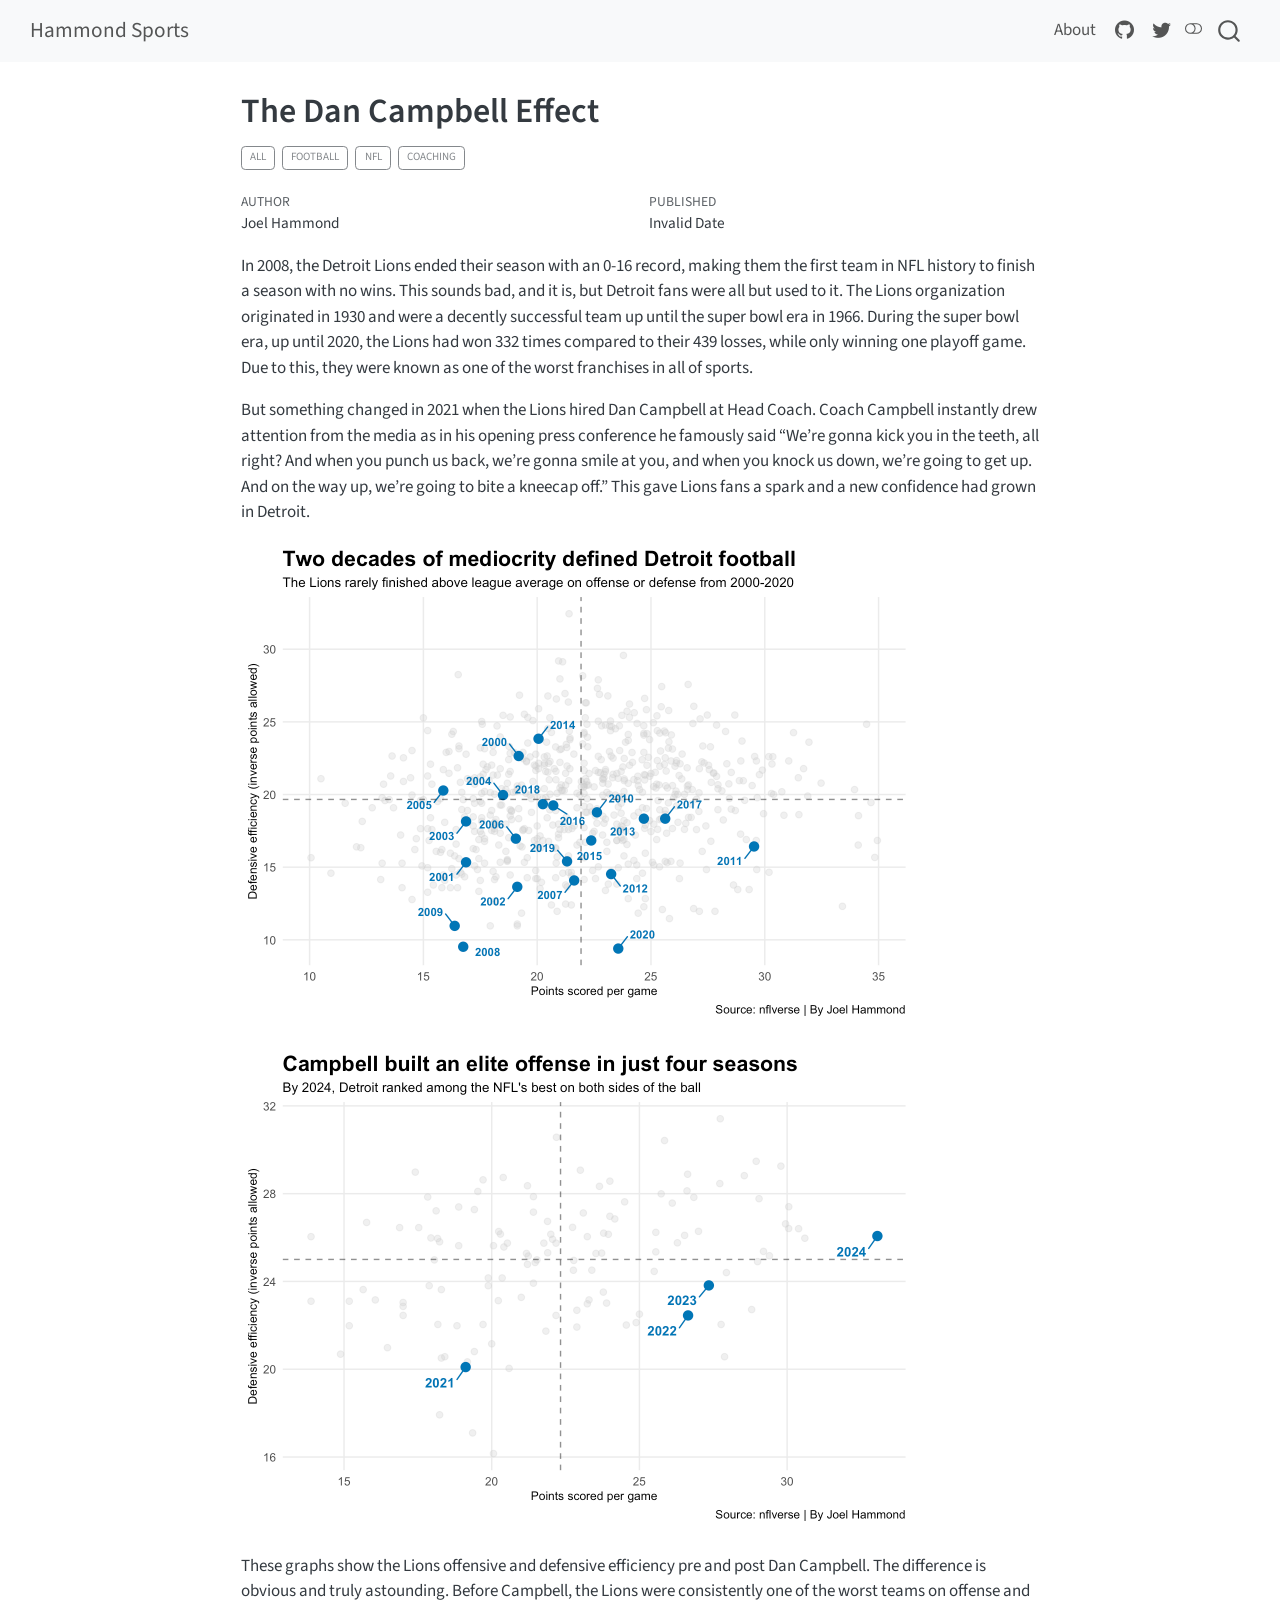
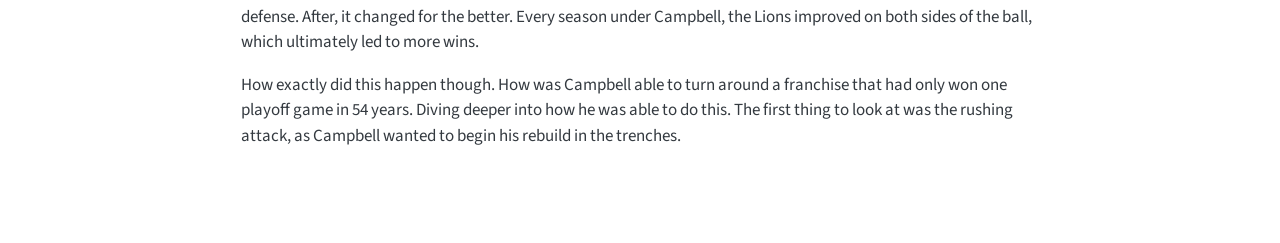
<file: posts/dan-campbell-effect/index.html>
<!DOCTYPE html>
<html xmlns="http://www.w3.org/1999/xhtml" lang="en" xml:lang="en"><head>

<meta charset="utf-8">
<meta name="generator" content="quarto-1.5.57">

<meta name="viewport" content="width=device-width, initial-scale=1.0, user-scalable=yes">

<meta name="author" content="Joel Hammond">

<title>The Dan Campbell Effect – Hammond Sports</title>
<style>
code{white-space: pre-wrap;}
span.smallcaps{font-variant: small-caps;}
div.columns{display: flex; gap: min(4vw, 1.5em);}
div.column{flex: auto; overflow-x: auto;}
div.hanging-indent{margin-left: 1.5em; text-indent: -1.5em;}
ul.task-list{list-style: none;}
ul.task-list li input[type="checkbox"] {
  width: 0.8em;
  margin: 0 0.8em 0.2em -1em; /* quarto-specific, see https://github.com/quarto-dev/quarto-cli/issues/4556 */ 
  vertical-align: middle;
}
</style>


<script src="../../site_libs/quarto-nav/quarto-nav.js"></script>
<script src="../../site_libs/quarto-nav/headroom.min.js"></script>
<script src="../../site_libs/clipboard/clipboard.min.js"></script>
<script src="../../site_libs/quarto-search/autocomplete.umd.js"></script>
<script src="../../site_libs/quarto-search/fuse.min.js"></script>
<script src="../../site_libs/quarto-search/quarto-search.js"></script>
<meta name="quarto:offset" content="../../">
<link href="../../logo.png" rel="icon" type="image/png">
<script src="../../site_libs/quarto-html/quarto.js"></script>
<script src="../../site_libs/quarto-html/popper.min.js"></script>
<script src="../../site_libs/quarto-html/tippy.umd.min.js"></script>
<script src="../../site_libs/quarto-html/anchor.min.js"></script>
<link href="../../site_libs/quarto-html/tippy.css" rel="stylesheet">
<link href="../../site_libs/quarto-html/quarto-syntax-highlighting.css" rel="stylesheet" class="quarto-color-scheme" id="quarto-text-highlighting-styles">
<link href="../../site_libs/quarto-html/quarto-syntax-highlighting-dark.css" rel="prefetch" class="quarto-color-scheme quarto-color-alternate" id="quarto-text-highlighting-styles">
<script src="../../site_libs/bootstrap/bootstrap.min.js"></script>
<link href="../../site_libs/bootstrap/bootstrap-icons.css" rel="stylesheet">
<link href="../../site_libs/bootstrap/bootstrap.min.css" rel="stylesheet" class="quarto-color-scheme" id="quarto-bootstrap" data-mode="light">
<link href="../../site_libs/bootstrap/bootstrap-dark.min.css" rel="prefetch" class="quarto-color-scheme quarto-color-alternate" id="quarto-bootstrap" data-mode="light">
<script id="quarto-search-options" type="application/json">{
  "location": "navbar",
  "copy-button": false,
  "collapse-after": 3,
  "panel-placement": "end",
  "type": "overlay",
  "limit": 50,
  "keyboard-shortcut": [
    "f",
    "/",
    "s"
  ],
  "show-item-context": false,
  "language": {
    "search-no-results-text": "No results",
    "search-matching-documents-text": "matching documents",
    "search-copy-link-title": "Copy link to search",
    "search-hide-matches-text": "Hide additional matches",
    "search-more-match-text": "more match in this document",
    "search-more-matches-text": "more matches in this document",
    "search-clear-button-title": "Clear",
    "search-text-placeholder": "",
    "search-detached-cancel-button-title": "Cancel",
    "search-submit-button-title": "Submit",
    "search-label": "Search"
  }
}</script>


<link rel="stylesheet" href="../../styles.css">
</head>

<body class="nav-fixed fullcontent">

<div id="quarto-search-results"></div>
  <header id="quarto-header" class="headroom fixed-top">
    <nav class="navbar navbar-expand-lg " data-bs-theme="dark">
      <div class="navbar-container container-fluid">
      <div class="navbar-brand-container mx-auto">
    <a class="navbar-brand" href="../../index.html">
    <span class="navbar-title">Hammond Sports</span>
    </a>
  </div>
            <div id="quarto-search" class="" title="Search"></div>
          <button class="navbar-toggler" type="button" data-bs-toggle="collapse" data-bs-target="#navbarCollapse" aria-controls="navbarCollapse" role="menu" aria-expanded="false" aria-label="Toggle navigation" onclick="if (window.quartoToggleHeadroom) { window.quartoToggleHeadroom(); }">
  <span class="navbar-toggler-icon"></span>
</button>
          <div class="collapse navbar-collapse" id="navbarCollapse">
            <ul class="navbar-nav navbar-nav-scroll ms-auto">
  <li class="nav-item">
    <a class="nav-link" href="../../about.html"> 
<span class="menu-text">About</span></a>
  </li>  
  <li class="nav-item compact">
    <a class="nav-link" href="https://github.com/JoelHammond1"> <i class="bi bi-github" role="img">
</i> 
<span class="menu-text"></span></a>
  </li>  
  <li class="nav-item compact">
    <a class="nav-link" href="https://x.com/GBR_GoBigRed"> <i class="bi bi-twitter" role="img">
</i> 
<span class="menu-text"></span></a>
  </li>  
</ul>
          </div> <!-- /navcollapse -->
            <div class="quarto-navbar-tools">
  <a href="" class="quarto-color-scheme-toggle quarto-navigation-tool  px-1" onclick="window.quartoToggleColorScheme(); return false;" title="Toggle dark mode"><i class="bi"></i></a>
</div>
      </div> <!-- /container-fluid -->
    </nav>
</header>
<!-- content -->
<div id="quarto-content" class="quarto-container page-columns page-rows-contents page-layout-article page-navbar">
<!-- sidebar -->
<!-- margin-sidebar -->
    
<!-- main -->
<main class="content" id="quarto-document-content">

<header id="title-block-header" class="quarto-title-block default">
<div class="quarto-title">
<h1 class="title">The Dan Campbell Effect</h1>
  <div class="quarto-categories">
    <div class="quarto-category">All</div>
    <div class="quarto-category">Football</div>
    <div class="quarto-category">NFL</div>
    <div class="quarto-category">Coaching</div>
  </div>
  </div>



<div class="quarto-title-meta">

    <div>
    <div class="quarto-title-meta-heading">Author</div>
    <div class="quarto-title-meta-contents">
             <p>Joel Hammond </p>
          </div>
  </div>
    
    <div>
    <div class="quarto-title-meta-heading">Published</div>
    <div class="quarto-title-meta-contents">
      <p class="date">Invalid Date</p>
    </div>
  </div>
  
    
  </div>
  


</header>


<p>In 2008, the Detroit Lions ended their season with an 0-16 record, making them the first team in NFL history to finish a season with no wins. This sounds bad, and it is, but Detroit fans were all but used to it. The Lions organization originated in 1930 and were a decently successful team up until the super bowl era in 1966. During the super bowl era, up until 2020, the Lions had won 332 times compared to their 439 losses, while only winning one playoff game. Due to this, they were known as one of the worst franchises in all of sports.</p>
<p>But something changed in 2021 when the Lions hired Dan Campbell at Head Coach. Coach Campbell instantly drew attention from the media as in his opening press conference he famously said “We’re gonna kick you in the teeth, all right? And when you punch us back, we’re gonna smile at you, and when you knock us down, we’re going to get up. And on the way up, we’re going to bite a kneecap off.” This gave Lions fans a spark and a new confidence had grown in Detroit.</p>
<div class="cell">
<div class="cell-output-display">
<div>
<figure class="figure">
<p><img src="index_files/figure-html/unnamed-chunk-1-1.png" class="img-fluid figure-img" width="672"></p>
</figure>
</div>
</div>
<div class="cell-output-display">
<div>
<figure class="figure">
<p><img src="index_files/figure-html/unnamed-chunk-1-2.png" class="img-fluid figure-img" width="672"></p>
</figure>
</div>
</div>
</div>
<p>These graphs show the Lions offensive and defensive efficiency pre and post Dan Campbell. The difference is obvious and truly astounding. Before Campbell, the Lions were consistently one of the worst teams on offense and defense. After, it changed for the better. Every season under Campbell, the Lions improved on both sides of the ball, which ultimately led to more wins.</p>
<p>How exactly did this happen though. How was Campbell able to turn around a franchise that had only won one playoff game in 54 years. Diving deeper into how he was able to do this. The first thing to look at was the rushing attack, as Campbell wanted to begin his rebuild in the trenches.</p>



</main> <!-- /main -->
<script id="quarto-html-after-body" type="application/javascript">
window.document.addEventListener("DOMContentLoaded", function (event) {
  const toggleBodyColorMode = (bsSheetEl) => {
    const mode = bsSheetEl.getAttribute("data-mode");
    const bodyEl = window.document.querySelector("body");
    if (mode === "dark") {
      bodyEl.classList.add("quarto-dark");
      bodyEl.classList.remove("quarto-light");
    } else {
      bodyEl.classList.add("quarto-light");
      bodyEl.classList.remove("quarto-dark");
    }
  }
  const toggleBodyColorPrimary = () => {
    const bsSheetEl = window.document.querySelector("link#quarto-bootstrap");
    if (bsSheetEl) {
      toggleBodyColorMode(bsSheetEl);
    }
  }
  toggleBodyColorPrimary();  
  const disableStylesheet = (stylesheets) => {
    for (let i=0; i < stylesheets.length; i++) {
      const stylesheet = stylesheets[i];
      stylesheet.rel = 'prefetch';
    }
  }
  const enableStylesheet = (stylesheets) => {
    for (let i=0; i < stylesheets.length; i++) {
      const stylesheet = stylesheets[i];
      stylesheet.rel = 'stylesheet';
    }
  }
  const manageTransitions = (selector, allowTransitions) => {
    const els = window.document.querySelectorAll(selector);
    for (let i=0; i < els.length; i++) {
      const el = els[i];
      if (allowTransitions) {
        el.classList.remove('notransition');
      } else {
        el.classList.add('notransition');
      }
    }
  }
  const toggleGiscusIfUsed = (isAlternate, darkModeDefault) => {
    const baseTheme = document.querySelector('#giscus-base-theme')?.value ?? 'light';
    const alternateTheme = document.querySelector('#giscus-alt-theme')?.value ?? 'dark';
    let newTheme = '';
    if(darkModeDefault) {
      newTheme = isAlternate ? baseTheme : alternateTheme;
    } else {
      newTheme = isAlternate ? alternateTheme : baseTheme;
    }
    const changeGiscusTheme = () => {
      // From: https://github.com/giscus/giscus/issues/336
      const sendMessage = (message) => {
        const iframe = document.querySelector('iframe.giscus-frame');
        if (!iframe) return;
        iframe.contentWindow.postMessage({ giscus: message }, 'https://giscus.app');
      }
      sendMessage({
        setConfig: {
          theme: newTheme
        }
      });
    }
    const isGiscussLoaded = window.document.querySelector('iframe.giscus-frame') !== null;
    if (isGiscussLoaded) {
      changeGiscusTheme();
    }
  }
  const toggleColorMode = (alternate) => {
    // Switch the stylesheets
    const alternateStylesheets = window.document.querySelectorAll('link.quarto-color-scheme.quarto-color-alternate');
    manageTransitions('#quarto-margin-sidebar .nav-link', false);
    if (alternate) {
      enableStylesheet(alternateStylesheets);
      for (const sheetNode of alternateStylesheets) {
        if (sheetNode.id === "quarto-bootstrap") {
          toggleBodyColorMode(sheetNode);
        }
      }
    } else {
      disableStylesheet(alternateStylesheets);
      toggleBodyColorPrimary();
    }
    manageTransitions('#quarto-margin-sidebar .nav-link', true);
    // Switch the toggles
    const toggles = window.document.querySelectorAll('.quarto-color-scheme-toggle');
    for (let i=0; i < toggles.length; i++) {
      const toggle = toggles[i];
      if (toggle) {
        if (alternate) {
          toggle.classList.add("alternate");     
        } else {
          toggle.classList.remove("alternate");
        }
      }
    }
    // Hack to workaround the fact that safari doesn't
    // properly recolor the scrollbar when toggling (#1455)
    if (navigator.userAgent.indexOf('Safari') > 0 && navigator.userAgent.indexOf('Chrome') == -1) {
      manageTransitions("body", false);
      window.scrollTo(0, 1);
      setTimeout(() => {
        window.scrollTo(0, 0);
        manageTransitions("body", true);
      }, 40);  
    }
  }
  const isFileUrl = () => { 
    return window.location.protocol === 'file:';
  }
  const hasAlternateSentinel = () => {  
    let styleSentinel = getColorSchemeSentinel();
    if (styleSentinel !== null) {
      return styleSentinel === "alternate";
    } else {
      return false;
    }
  }
  const setStyleSentinel = (alternate) => {
    const value = alternate ? "alternate" : "default";
    if (!isFileUrl()) {
      window.localStorage.setItem("quarto-color-scheme", value);
    } else {
      localAlternateSentinel = value;
    }
  }
  const getColorSchemeSentinel = () => {
    if (!isFileUrl()) {
      const storageValue = window.localStorage.getItem("quarto-color-scheme");
      return storageValue != null ? storageValue : localAlternateSentinel;
    } else {
      return localAlternateSentinel;
    }
  }
  const darkModeDefault = false;
  let localAlternateSentinel = darkModeDefault ? 'alternate' : 'default';
  // Dark / light mode switch
  window.quartoToggleColorScheme = () => {
    // Read the current dark / light value 
    let toAlternate = !hasAlternateSentinel();
    toggleColorMode(toAlternate);
    setStyleSentinel(toAlternate);
    toggleGiscusIfUsed(toAlternate, darkModeDefault);
  };
  // Ensure there is a toggle, if there isn't float one in the top right
  if (window.document.querySelector('.quarto-color-scheme-toggle') === null) {
    const a = window.document.createElement('a');
    a.classList.add('top-right');
    a.classList.add('quarto-color-scheme-toggle');
    a.href = "";
    a.onclick = function() { try { window.quartoToggleColorScheme(); } catch {} return false; };
    const i = window.document.createElement("i");
    i.classList.add('bi');
    a.appendChild(i);
    window.document.body.appendChild(a);
  }
  // Switch to dark mode if need be
  if (hasAlternateSentinel()) {
    toggleColorMode(true);
  } else {
    toggleColorMode(false);
  }
  const icon = "";
  const anchorJS = new window.AnchorJS();
  anchorJS.options = {
    placement: 'right',
    icon: icon
  };
  anchorJS.add('.anchored');
  const isCodeAnnotation = (el) => {
    for (const clz of el.classList) {
      if (clz.startsWith('code-annotation-')) {                     
        return true;
      }
    }
    return false;
  }
  const onCopySuccess = function(e) {
    // button target
    const button = e.trigger;
    // don't keep focus
    button.blur();
    // flash "checked"
    button.classList.add('code-copy-button-checked');
    var currentTitle = button.getAttribute("title");
    button.setAttribute("title", "Copied!");
    let tooltip;
    if (window.bootstrap) {
      button.setAttribute("data-bs-toggle", "tooltip");
      button.setAttribute("data-bs-placement", "left");
      button.setAttribute("data-bs-title", "Copied!");
      tooltip = new bootstrap.Tooltip(button, 
        { trigger: "manual", 
          customClass: "code-copy-button-tooltip",
          offset: [0, -8]});
      tooltip.show();    
    }
    setTimeout(function() {
      if (tooltip) {
        tooltip.hide();
        button.removeAttribute("data-bs-title");
        button.removeAttribute("data-bs-toggle");
        button.removeAttribute("data-bs-placement");
      }
      button.setAttribute("title", currentTitle);
      button.classList.remove('code-copy-button-checked');
    }, 1000);
    // clear code selection
    e.clearSelection();
  }
  const getTextToCopy = function(trigger) {
      const codeEl = trigger.previousElementSibling.cloneNode(true);
      for (const childEl of codeEl.children) {
        if (isCodeAnnotation(childEl)) {
          childEl.remove();
        }
      }
      return codeEl.innerText;
  }
  const clipboard = new window.ClipboardJS('.code-copy-button:not([data-in-quarto-modal])', {
    text: getTextToCopy
  });
  clipboard.on('success', onCopySuccess);
  if (window.document.getElementById('quarto-embedded-source-code-modal')) {
    // For code content inside modals, clipBoardJS needs to be initialized with a container option
    // TODO: Check when it could be a function (https://github.com/zenorocha/clipboard.js/issues/860)
    const clipboardModal = new window.ClipboardJS('.code-copy-button[data-in-quarto-modal]', {
      text: getTextToCopy,
      container: window.document.getElementById('quarto-embedded-source-code-modal')
    });
    clipboardModal.on('success', onCopySuccess);
  }
    var localhostRegex = new RegExp(/^(?:http|https):\/\/localhost\:?[0-9]*\//);
    var mailtoRegex = new RegExp(/^mailto:/);
      var filterRegex = new RegExp('/' + window.location.host + '/');
    var isInternal = (href) => {
        return filterRegex.test(href) || localhostRegex.test(href) || mailtoRegex.test(href);
    }
    // Inspect non-navigation links and adorn them if external
 	var links = window.document.querySelectorAll('a[href]:not(.nav-link):not(.navbar-brand):not(.toc-action):not(.sidebar-link):not(.sidebar-item-toggle):not(.pagination-link):not(.no-external):not([aria-hidden]):not(.dropdown-item):not(.quarto-navigation-tool):not(.about-link)');
    for (var i=0; i<links.length; i++) {
      const link = links[i];
      if (!isInternal(link.href)) {
        // undo the damage that might have been done by quarto-nav.js in the case of
        // links that we want to consider external
        if (link.dataset.originalHref !== undefined) {
          link.href = link.dataset.originalHref;
        }
      }
    }
  function tippyHover(el, contentFn, onTriggerFn, onUntriggerFn) {
    const config = {
      allowHTML: true,
      maxWidth: 500,
      delay: 100,
      arrow: false,
      appendTo: function(el) {
          return el.parentElement;
      },
      interactive: true,
      interactiveBorder: 10,
      theme: 'quarto',
      placement: 'bottom-start',
    };
    if (contentFn) {
      config.content = contentFn;
    }
    if (onTriggerFn) {
      config.onTrigger = onTriggerFn;
    }
    if (onUntriggerFn) {
      config.onUntrigger = onUntriggerFn;
    }
    window.tippy(el, config); 
  }
  const noterefs = window.document.querySelectorAll('a[role="doc-noteref"]');
  for (var i=0; i<noterefs.length; i++) {
    const ref = noterefs[i];
    tippyHover(ref, function() {
      // use id or data attribute instead here
      let href = ref.getAttribute('data-footnote-href') || ref.getAttribute('href');
      try { href = new URL(href).hash; } catch {}
      const id = href.replace(/^#\/?/, "");
      const note = window.document.getElementById(id);
      if (note) {
        return note.innerHTML;
      } else {
        return "";
      }
    });
  }
  const xrefs = window.document.querySelectorAll('a.quarto-xref');
  const processXRef = (id, note) => {
    // Strip column container classes
    const stripColumnClz = (el) => {
      el.classList.remove("page-full", "page-columns");
      if (el.children) {
        for (const child of el.children) {
          stripColumnClz(child);
        }
      }
    }
    stripColumnClz(note)
    if (id === null || id.startsWith('sec-')) {
      // Special case sections, only their first couple elements
      const container = document.createElement("div");
      if (note.children && note.children.length > 2) {
        container.appendChild(note.children[0].cloneNode(true));
        for (let i = 1; i < note.children.length; i++) {
          const child = note.children[i];
          if (child.tagName === "P" && child.innerText === "") {
            continue;
          } else {
            container.appendChild(child.cloneNode(true));
            break;
          }
        }
        if (window.Quarto?.typesetMath) {
          window.Quarto.typesetMath(container);
        }
        return container.innerHTML
      } else {
        if (window.Quarto?.typesetMath) {
          window.Quarto.typesetMath(note);
        }
        return note.innerHTML;
      }
    } else {
      // Remove any anchor links if they are present
      const anchorLink = note.querySelector('a.anchorjs-link');
      if (anchorLink) {
        anchorLink.remove();
      }
      if (window.Quarto?.typesetMath) {
        window.Quarto.typesetMath(note);
      }
      // TODO in 1.5, we should make sure this works without a callout special case
      if (note.classList.contains("callout")) {
        return note.outerHTML;
      } else {
        return note.innerHTML;
      }
    }
  }
  for (var i=0; i<xrefs.length; i++) {
    const xref = xrefs[i];
    tippyHover(xref, undefined, function(instance) {
      instance.disable();
      let url = xref.getAttribute('href');
      let hash = undefined; 
      if (url.startsWith('#')) {
        hash = url;
      } else {
        try { hash = new URL(url).hash; } catch {}
      }
      if (hash) {
        const id = hash.replace(/^#\/?/, "");
        const note = window.document.getElementById(id);
        if (note !== null) {
          try {
            const html = processXRef(id, note.cloneNode(true));
            instance.setContent(html);
          } finally {
            instance.enable();
            instance.show();
          }
        } else {
          // See if we can fetch this
          fetch(url.split('#')[0])
          .then(res => res.text())
          .then(html => {
            const parser = new DOMParser();
            const htmlDoc = parser.parseFromString(html, "text/html");
            const note = htmlDoc.getElementById(id);
            if (note !== null) {
              const html = processXRef(id, note);
              instance.setContent(html);
            } 
          }).finally(() => {
            instance.enable();
            instance.show();
          });
        }
      } else {
        // See if we can fetch a full url (with no hash to target)
        // This is a special case and we should probably do some content thinning / targeting
        fetch(url)
        .then(res => res.text())
        .then(html => {
          const parser = new DOMParser();
          const htmlDoc = parser.parseFromString(html, "text/html");
          const note = htmlDoc.querySelector('main.content');
          if (note !== null) {
            // This should only happen for chapter cross references
            // (since there is no id in the URL)
            // remove the first header
            if (note.children.length > 0 && note.children[0].tagName === "HEADER") {
              note.children[0].remove();
            }
            const html = processXRef(null, note);
            instance.setContent(html);
          } 
        }).finally(() => {
          instance.enable();
          instance.show();
        });
      }
    }, function(instance) {
    });
  }
      let selectedAnnoteEl;
      const selectorForAnnotation = ( cell, annotation) => {
        let cellAttr = 'data-code-cell="' + cell + '"';
        let lineAttr = 'data-code-annotation="' +  annotation + '"';
        const selector = 'span[' + cellAttr + '][' + lineAttr + ']';
        return selector;
      }
      const selectCodeLines = (annoteEl) => {
        const doc = window.document;
        const targetCell = annoteEl.getAttribute("data-target-cell");
        const targetAnnotation = annoteEl.getAttribute("data-target-annotation");
        const annoteSpan = window.document.querySelector(selectorForAnnotation(targetCell, targetAnnotation));
        const lines = annoteSpan.getAttribute("data-code-lines").split(",");
        const lineIds = lines.map((line) => {
          return targetCell + "-" + line;
        })
        let top = null;
        let height = null;
        let parent = null;
        if (lineIds.length > 0) {
            //compute the position of the single el (top and bottom and make a div)
            const el = window.document.getElementById(lineIds[0]);
            top = el.offsetTop;
            height = el.offsetHeight;
            parent = el.parentElement.parentElement;
          if (lineIds.length > 1) {
            const lastEl = window.document.getElementById(lineIds[lineIds.length - 1]);
            const bottom = lastEl.offsetTop + lastEl.offsetHeight;
            height = bottom - top;
          }
          if (top !== null && height !== null && parent !== null) {
            // cook up a div (if necessary) and position it 
            let div = window.document.getElementById("code-annotation-line-highlight");
            if (div === null) {
              div = window.document.createElement("div");
              div.setAttribute("id", "code-annotation-line-highlight");
              div.style.position = 'absolute';
              parent.appendChild(div);
            }
            div.style.top = top - 2 + "px";
            div.style.height = height + 4 + "px";
            div.style.left = 0;
            let gutterDiv = window.document.getElementById("code-annotation-line-highlight-gutter");
            if (gutterDiv === null) {
              gutterDiv = window.document.createElement("div");
              gutterDiv.setAttribute("id", "code-annotation-line-highlight-gutter");
              gutterDiv.style.position = 'absolute';
              const codeCell = window.document.getElementById(targetCell);
              const gutter = codeCell.querySelector('.code-annotation-gutter');
              gutter.appendChild(gutterDiv);
            }
            gutterDiv.style.top = top - 2 + "px";
            gutterDiv.style.height = height + 4 + "px";
          }
          selectedAnnoteEl = annoteEl;
        }
      };
      const unselectCodeLines = () => {
        const elementsIds = ["code-annotation-line-highlight", "code-annotation-line-highlight-gutter"];
        elementsIds.forEach((elId) => {
          const div = window.document.getElementById(elId);
          if (div) {
            div.remove();
          }
        });
        selectedAnnoteEl = undefined;
      };
        // Handle positioning of the toggle
    window.addEventListener(
      "resize",
      throttle(() => {
        elRect = undefined;
        if (selectedAnnoteEl) {
          selectCodeLines(selectedAnnoteEl);
        }
      }, 10)
    );
    function throttle(fn, ms) {
    let throttle = false;
    let timer;
      return (...args) => {
        if(!throttle) { // first call gets through
            fn.apply(this, args);
            throttle = true;
        } else { // all the others get throttled
            if(timer) clearTimeout(timer); // cancel #2
            timer = setTimeout(() => {
              fn.apply(this, args);
              timer = throttle = false;
            }, ms);
        }
      };
    }
      // Attach click handler to the DT
      const annoteDls = window.document.querySelectorAll('dt[data-target-cell]');
      for (const annoteDlNode of annoteDls) {
        annoteDlNode.addEventListener('click', (event) => {
          const clickedEl = event.target;
          if (clickedEl !== selectedAnnoteEl) {
            unselectCodeLines();
            const activeEl = window.document.querySelector('dt[data-target-cell].code-annotation-active');
            if (activeEl) {
              activeEl.classList.remove('code-annotation-active');
            }
            selectCodeLines(clickedEl);
            clickedEl.classList.add('code-annotation-active');
          } else {
            // Unselect the line
            unselectCodeLines();
            clickedEl.classList.remove('code-annotation-active');
          }
        });
      }
  const findCites = (el) => {
    const parentEl = el.parentElement;
    if (parentEl) {
      const cites = parentEl.dataset.cites;
      if (cites) {
        return {
          el,
          cites: cites.split(' ')
        };
      } else {
        return findCites(el.parentElement)
      }
    } else {
      return undefined;
    }
  };
  var bibliorefs = window.document.querySelectorAll('a[role="doc-biblioref"]');
  for (var i=0; i<bibliorefs.length; i++) {
    const ref = bibliorefs[i];
    const citeInfo = findCites(ref);
    if (citeInfo) {
      tippyHover(citeInfo.el, function() {
        var popup = window.document.createElement('div');
        citeInfo.cites.forEach(function(cite) {
          var citeDiv = window.document.createElement('div');
          citeDiv.classList.add('hanging-indent');
          citeDiv.classList.add('csl-entry');
          var biblioDiv = window.document.getElementById('ref-' + cite);
          if (biblioDiv) {
            citeDiv.innerHTML = biblioDiv.innerHTML;
          }
          popup.appendChild(citeDiv);
        });
        return popup.innerHTML;
      });
    }
  }
});
</script>
</div> <!-- /content -->




</body></html>
</file>
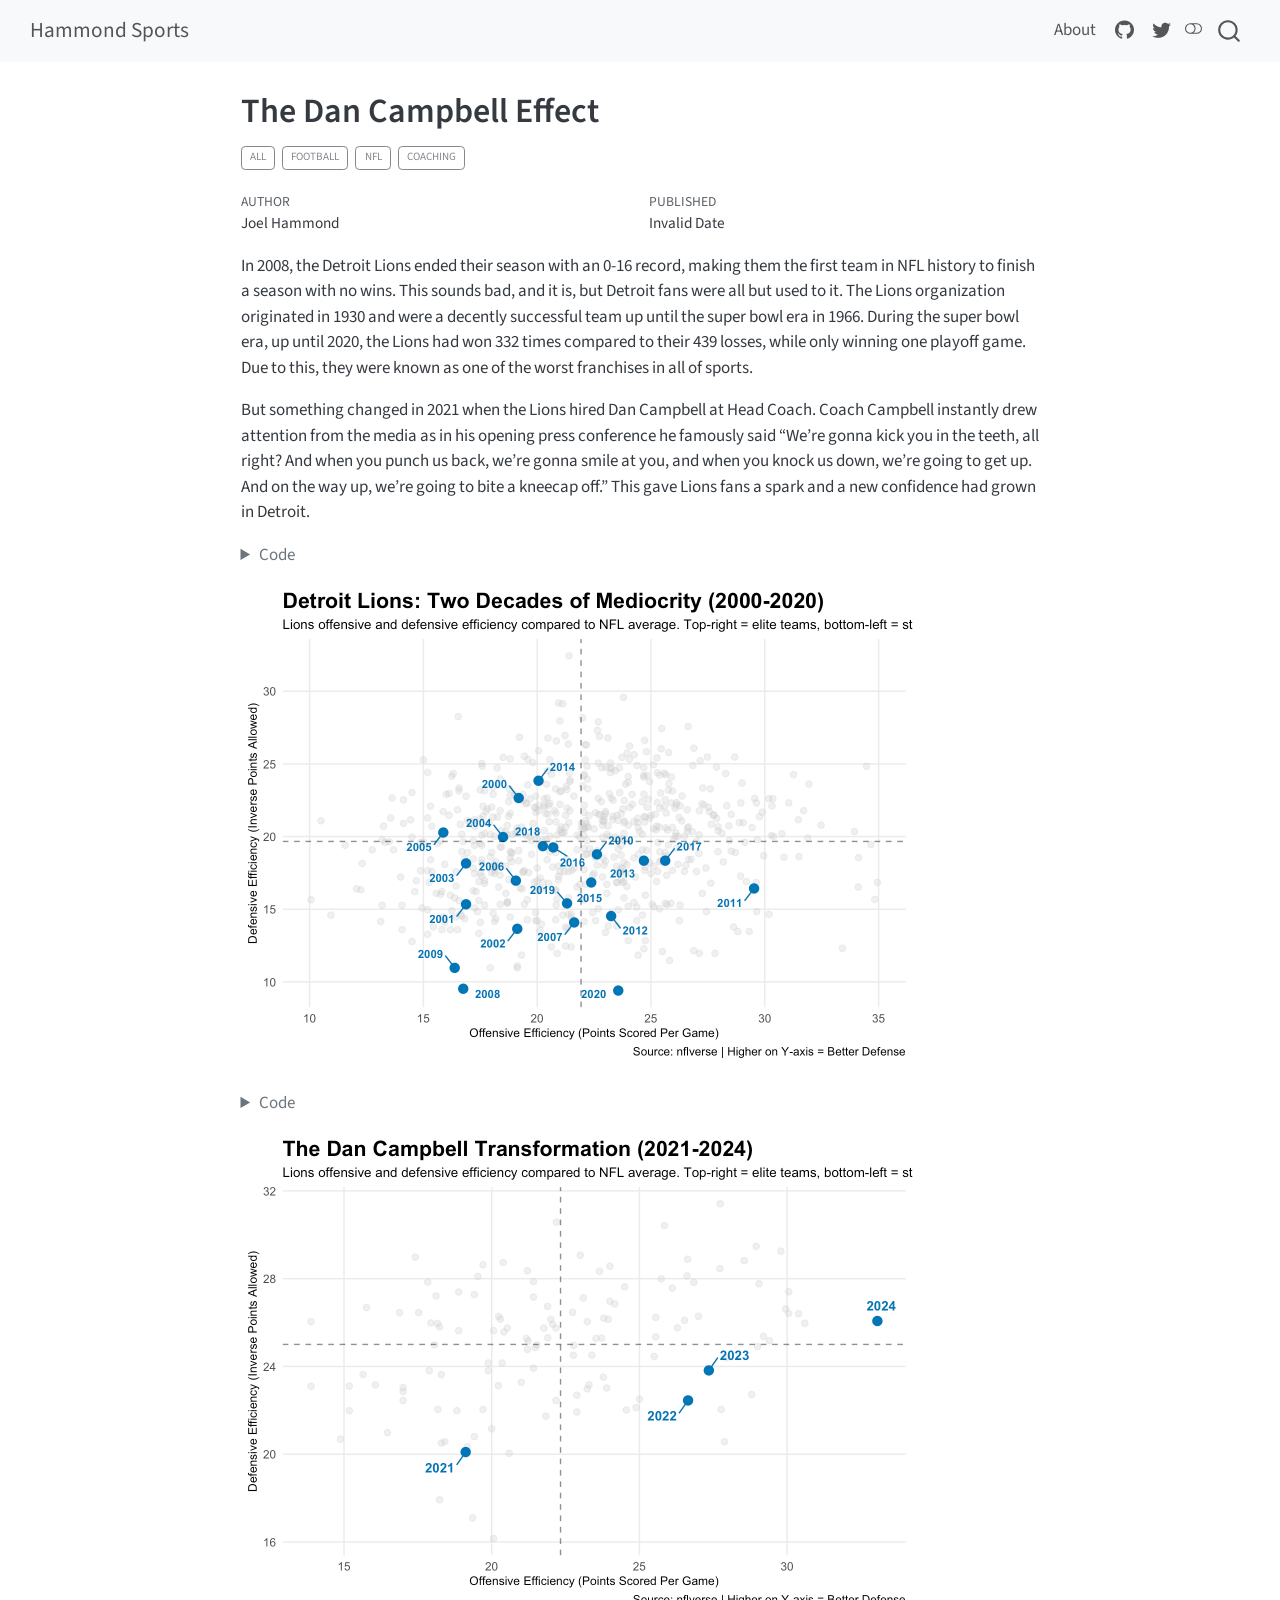
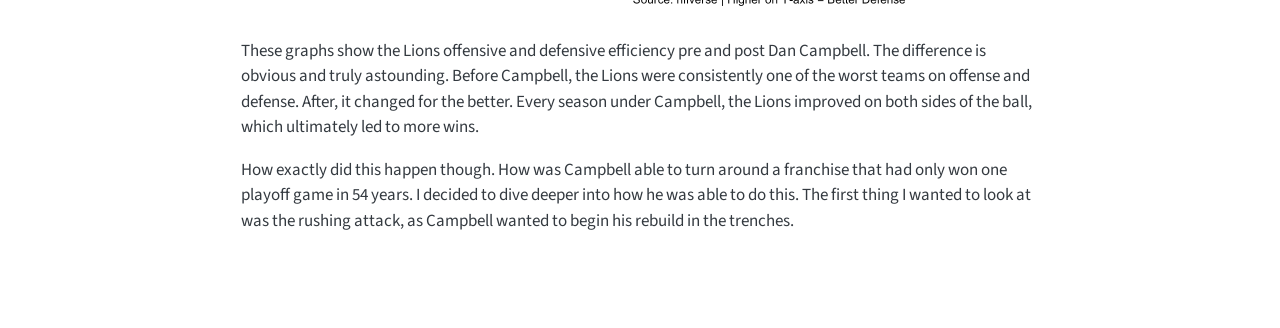
<file: posts/DetroitLions/index.html>
<!DOCTYPE html>
<html xmlns="http://www.w3.org/1999/xhtml" lang="en" xml:lang="en"><head>

<meta charset="utf-8">
<meta name="generator" content="quarto-1.5.57">

<meta name="viewport" content="width=device-width, initial-scale=1.0, user-scalable=yes">

<meta name="author" content="Joel Hammond">

<title>The Dan Campbell Effect – Hammond Sports</title>
<style>
code{white-space: pre-wrap;}
span.smallcaps{font-variant: small-caps;}
div.columns{display: flex; gap: min(4vw, 1.5em);}
div.column{flex: auto; overflow-x: auto;}
div.hanging-indent{margin-left: 1.5em; text-indent: -1.5em;}
ul.task-list{list-style: none;}
ul.task-list li input[type="checkbox"] {
  width: 0.8em;
  margin: 0 0.8em 0.2em -1em; /* quarto-specific, see https://github.com/quarto-dev/quarto-cli/issues/4556 */ 
  vertical-align: middle;
}
/* CSS for syntax highlighting */
pre > code.sourceCode { white-space: pre; position: relative; }
pre > code.sourceCode > span { line-height: 1.25; }
pre > code.sourceCode > span:empty { height: 1.2em; }
.sourceCode { overflow: visible; }
code.sourceCode > span { color: inherit; text-decoration: inherit; }
div.sourceCode { margin: 1em 0; }
pre.sourceCode { margin: 0; }
@media screen {
div.sourceCode { overflow: auto; }
}
@media print {
pre > code.sourceCode { white-space: pre-wrap; }
pre > code.sourceCode > span { display: inline-block; text-indent: -5em; padding-left: 5em; }
}
pre.numberSource code
  { counter-reset: source-line 0; }
pre.numberSource code > span
  { position: relative; left: -4em; counter-increment: source-line; }
pre.numberSource code > span > a:first-child::before
  { content: counter(source-line);
    position: relative; left: -1em; text-align: right; vertical-align: baseline;
    border: none; display: inline-block;
    -webkit-touch-callout: none; -webkit-user-select: none;
    -khtml-user-select: none; -moz-user-select: none;
    -ms-user-select: none; user-select: none;
    padding: 0 4px; width: 4em;
  }
pre.numberSource { margin-left: 3em;  padding-left: 4px; }
div.sourceCode
  {   }
@media screen {
pre > code.sourceCode > span > a:first-child::before { text-decoration: underline; }
}
</style>


<script src="../../site_libs/quarto-nav/quarto-nav.js"></script>
<script src="../../site_libs/quarto-nav/headroom.min.js"></script>
<script src="../../site_libs/clipboard/clipboard.min.js"></script>
<script src="../../site_libs/quarto-search/autocomplete.umd.js"></script>
<script src="../../site_libs/quarto-search/fuse.min.js"></script>
<script src="../../site_libs/quarto-search/quarto-search.js"></script>
<meta name="quarto:offset" content="../../">
<link href="../../logo.png" rel="icon" type="image/png">
<script src="../../site_libs/quarto-html/quarto.js"></script>
<script src="../../site_libs/quarto-html/popper.min.js"></script>
<script src="../../site_libs/quarto-html/tippy.umd.min.js"></script>
<script src="../../site_libs/quarto-html/anchor.min.js"></script>
<link href="../../site_libs/quarto-html/tippy.css" rel="stylesheet">
<link href="../../site_libs/quarto-html/quarto-syntax-highlighting.css" rel="stylesheet" class="quarto-color-scheme" id="quarto-text-highlighting-styles">
<link href="../../site_libs/quarto-html/quarto-syntax-highlighting-dark.css" rel="prefetch" class="quarto-color-scheme quarto-color-alternate" id="quarto-text-highlighting-styles">
<script src="../../site_libs/bootstrap/bootstrap.min.js"></script>
<link href="../../site_libs/bootstrap/bootstrap-icons.css" rel="stylesheet">
<link href="../../site_libs/bootstrap/bootstrap.min.css" rel="stylesheet" class="quarto-color-scheme" id="quarto-bootstrap" data-mode="light">
<link href="../../site_libs/bootstrap/bootstrap-dark.min.css" rel="prefetch" class="quarto-color-scheme quarto-color-alternate" id="quarto-bootstrap" data-mode="light">
<script id="quarto-search-options" type="application/json">{
  "location": "navbar",
  "copy-button": false,
  "collapse-after": 3,
  "panel-placement": "end",
  "type": "overlay",
  "limit": 50,
  "keyboard-shortcut": [
    "f",
    "/",
    "s"
  ],
  "show-item-context": false,
  "language": {
    "search-no-results-text": "No results",
    "search-matching-documents-text": "matching documents",
    "search-copy-link-title": "Copy link to search",
    "search-hide-matches-text": "Hide additional matches",
    "search-more-match-text": "more match in this document",
    "search-more-matches-text": "more matches in this document",
    "search-clear-button-title": "Clear",
    "search-text-placeholder": "",
    "search-detached-cancel-button-title": "Cancel",
    "search-submit-button-title": "Submit",
    "search-label": "Search"
  }
}</script>


<link rel="stylesheet" href="../../styles.css">
</head>

<body class="nav-fixed fullcontent">

<div id="quarto-search-results"></div>
  <header id="quarto-header" class="headroom fixed-top">
    <nav class="navbar navbar-expand-lg " data-bs-theme="dark">
      <div class="navbar-container container-fluid">
      <div class="navbar-brand-container mx-auto">
    <a class="navbar-brand" href="../../index.html">
    <span class="navbar-title">Hammond Sports</span>
    </a>
  </div>
            <div id="quarto-search" class="" title="Search"></div>
          <button class="navbar-toggler" type="button" data-bs-toggle="collapse" data-bs-target="#navbarCollapse" aria-controls="navbarCollapse" role="menu" aria-expanded="false" aria-label="Toggle navigation" onclick="if (window.quartoToggleHeadroom) { window.quartoToggleHeadroom(); }">
  <span class="navbar-toggler-icon"></span>
</button>
          <div class="collapse navbar-collapse" id="navbarCollapse">
            <ul class="navbar-nav navbar-nav-scroll ms-auto">
  <li class="nav-item">
    <a class="nav-link" href="../../about.html"> 
<span class="menu-text">About</span></a>
  </li>  
  <li class="nav-item compact">
    <a class="nav-link" href="https://github.com/JoelHammond1"> <i class="bi bi-github" role="img">
</i> 
<span class="menu-text"></span></a>
  </li>  
  <li class="nav-item compact">
    <a class="nav-link" href="https://x.com/GBR_GoBigRed"> <i class="bi bi-twitter" role="img">
</i> 
<span class="menu-text"></span></a>
  </li>  
</ul>
          </div> <!-- /navcollapse -->
            <div class="quarto-navbar-tools">
  <a href="" class="quarto-color-scheme-toggle quarto-navigation-tool  px-1" onclick="window.quartoToggleColorScheme(); return false;" title="Toggle dark mode"><i class="bi"></i></a>
</div>
      </div> <!-- /container-fluid -->
    </nav>
</header>
<!-- content -->
<div id="quarto-content" class="quarto-container page-columns page-rows-contents page-layout-article page-navbar">
<!-- sidebar -->
<!-- margin-sidebar -->
    
<!-- main -->
<main class="content" id="quarto-document-content">

<header id="title-block-header" class="quarto-title-block default">
<div class="quarto-title">
<h1 class="title">The Dan Campbell Effect</h1>
  <div class="quarto-categories">
    <div class="quarto-category">All</div>
    <div class="quarto-category">Football</div>
    <div class="quarto-category">NFL</div>
    <div class="quarto-category">Coaching</div>
  </div>
  </div>



<div class="quarto-title-meta">

    <div>
    <div class="quarto-title-meta-heading">Author</div>
    <div class="quarto-title-meta-contents">
             <p>Joel Hammond </p>
          </div>
  </div>
    
    <div>
    <div class="quarto-title-meta-heading">Published</div>
    <div class="quarto-title-meta-contents">
      <p class="date">Invalid Date</p>
    </div>
  </div>
  
    
  </div>
  


</header>


<p>In 2008, the Detroit Lions ended their season with an 0-16 record, making them the first team in NFL history to finish a season with no wins. This sounds bad, and it is, but Detroit fans were all but used to it. The Lions organization originated in 1930 and were a decently successful team up until the super bowl era in 1966. During the super bowl era, up until 2020, the Lions had won 332 times compared to their 439 losses, while only winning one playoff game. Due to this, they were known as one of the worst franchises in all of sports.</p>
<p>But something changed in 2021 when the Lions hired Dan Campbell at Head Coach. Coach Campbell instantly drew attention from the media as in his opening press conference he famously said “We’re gonna kick you in the teeth, all right? And when you punch us back, we’re gonna smile at you, and when you knock us down, we’re going to get up. And on the way up, we’re going to bite a kneecap off.” This gave Lions fans a spark and a new confidence had grown in Detroit.</p>
<div class="cell">
<details class="code-fold">
<summary>Code</summary>
<div class="sourceCode cell-code" id="cb1"><pre class="sourceCode r code-with-copy"><code class="sourceCode r"><span id="cb1-1"><a href="#cb1-1" aria-hidden="true" tabindex="-1"></a><span class="co"># Function to calculate offensive and defensive efficiency</span></span>
<span id="cb1-2"><a href="#cb1-2" aria-hidden="true" tabindex="-1"></a>calculate_efficiency <span class="ot">&lt;-</span> <span class="cf">function</span>(schedules_data) {</span>
<span id="cb1-3"><a href="#cb1-3" aria-hidden="true" tabindex="-1"></a>  <span class="co"># Home team stats</span></span>
<span id="cb1-4"><a href="#cb1-4" aria-hidden="true" tabindex="-1"></a>  home_stats <span class="ot">&lt;-</span> schedules_data <span class="sc">|&gt;</span></span>
<span id="cb1-5"><a href="#cb1-5" aria-hidden="true" tabindex="-1"></a>    <span class="fu">select</span>(season, <span class="at">team =</span> home_team, </span>
<span id="cb1-6"><a href="#cb1-6" aria-hidden="true" tabindex="-1"></a>           <span class="at">points_scored =</span> home_score, </span>
<span id="cb1-7"><a href="#cb1-7" aria-hidden="true" tabindex="-1"></a>           <span class="at">points_allowed =</span> away_score) <span class="sc">|&gt;</span></span>
<span id="cb1-8"><a href="#cb1-8" aria-hidden="true" tabindex="-1"></a>    <span class="fu">filter</span>(<span class="sc">!</span><span class="fu">is.na</span>(points_scored))</span>
<span id="cb1-9"><a href="#cb1-9" aria-hidden="true" tabindex="-1"></a>  </span>
<span id="cb1-10"><a href="#cb1-10" aria-hidden="true" tabindex="-1"></a>  <span class="co"># Away team stats</span></span>
<span id="cb1-11"><a href="#cb1-11" aria-hidden="true" tabindex="-1"></a>  away_stats <span class="ot">&lt;-</span> schedules_data <span class="sc">|&gt;</span></span>
<span id="cb1-12"><a href="#cb1-12" aria-hidden="true" tabindex="-1"></a>    <span class="fu">select</span>(season, <span class="at">team =</span> away_team, </span>
<span id="cb1-13"><a href="#cb1-13" aria-hidden="true" tabindex="-1"></a>           <span class="at">points_scored =</span> away_score, </span>
<span id="cb1-14"><a href="#cb1-14" aria-hidden="true" tabindex="-1"></a>           <span class="at">points_allowed =</span> home_score) <span class="sc">|&gt;</span></span>
<span id="cb1-15"><a href="#cb1-15" aria-hidden="true" tabindex="-1"></a>    <span class="fu">filter</span>(<span class="sc">!</span><span class="fu">is.na</span>(points_scored))</span>
<span id="cb1-16"><a href="#cb1-16" aria-hidden="true" tabindex="-1"></a>  </span>
<span id="cb1-17"><a href="#cb1-17" aria-hidden="true" tabindex="-1"></a>  <span class="co"># Combine and calculate season averages</span></span>
<span id="cb1-18"><a href="#cb1-18" aria-hidden="true" tabindex="-1"></a>  combined_stats <span class="ot">&lt;-</span> <span class="fu">bind_rows</span>(home_stats, away_stats) <span class="sc">|&gt;</span></span>
<span id="cb1-19"><a href="#cb1-19" aria-hidden="true" tabindex="-1"></a>    <span class="fu">group_by</span>(season, team) <span class="sc">|&gt;</span></span>
<span id="cb1-20"><a href="#cb1-20" aria-hidden="true" tabindex="-1"></a>    <span class="fu">summarise</span>(</span>
<span id="cb1-21"><a href="#cb1-21" aria-hidden="true" tabindex="-1"></a>      <span class="at">offensive_efficiency =</span> <span class="fu">mean</span>(points_scored, <span class="at">na.rm =</span> <span class="cn">TRUE</span>),</span>
<span id="cb1-22"><a href="#cb1-22" aria-hidden="true" tabindex="-1"></a>      <span class="at">points_allowed =</span> <span class="fu">mean</span>(points_allowed, <span class="at">na.rm =</span> <span class="cn">TRUE</span>),</span>
<span id="cb1-23"><a href="#cb1-23" aria-hidden="true" tabindex="-1"></a>      <span class="at">.groups =</span> <span class="st">"drop"</span></span>
<span id="cb1-24"><a href="#cb1-24" aria-hidden="true" tabindex="-1"></a>    ) <span class="sc">|&gt;</span></span>
<span id="cb1-25"><a href="#cb1-25" aria-hidden="true" tabindex="-1"></a>    <span class="fu">mutate</span>(</span>
<span id="cb1-26"><a href="#cb1-26" aria-hidden="true" tabindex="-1"></a>      <span class="co"># Flip defensive efficiency: higher = better (inverse of points allowed)</span></span>
<span id="cb1-27"><a href="#cb1-27" aria-hidden="true" tabindex="-1"></a>      <span class="at">defensive_efficiency =</span> <span class="fu">max</span>(points_allowed) <span class="sc">-</span> points_allowed <span class="sc">+</span> <span class="fu">min</span>(points_allowed)</span>
<span id="cb1-28"><a href="#cb1-28" aria-hidden="true" tabindex="-1"></a>    )</span>
<span id="cb1-29"><a href="#cb1-29" aria-hidden="true" tabindex="-1"></a>  </span>
<span id="cb1-30"><a href="#cb1-30" aria-hidden="true" tabindex="-1"></a>  <span class="fu">return</span>(combined_stats)</span>
<span id="cb1-31"><a href="#cb1-31" aria-hidden="true" tabindex="-1"></a>}</span>
<span id="cb1-32"><a href="#cb1-32" aria-hidden="true" tabindex="-1"></a></span>
<span id="cb1-33"><a href="#cb1-33" aria-hidden="true" tabindex="-1"></a><span class="co"># Calculate for both eras</span></span>
<span id="cb1-34"><a href="#cb1-34" aria-hidden="true" tabindex="-1"></a>pre_campbell_stats <span class="ot">&lt;-</span> <span class="fu">calculate_efficiency</span>(pre_campbell)</span>
<span id="cb1-35"><a href="#cb1-35" aria-hidden="true" tabindex="-1"></a>campbell_stats <span class="ot">&lt;-</span> <span class="fu">calculate_efficiency</span>(campbell_era)</span>
<span id="cb1-36"><a href="#cb1-36" aria-hidden="true" tabindex="-1"></a></span>
<span id="cb1-37"><a href="#cb1-37" aria-hidden="true" tabindex="-1"></a><span class="co"># Create highlight datasets for Lions</span></span>
<span id="cb1-38"><a href="#cb1-38" aria-hidden="true" tabindex="-1"></a>lions_pre <span class="ot">&lt;-</span> pre_campbell_stats <span class="sc">|&gt;</span> <span class="fu">filter</span>(team <span class="sc">==</span> <span class="st">"DET"</span>)</span>
<span id="cb1-39"><a href="#cb1-39" aria-hidden="true" tabindex="-1"></a>lions_campbell <span class="ot">&lt;-</span> campbell_stats <span class="sc">|&gt;</span> <span class="fu">filter</span>(team <span class="sc">==</span> <span class="st">"DET"</span>)</span>
<span id="cb1-40"><a href="#cb1-40" aria-hidden="true" tabindex="-1"></a></span>
<span id="cb1-41"><a href="#cb1-41" aria-hidden="true" tabindex="-1"></a><span class="co"># Graph 1: Pre-Campbell Era (2000-2020)</span></span>
<span id="cb1-42"><a href="#cb1-42" aria-hidden="true" tabindex="-1"></a><span class="fu">ggplot</span>() <span class="sc">+</span></span>
<span id="cb1-43"><a href="#cb1-43" aria-hidden="true" tabindex="-1"></a>  <span class="fu">geom_point</span>(</span>
<span id="cb1-44"><a href="#cb1-44" aria-hidden="true" tabindex="-1"></a>    <span class="at">data =</span> pre_campbell_stats,</span>
<span id="cb1-45"><a href="#cb1-45" aria-hidden="true" tabindex="-1"></a>    <span class="fu">aes</span>(<span class="at">x =</span> offensive_efficiency, <span class="at">y =</span> defensive_efficiency),</span>
<span id="cb1-46"><a href="#cb1-46" aria-hidden="true" tabindex="-1"></a>    <span class="at">color =</span> <span class="st">"grey80"</span>,</span>
<span id="cb1-47"><a href="#cb1-47" aria-hidden="true" tabindex="-1"></a>    <span class="at">alpha =</span> <span class="fl">0.3</span>,</span>
<span id="cb1-48"><a href="#cb1-48" aria-hidden="true" tabindex="-1"></a>    <span class="at">size =</span> <span class="dv">2</span></span>
<span id="cb1-49"><a href="#cb1-49" aria-hidden="true" tabindex="-1"></a>  ) <span class="sc">+</span></span>
<span id="cb1-50"><a href="#cb1-50" aria-hidden="true" tabindex="-1"></a>  <span class="fu">geom_point</span>(</span>
<span id="cb1-51"><a href="#cb1-51" aria-hidden="true" tabindex="-1"></a>    <span class="at">data =</span> lions_pre,</span>
<span id="cb1-52"><a href="#cb1-52" aria-hidden="true" tabindex="-1"></a>    <span class="fu">aes</span>(<span class="at">x =</span> offensive_efficiency, <span class="at">y =</span> defensive_efficiency),</span>
<span id="cb1-53"><a href="#cb1-53" aria-hidden="true" tabindex="-1"></a>    <span class="at">color =</span> <span class="st">"#0076B6"</span>,</span>
<span id="cb1-54"><a href="#cb1-54" aria-hidden="true" tabindex="-1"></a>    <span class="at">size =</span> <span class="dv">3</span></span>
<span id="cb1-55"><a href="#cb1-55" aria-hidden="true" tabindex="-1"></a>  ) <span class="sc">+</span></span>
<span id="cb1-56"><a href="#cb1-56" aria-hidden="true" tabindex="-1"></a>  <span class="fu">geom_text_repel</span>(</span>
<span id="cb1-57"><a href="#cb1-57" aria-hidden="true" tabindex="-1"></a>    <span class="at">data =</span> lions_pre,</span>
<span id="cb1-58"><a href="#cb1-58" aria-hidden="true" tabindex="-1"></a>    <span class="fu">aes</span>(<span class="at">x =</span> offensive_efficiency, <span class="at">y =</span> defensive_efficiency, <span class="at">label =</span> season),</span>
<span id="cb1-59"><a href="#cb1-59" aria-hidden="true" tabindex="-1"></a>    <span class="at">color =</span> <span class="st">"#0076B6"</span>,</span>
<span id="cb1-60"><a href="#cb1-60" aria-hidden="true" tabindex="-1"></a>    <span class="at">size =</span> <span class="dv">3</span>,</span>
<span id="cb1-61"><a href="#cb1-61" aria-hidden="true" tabindex="-1"></a>    <span class="at">fontface =</span> <span class="st">"bold"</span>,</span>
<span id="cb1-62"><a href="#cb1-62" aria-hidden="true" tabindex="-1"></a>    <span class="at">box.padding =</span> <span class="fl">0.5</span>,</span>
<span id="cb1-63"><a href="#cb1-63" aria-hidden="true" tabindex="-1"></a>    <span class="at">point.padding =</span> <span class="fl">0.3</span></span>
<span id="cb1-64"><a href="#cb1-64" aria-hidden="true" tabindex="-1"></a>  ) <span class="sc">+</span></span>
<span id="cb1-65"><a href="#cb1-65" aria-hidden="true" tabindex="-1"></a>  <span class="fu">geom_hline</span>(<span class="at">yintercept =</span> <span class="fu">mean</span>(pre_campbell_stats<span class="sc">$</span>defensive_efficiency), </span>
<span id="cb1-66"><a href="#cb1-66" aria-hidden="true" tabindex="-1"></a>             <span class="at">linetype =</span> <span class="st">"dashed"</span>, <span class="at">color =</span> <span class="st">"black"</span>, <span class="at">alpha =</span> <span class="fl">0.5</span>) <span class="sc">+</span></span>
<span id="cb1-67"><a href="#cb1-67" aria-hidden="true" tabindex="-1"></a>  <span class="fu">geom_vline</span>(<span class="at">xintercept =</span> <span class="fu">mean</span>(pre_campbell_stats<span class="sc">$</span>offensive_efficiency), </span>
<span id="cb1-68"><a href="#cb1-68" aria-hidden="true" tabindex="-1"></a>             <span class="at">linetype =</span> <span class="st">"dashed"</span>, <span class="at">color =</span> <span class="st">"black"</span>, <span class="at">alpha =</span> <span class="fl">0.5</span>) <span class="sc">+</span></span>
<span id="cb1-69"><a href="#cb1-69" aria-hidden="true" tabindex="-1"></a>  <span class="fu">labs</span>(</span>
<span id="cb1-70"><a href="#cb1-70" aria-hidden="true" tabindex="-1"></a>    <span class="at">title =</span> <span class="st">"Detroit Lions: Two Decades of Mediocrity (2000-2020)"</span>,</span>
<span id="cb1-71"><a href="#cb1-71" aria-hidden="true" tabindex="-1"></a>    <span class="at">subtitle =</span> <span class="st">"Lions offensive and defensive efficiency compared to NFL average. Top-right = elite teams, bottom-left = struggling teams."</span>,</span>
<span id="cb1-72"><a href="#cb1-72" aria-hidden="true" tabindex="-1"></a>    <span class="at">x =</span> <span class="st">"Offensive Efficiency (Points Scored Per Game)"</span>,</span>
<span id="cb1-73"><a href="#cb1-73" aria-hidden="true" tabindex="-1"></a>    <span class="at">y =</span> <span class="st">"Defensive Efficiency (Inverse Points Allowed)"</span>,</span>
<span id="cb1-74"><a href="#cb1-74" aria-hidden="true" tabindex="-1"></a>    <span class="at">caption =</span> <span class="st">"Source: nflverse | Higher on Y-axis = Better Defense"</span></span>
<span id="cb1-75"><a href="#cb1-75" aria-hidden="true" tabindex="-1"></a>  ) <span class="sc">+</span></span>
<span id="cb1-76"><a href="#cb1-76" aria-hidden="true" tabindex="-1"></a>  <span class="fu">theme_minimal</span>() <span class="sc">+</span></span>
<span id="cb1-77"><a href="#cb1-77" aria-hidden="true" tabindex="-1"></a>  <span class="fu">theme</span>(</span>
<span id="cb1-78"><a href="#cb1-78" aria-hidden="true" tabindex="-1"></a>    <span class="at">plot.title =</span> <span class="fu">element_text</span>(<span class="at">size =</span> <span class="dv">16</span>, <span class="at">face =</span> <span class="st">"bold"</span>),</span>
<span id="cb1-79"><a href="#cb1-79" aria-hidden="true" tabindex="-1"></a>    <span class="at">plot.subtitle =</span> <span class="fu">element_text</span>(<span class="at">size =</span> <span class="dv">10</span>),</span>
<span id="cb1-80"><a href="#cb1-80" aria-hidden="true" tabindex="-1"></a>    <span class="at">axis.title =</span> <span class="fu">element_text</span>(<span class="at">size =</span> <span class="dv">9</span>),</span>
<span id="cb1-81"><a href="#cb1-81" aria-hidden="true" tabindex="-1"></a>    <span class="at">panel.grid.minor =</span> <span class="fu">element_blank</span>()</span>
<span id="cb1-82"><a href="#cb1-82" aria-hidden="true" tabindex="-1"></a>  )</span></code><button title="Copy to Clipboard" class="code-copy-button"><i class="bi"></i></button></pre></div>
</details>
<div class="cell-output-display">
<div>
<figure class="figure">
<p><img src="index_files/figure-html/unnamed-chunk-2-1.png" class="img-fluid figure-img" width="672"></p>
</figure>
</div>
</div>
<details class="code-fold">
<summary>Code</summary>
<div class="sourceCode cell-code" id="cb2"><pre class="sourceCode r code-with-copy"><code class="sourceCode r"><span id="cb2-1"><a href="#cb2-1" aria-hidden="true" tabindex="-1"></a><span class="co"># Graph 2: Campbell Era (2021-2024)</span></span>
<span id="cb2-2"><a href="#cb2-2" aria-hidden="true" tabindex="-1"></a><span class="fu">ggplot</span>() <span class="sc">+</span></span>
<span id="cb2-3"><a href="#cb2-3" aria-hidden="true" tabindex="-1"></a>  <span class="fu">geom_point</span>(</span>
<span id="cb2-4"><a href="#cb2-4" aria-hidden="true" tabindex="-1"></a>    <span class="at">data =</span> campbell_stats,</span>
<span id="cb2-5"><a href="#cb2-5" aria-hidden="true" tabindex="-1"></a>    <span class="fu">aes</span>(<span class="at">x =</span> offensive_efficiency, <span class="at">y =</span> defensive_efficiency),</span>
<span id="cb2-6"><a href="#cb2-6" aria-hidden="true" tabindex="-1"></a>    <span class="at">color =</span> <span class="st">"grey80"</span>,</span>
<span id="cb2-7"><a href="#cb2-7" aria-hidden="true" tabindex="-1"></a>    <span class="at">alpha =</span> <span class="fl">0.3</span>,</span>
<span id="cb2-8"><a href="#cb2-8" aria-hidden="true" tabindex="-1"></a>    <span class="at">size =</span> <span class="dv">2</span></span>
<span id="cb2-9"><a href="#cb2-9" aria-hidden="true" tabindex="-1"></a>  ) <span class="sc">+</span></span>
<span id="cb2-10"><a href="#cb2-10" aria-hidden="true" tabindex="-1"></a>  <span class="fu">geom_point</span>(</span>
<span id="cb2-11"><a href="#cb2-11" aria-hidden="true" tabindex="-1"></a>    <span class="at">data =</span> lions_campbell,</span>
<span id="cb2-12"><a href="#cb2-12" aria-hidden="true" tabindex="-1"></a>    <span class="fu">aes</span>(<span class="at">x =</span> offensive_efficiency, <span class="at">y =</span> defensive_efficiency),</span>
<span id="cb2-13"><a href="#cb2-13" aria-hidden="true" tabindex="-1"></a>    <span class="at">color =</span> <span class="st">"#0076B6"</span>,</span>
<span id="cb2-14"><a href="#cb2-14" aria-hidden="true" tabindex="-1"></a>    <span class="at">size =</span> <span class="dv">3</span></span>
<span id="cb2-15"><a href="#cb2-15" aria-hidden="true" tabindex="-1"></a>  ) <span class="sc">+</span></span>
<span id="cb2-16"><a href="#cb2-16" aria-hidden="true" tabindex="-1"></a>  <span class="fu">geom_text_repel</span>(</span>
<span id="cb2-17"><a href="#cb2-17" aria-hidden="true" tabindex="-1"></a>    <span class="at">data =</span> lions_campbell,</span>
<span id="cb2-18"><a href="#cb2-18" aria-hidden="true" tabindex="-1"></a>    <span class="fu">aes</span>(<span class="at">x =</span> offensive_efficiency, <span class="at">y =</span> defensive_efficiency, <span class="at">label =</span> season),</span>
<span id="cb2-19"><a href="#cb2-19" aria-hidden="true" tabindex="-1"></a>    <span class="at">color =</span> <span class="st">"#0076B6"</span>,</span>
<span id="cb2-20"><a href="#cb2-20" aria-hidden="true" tabindex="-1"></a>    <span class="at">size =</span> <span class="fl">3.5</span>,</span>
<span id="cb2-21"><a href="#cb2-21" aria-hidden="true" tabindex="-1"></a>    <span class="at">fontface =</span> <span class="st">"bold"</span>,</span>
<span id="cb2-22"><a href="#cb2-22" aria-hidden="true" tabindex="-1"></a>    <span class="at">box.padding =</span> <span class="fl">0.5</span>,</span>
<span id="cb2-23"><a href="#cb2-23" aria-hidden="true" tabindex="-1"></a>    <span class="at">point.padding =</span> <span class="fl">0.3</span></span>
<span id="cb2-24"><a href="#cb2-24" aria-hidden="true" tabindex="-1"></a>  ) <span class="sc">+</span></span>
<span id="cb2-25"><a href="#cb2-25" aria-hidden="true" tabindex="-1"></a>  <span class="fu">geom_hline</span>(<span class="at">yintercept =</span> <span class="fu">mean</span>(campbell_stats<span class="sc">$</span>defensive_efficiency), </span>
<span id="cb2-26"><a href="#cb2-26" aria-hidden="true" tabindex="-1"></a>             <span class="at">linetype =</span> <span class="st">"dashed"</span>, <span class="at">color =</span> <span class="st">"black"</span>, <span class="at">alpha =</span> <span class="fl">0.5</span>) <span class="sc">+</span></span>
<span id="cb2-27"><a href="#cb2-27" aria-hidden="true" tabindex="-1"></a>  <span class="fu">geom_vline</span>(<span class="at">xintercept =</span> <span class="fu">mean</span>(campbell_stats<span class="sc">$</span>offensive_efficiency), </span>
<span id="cb2-28"><a href="#cb2-28" aria-hidden="true" tabindex="-1"></a>             <span class="at">linetype =</span> <span class="st">"dashed"</span>, <span class="at">color =</span> <span class="st">"black"</span>, <span class="at">alpha =</span> <span class="fl">0.5</span>) <span class="sc">+</span></span>
<span id="cb2-29"><a href="#cb2-29" aria-hidden="true" tabindex="-1"></a>  <span class="fu">labs</span>(</span>
<span id="cb2-30"><a href="#cb2-30" aria-hidden="true" tabindex="-1"></a>    <span class="at">title =</span> <span class="st">"The Dan Campbell Transformation (2021-2024)"</span>,</span>
<span id="cb2-31"><a href="#cb2-31" aria-hidden="true" tabindex="-1"></a>    <span class="at">subtitle =</span> <span class="st">"Lions offensive and defensive efficiency compared to NFL average. Top-right = elite teams, bottom-left = struggling teams."</span>,</span>
<span id="cb2-32"><a href="#cb2-32" aria-hidden="true" tabindex="-1"></a>    <span class="at">x =</span> <span class="st">"Offensive Efficiency (Points Scored Per Game)"</span>,</span>
<span id="cb2-33"><a href="#cb2-33" aria-hidden="true" tabindex="-1"></a>    <span class="at">y =</span> <span class="st">"Defensive Efficiency (Inverse Points Allowed)"</span>,</span>
<span id="cb2-34"><a href="#cb2-34" aria-hidden="true" tabindex="-1"></a>    <span class="at">caption =</span> <span class="st">"Source: nflverse | Higher on Y-axis = Better Defense"</span></span>
<span id="cb2-35"><a href="#cb2-35" aria-hidden="true" tabindex="-1"></a>  ) <span class="sc">+</span></span>
<span id="cb2-36"><a href="#cb2-36" aria-hidden="true" tabindex="-1"></a>  <span class="fu">theme_minimal</span>() <span class="sc">+</span></span>
<span id="cb2-37"><a href="#cb2-37" aria-hidden="true" tabindex="-1"></a>  <span class="fu">theme</span>(</span>
<span id="cb2-38"><a href="#cb2-38" aria-hidden="true" tabindex="-1"></a>    <span class="at">plot.title =</span> <span class="fu">element_text</span>(<span class="at">size =</span> <span class="dv">16</span>, <span class="at">face =</span> <span class="st">"bold"</span>),</span>
<span id="cb2-39"><a href="#cb2-39" aria-hidden="true" tabindex="-1"></a>    <span class="at">plot.subtitle =</span> <span class="fu">element_text</span>(<span class="at">size =</span> <span class="dv">10</span>),</span>
<span id="cb2-40"><a href="#cb2-40" aria-hidden="true" tabindex="-1"></a>    <span class="at">axis.title =</span> <span class="fu">element_text</span>(<span class="at">size =</span> <span class="dv">9</span>),</span>
<span id="cb2-41"><a href="#cb2-41" aria-hidden="true" tabindex="-1"></a>    <span class="at">panel.grid.minor =</span> <span class="fu">element_blank</span>()</span>
<span id="cb2-42"><a href="#cb2-42" aria-hidden="true" tabindex="-1"></a>  )</span></code><button title="Copy to Clipboard" class="code-copy-button"><i class="bi"></i></button></pre></div>
</details>
<div class="cell-output-display">
<div>
<figure class="figure">
<p><img src="index_files/figure-html/unnamed-chunk-2-2.png" class="img-fluid figure-img" width="672"></p>
</figure>
</div>
</div>
</div>
<p>These graphs show the Lions offensive and defensive efficiency pre and post Dan Campbell. The difference is obvious and truly astounding. Before Campbell, the Lions were consistently one of the worst teams on offense and defense. After, it changed for the better. Every season under Campbell, the Lions improved on both sides of the ball, which ultimately led to more wins.</p>
<p>How exactly did this happen though. How was Campbell able to turn around a franchise that had only won one playoff game in 54 years. I decided to dive deeper into how he was able to do this. The first thing I wanted to look at was the rushing attack, as Campbell wanted to begin his rebuild in the trenches.</p>



</main> <!-- /main -->
<script id="quarto-html-after-body" type="application/javascript">
window.document.addEventListener("DOMContentLoaded", function (event) {
  const toggleBodyColorMode = (bsSheetEl) => {
    const mode = bsSheetEl.getAttribute("data-mode");
    const bodyEl = window.document.querySelector("body");
    if (mode === "dark") {
      bodyEl.classList.add("quarto-dark");
      bodyEl.classList.remove("quarto-light");
    } else {
      bodyEl.classList.add("quarto-light");
      bodyEl.classList.remove("quarto-dark");
    }
  }
  const toggleBodyColorPrimary = () => {
    const bsSheetEl = window.document.querySelector("link#quarto-bootstrap");
    if (bsSheetEl) {
      toggleBodyColorMode(bsSheetEl);
    }
  }
  toggleBodyColorPrimary();  
  const disableStylesheet = (stylesheets) => {
    for (let i=0; i < stylesheets.length; i++) {
      const stylesheet = stylesheets[i];
      stylesheet.rel = 'prefetch';
    }
  }
  const enableStylesheet = (stylesheets) => {
    for (let i=0; i < stylesheets.length; i++) {
      const stylesheet = stylesheets[i];
      stylesheet.rel = 'stylesheet';
    }
  }
  const manageTransitions = (selector, allowTransitions) => {
    const els = window.document.querySelectorAll(selector);
    for (let i=0; i < els.length; i++) {
      const el = els[i];
      if (allowTransitions) {
        el.classList.remove('notransition');
      } else {
        el.classList.add('notransition');
      }
    }
  }
  const toggleGiscusIfUsed = (isAlternate, darkModeDefault) => {
    const baseTheme = document.querySelector('#giscus-base-theme')?.value ?? 'light';
    const alternateTheme = document.querySelector('#giscus-alt-theme')?.value ?? 'dark';
    let newTheme = '';
    if(darkModeDefault) {
      newTheme = isAlternate ? baseTheme : alternateTheme;
    } else {
      newTheme = isAlternate ? alternateTheme : baseTheme;
    }
    const changeGiscusTheme = () => {
      // From: https://github.com/giscus/giscus/issues/336
      const sendMessage = (message) => {
        const iframe = document.querySelector('iframe.giscus-frame');
        if (!iframe) return;
        iframe.contentWindow.postMessage({ giscus: message }, 'https://giscus.app');
      }
      sendMessage({
        setConfig: {
          theme: newTheme
        }
      });
    }
    const isGiscussLoaded = window.document.querySelector('iframe.giscus-frame') !== null;
    if (isGiscussLoaded) {
      changeGiscusTheme();
    }
  }
  const toggleColorMode = (alternate) => {
    // Switch the stylesheets
    const alternateStylesheets = window.document.querySelectorAll('link.quarto-color-scheme.quarto-color-alternate');
    manageTransitions('#quarto-margin-sidebar .nav-link', false);
    if (alternate) {
      enableStylesheet(alternateStylesheets);
      for (const sheetNode of alternateStylesheets) {
        if (sheetNode.id === "quarto-bootstrap") {
          toggleBodyColorMode(sheetNode);
        }
      }
    } else {
      disableStylesheet(alternateStylesheets);
      toggleBodyColorPrimary();
    }
    manageTransitions('#quarto-margin-sidebar .nav-link', true);
    // Switch the toggles
    const toggles = window.document.querySelectorAll('.quarto-color-scheme-toggle');
    for (let i=0; i < toggles.length; i++) {
      const toggle = toggles[i];
      if (toggle) {
        if (alternate) {
          toggle.classList.add("alternate");     
        } else {
          toggle.classList.remove("alternate");
        }
      }
    }
    // Hack to workaround the fact that safari doesn't
    // properly recolor the scrollbar when toggling (#1455)
    if (navigator.userAgent.indexOf('Safari') > 0 && navigator.userAgent.indexOf('Chrome') == -1) {
      manageTransitions("body", false);
      window.scrollTo(0, 1);
      setTimeout(() => {
        window.scrollTo(0, 0);
        manageTransitions("body", true);
      }, 40);  
    }
  }
  const isFileUrl = () => { 
    return window.location.protocol === 'file:';
  }
  const hasAlternateSentinel = () => {  
    let styleSentinel = getColorSchemeSentinel();
    if (styleSentinel !== null) {
      return styleSentinel === "alternate";
    } else {
      return false;
    }
  }
  const setStyleSentinel = (alternate) => {
    const value = alternate ? "alternate" : "default";
    if (!isFileUrl()) {
      window.localStorage.setItem("quarto-color-scheme", value);
    } else {
      localAlternateSentinel = value;
    }
  }
  const getColorSchemeSentinel = () => {
    if (!isFileUrl()) {
      const storageValue = window.localStorage.getItem("quarto-color-scheme");
      return storageValue != null ? storageValue : localAlternateSentinel;
    } else {
      return localAlternateSentinel;
    }
  }
  const darkModeDefault = false;
  let localAlternateSentinel = darkModeDefault ? 'alternate' : 'default';
  // Dark / light mode switch
  window.quartoToggleColorScheme = () => {
    // Read the current dark / light value 
    let toAlternate = !hasAlternateSentinel();
    toggleColorMode(toAlternate);
    setStyleSentinel(toAlternate);
    toggleGiscusIfUsed(toAlternate, darkModeDefault);
  };
  // Ensure there is a toggle, if there isn't float one in the top right
  if (window.document.querySelector('.quarto-color-scheme-toggle') === null) {
    const a = window.document.createElement('a');
    a.classList.add('top-right');
    a.classList.add('quarto-color-scheme-toggle');
    a.href = "";
    a.onclick = function() { try { window.quartoToggleColorScheme(); } catch {} return false; };
    const i = window.document.createElement("i");
    i.classList.add('bi');
    a.appendChild(i);
    window.document.body.appendChild(a);
  }
  // Switch to dark mode if need be
  if (hasAlternateSentinel()) {
    toggleColorMode(true);
  } else {
    toggleColorMode(false);
  }
  const icon = "";
  const anchorJS = new window.AnchorJS();
  anchorJS.options = {
    placement: 'right',
    icon: icon
  };
  anchorJS.add('.anchored');
  const isCodeAnnotation = (el) => {
    for (const clz of el.classList) {
      if (clz.startsWith('code-annotation-')) {                     
        return true;
      }
    }
    return false;
  }
  const onCopySuccess = function(e) {
    // button target
    const button = e.trigger;
    // don't keep focus
    button.blur();
    // flash "checked"
    button.classList.add('code-copy-button-checked');
    var currentTitle = button.getAttribute("title");
    button.setAttribute("title", "Copied!");
    let tooltip;
    if (window.bootstrap) {
      button.setAttribute("data-bs-toggle", "tooltip");
      button.setAttribute("data-bs-placement", "left");
      button.setAttribute("data-bs-title", "Copied!");
      tooltip = new bootstrap.Tooltip(button, 
        { trigger: "manual", 
          customClass: "code-copy-button-tooltip",
          offset: [0, -8]});
      tooltip.show();    
    }
    setTimeout(function() {
      if (tooltip) {
        tooltip.hide();
        button.removeAttribute("data-bs-title");
        button.removeAttribute("data-bs-toggle");
        button.removeAttribute("data-bs-placement");
      }
      button.setAttribute("title", currentTitle);
      button.classList.remove('code-copy-button-checked');
    }, 1000);
    // clear code selection
    e.clearSelection();
  }
  const getTextToCopy = function(trigger) {
      const codeEl = trigger.previousElementSibling.cloneNode(true);
      for (const childEl of codeEl.children) {
        if (isCodeAnnotation(childEl)) {
          childEl.remove();
        }
      }
      return codeEl.innerText;
  }
  const clipboard = new window.ClipboardJS('.code-copy-button:not([data-in-quarto-modal])', {
    text: getTextToCopy
  });
  clipboard.on('success', onCopySuccess);
  if (window.document.getElementById('quarto-embedded-source-code-modal')) {
    // For code content inside modals, clipBoardJS needs to be initialized with a container option
    // TODO: Check when it could be a function (https://github.com/zenorocha/clipboard.js/issues/860)
    const clipboardModal = new window.ClipboardJS('.code-copy-button[data-in-quarto-modal]', {
      text: getTextToCopy,
      container: window.document.getElementById('quarto-embedded-source-code-modal')
    });
    clipboardModal.on('success', onCopySuccess);
  }
    var localhostRegex = new RegExp(/^(?:http|https):\/\/localhost\:?[0-9]*\//);
    var mailtoRegex = new RegExp(/^mailto:/);
      var filterRegex = new RegExp('/' + window.location.host + '/');
    var isInternal = (href) => {
        return filterRegex.test(href) || localhostRegex.test(href) || mailtoRegex.test(href);
    }
    // Inspect non-navigation links and adorn them if external
 	var links = window.document.querySelectorAll('a[href]:not(.nav-link):not(.navbar-brand):not(.toc-action):not(.sidebar-link):not(.sidebar-item-toggle):not(.pagination-link):not(.no-external):not([aria-hidden]):not(.dropdown-item):not(.quarto-navigation-tool):not(.about-link)');
    for (var i=0; i<links.length; i++) {
      const link = links[i];
      if (!isInternal(link.href)) {
        // undo the damage that might have been done by quarto-nav.js in the case of
        // links that we want to consider external
        if (link.dataset.originalHref !== undefined) {
          link.href = link.dataset.originalHref;
        }
      }
    }
  function tippyHover(el, contentFn, onTriggerFn, onUntriggerFn) {
    const config = {
      allowHTML: true,
      maxWidth: 500,
      delay: 100,
      arrow: false,
      appendTo: function(el) {
          return el.parentElement;
      },
      interactive: true,
      interactiveBorder: 10,
      theme: 'quarto',
      placement: 'bottom-start',
    };
    if (contentFn) {
      config.content = contentFn;
    }
    if (onTriggerFn) {
      config.onTrigger = onTriggerFn;
    }
    if (onUntriggerFn) {
      config.onUntrigger = onUntriggerFn;
    }
    window.tippy(el, config); 
  }
  const noterefs = window.document.querySelectorAll('a[role="doc-noteref"]');
  for (var i=0; i<noterefs.length; i++) {
    const ref = noterefs[i];
    tippyHover(ref, function() {
      // use id or data attribute instead here
      let href = ref.getAttribute('data-footnote-href') || ref.getAttribute('href');
      try { href = new URL(href).hash; } catch {}
      const id = href.replace(/^#\/?/, "");
      const note = window.document.getElementById(id);
      if (note) {
        return note.innerHTML;
      } else {
        return "";
      }
    });
  }
  const xrefs = window.document.querySelectorAll('a.quarto-xref');
  const processXRef = (id, note) => {
    // Strip column container classes
    const stripColumnClz = (el) => {
      el.classList.remove("page-full", "page-columns");
      if (el.children) {
        for (const child of el.children) {
          stripColumnClz(child);
        }
      }
    }
    stripColumnClz(note)
    if (id === null || id.startsWith('sec-')) {
      // Special case sections, only their first couple elements
      const container = document.createElement("div");
      if (note.children && note.children.length > 2) {
        container.appendChild(note.children[0].cloneNode(true));
        for (let i = 1; i < note.children.length; i++) {
          const child = note.children[i];
          if (child.tagName === "P" && child.innerText === "") {
            continue;
          } else {
            container.appendChild(child.cloneNode(true));
            break;
          }
        }
        if (window.Quarto?.typesetMath) {
          window.Quarto.typesetMath(container);
        }
        return container.innerHTML
      } else {
        if (window.Quarto?.typesetMath) {
          window.Quarto.typesetMath(note);
        }
        return note.innerHTML;
      }
    } else {
      // Remove any anchor links if they are present
      const anchorLink = note.querySelector('a.anchorjs-link');
      if (anchorLink) {
        anchorLink.remove();
      }
      if (window.Quarto?.typesetMath) {
        window.Quarto.typesetMath(note);
      }
      // TODO in 1.5, we should make sure this works without a callout special case
      if (note.classList.contains("callout")) {
        return note.outerHTML;
      } else {
        return note.innerHTML;
      }
    }
  }
  for (var i=0; i<xrefs.length; i++) {
    const xref = xrefs[i];
    tippyHover(xref, undefined, function(instance) {
      instance.disable();
      let url = xref.getAttribute('href');
      let hash = undefined; 
      if (url.startsWith('#')) {
        hash = url;
      } else {
        try { hash = new URL(url).hash; } catch {}
      }
      if (hash) {
        const id = hash.replace(/^#\/?/, "");
        const note = window.document.getElementById(id);
        if (note !== null) {
          try {
            const html = processXRef(id, note.cloneNode(true));
            instance.setContent(html);
          } finally {
            instance.enable();
            instance.show();
          }
        } else {
          // See if we can fetch this
          fetch(url.split('#')[0])
          .then(res => res.text())
          .then(html => {
            const parser = new DOMParser();
            const htmlDoc = parser.parseFromString(html, "text/html");
            const note = htmlDoc.getElementById(id);
            if (note !== null) {
              const html = processXRef(id, note);
              instance.setContent(html);
            } 
          }).finally(() => {
            instance.enable();
            instance.show();
          });
        }
      } else {
        // See if we can fetch a full url (with no hash to target)
        // This is a special case and we should probably do some content thinning / targeting
        fetch(url)
        .then(res => res.text())
        .then(html => {
          const parser = new DOMParser();
          const htmlDoc = parser.parseFromString(html, "text/html");
          const note = htmlDoc.querySelector('main.content');
          if (note !== null) {
            // This should only happen for chapter cross references
            // (since there is no id in the URL)
            // remove the first header
            if (note.children.length > 0 && note.children[0].tagName === "HEADER") {
              note.children[0].remove();
            }
            const html = processXRef(null, note);
            instance.setContent(html);
          } 
        }).finally(() => {
          instance.enable();
          instance.show();
        });
      }
    }, function(instance) {
    });
  }
      let selectedAnnoteEl;
      const selectorForAnnotation = ( cell, annotation) => {
        let cellAttr = 'data-code-cell="' + cell + '"';
        let lineAttr = 'data-code-annotation="' +  annotation + '"';
        const selector = 'span[' + cellAttr + '][' + lineAttr + ']';
        return selector;
      }
      const selectCodeLines = (annoteEl) => {
        const doc = window.document;
        const targetCell = annoteEl.getAttribute("data-target-cell");
        const targetAnnotation = annoteEl.getAttribute("data-target-annotation");
        const annoteSpan = window.document.querySelector(selectorForAnnotation(targetCell, targetAnnotation));
        const lines = annoteSpan.getAttribute("data-code-lines").split(",");
        const lineIds = lines.map((line) => {
          return targetCell + "-" + line;
        })
        let top = null;
        let height = null;
        let parent = null;
        if (lineIds.length > 0) {
            //compute the position of the single el (top and bottom and make a div)
            const el = window.document.getElementById(lineIds[0]);
            top = el.offsetTop;
            height = el.offsetHeight;
            parent = el.parentElement.parentElement;
          if (lineIds.length > 1) {
            const lastEl = window.document.getElementById(lineIds[lineIds.length - 1]);
            const bottom = lastEl.offsetTop + lastEl.offsetHeight;
            height = bottom - top;
          }
          if (top !== null && height !== null && parent !== null) {
            // cook up a div (if necessary) and position it 
            let div = window.document.getElementById("code-annotation-line-highlight");
            if (div === null) {
              div = window.document.createElement("div");
              div.setAttribute("id", "code-annotation-line-highlight");
              div.style.position = 'absolute';
              parent.appendChild(div);
            }
            div.style.top = top - 2 + "px";
            div.style.height = height + 4 + "px";
            div.style.left = 0;
            let gutterDiv = window.document.getElementById("code-annotation-line-highlight-gutter");
            if (gutterDiv === null) {
              gutterDiv = window.document.createElement("div");
              gutterDiv.setAttribute("id", "code-annotation-line-highlight-gutter");
              gutterDiv.style.position = 'absolute';
              const codeCell = window.document.getElementById(targetCell);
              const gutter = codeCell.querySelector('.code-annotation-gutter');
              gutter.appendChild(gutterDiv);
            }
            gutterDiv.style.top = top - 2 + "px";
            gutterDiv.style.height = height + 4 + "px";
          }
          selectedAnnoteEl = annoteEl;
        }
      };
      const unselectCodeLines = () => {
        const elementsIds = ["code-annotation-line-highlight", "code-annotation-line-highlight-gutter"];
        elementsIds.forEach((elId) => {
          const div = window.document.getElementById(elId);
          if (div) {
            div.remove();
          }
        });
        selectedAnnoteEl = undefined;
      };
        // Handle positioning of the toggle
    window.addEventListener(
      "resize",
      throttle(() => {
        elRect = undefined;
        if (selectedAnnoteEl) {
          selectCodeLines(selectedAnnoteEl);
        }
      }, 10)
    );
    function throttle(fn, ms) {
    let throttle = false;
    let timer;
      return (...args) => {
        if(!throttle) { // first call gets through
            fn.apply(this, args);
            throttle = true;
        } else { // all the others get throttled
            if(timer) clearTimeout(timer); // cancel #2
            timer = setTimeout(() => {
              fn.apply(this, args);
              timer = throttle = false;
            }, ms);
        }
      };
    }
      // Attach click handler to the DT
      const annoteDls = window.document.querySelectorAll('dt[data-target-cell]');
      for (const annoteDlNode of annoteDls) {
        annoteDlNode.addEventListener('click', (event) => {
          const clickedEl = event.target;
          if (clickedEl !== selectedAnnoteEl) {
            unselectCodeLines();
            const activeEl = window.document.querySelector('dt[data-target-cell].code-annotation-active');
            if (activeEl) {
              activeEl.classList.remove('code-annotation-active');
            }
            selectCodeLines(clickedEl);
            clickedEl.classList.add('code-annotation-active');
          } else {
            // Unselect the line
            unselectCodeLines();
            clickedEl.classList.remove('code-annotation-active');
          }
        });
      }
  const findCites = (el) => {
    const parentEl = el.parentElement;
    if (parentEl) {
      const cites = parentEl.dataset.cites;
      if (cites) {
        return {
          el,
          cites: cites.split(' ')
        };
      } else {
        return findCites(el.parentElement)
      }
    } else {
      return undefined;
    }
  };
  var bibliorefs = window.document.querySelectorAll('a[role="doc-biblioref"]');
  for (var i=0; i<bibliorefs.length; i++) {
    const ref = bibliorefs[i];
    const citeInfo = findCites(ref);
    if (citeInfo) {
      tippyHover(citeInfo.el, function() {
        var popup = window.document.createElement('div');
        citeInfo.cites.forEach(function(cite) {
          var citeDiv = window.document.createElement('div');
          citeDiv.classList.add('hanging-indent');
          citeDiv.classList.add('csl-entry');
          var biblioDiv = window.document.getElementById('ref-' + cite);
          if (biblioDiv) {
            citeDiv.innerHTML = biblioDiv.innerHTML;
          }
          popup.appendChild(citeDiv);
        });
        return popup.innerHTML;
      });
    }
  }
});
</script>
</div> <!-- /content -->




</body></html>
</file>
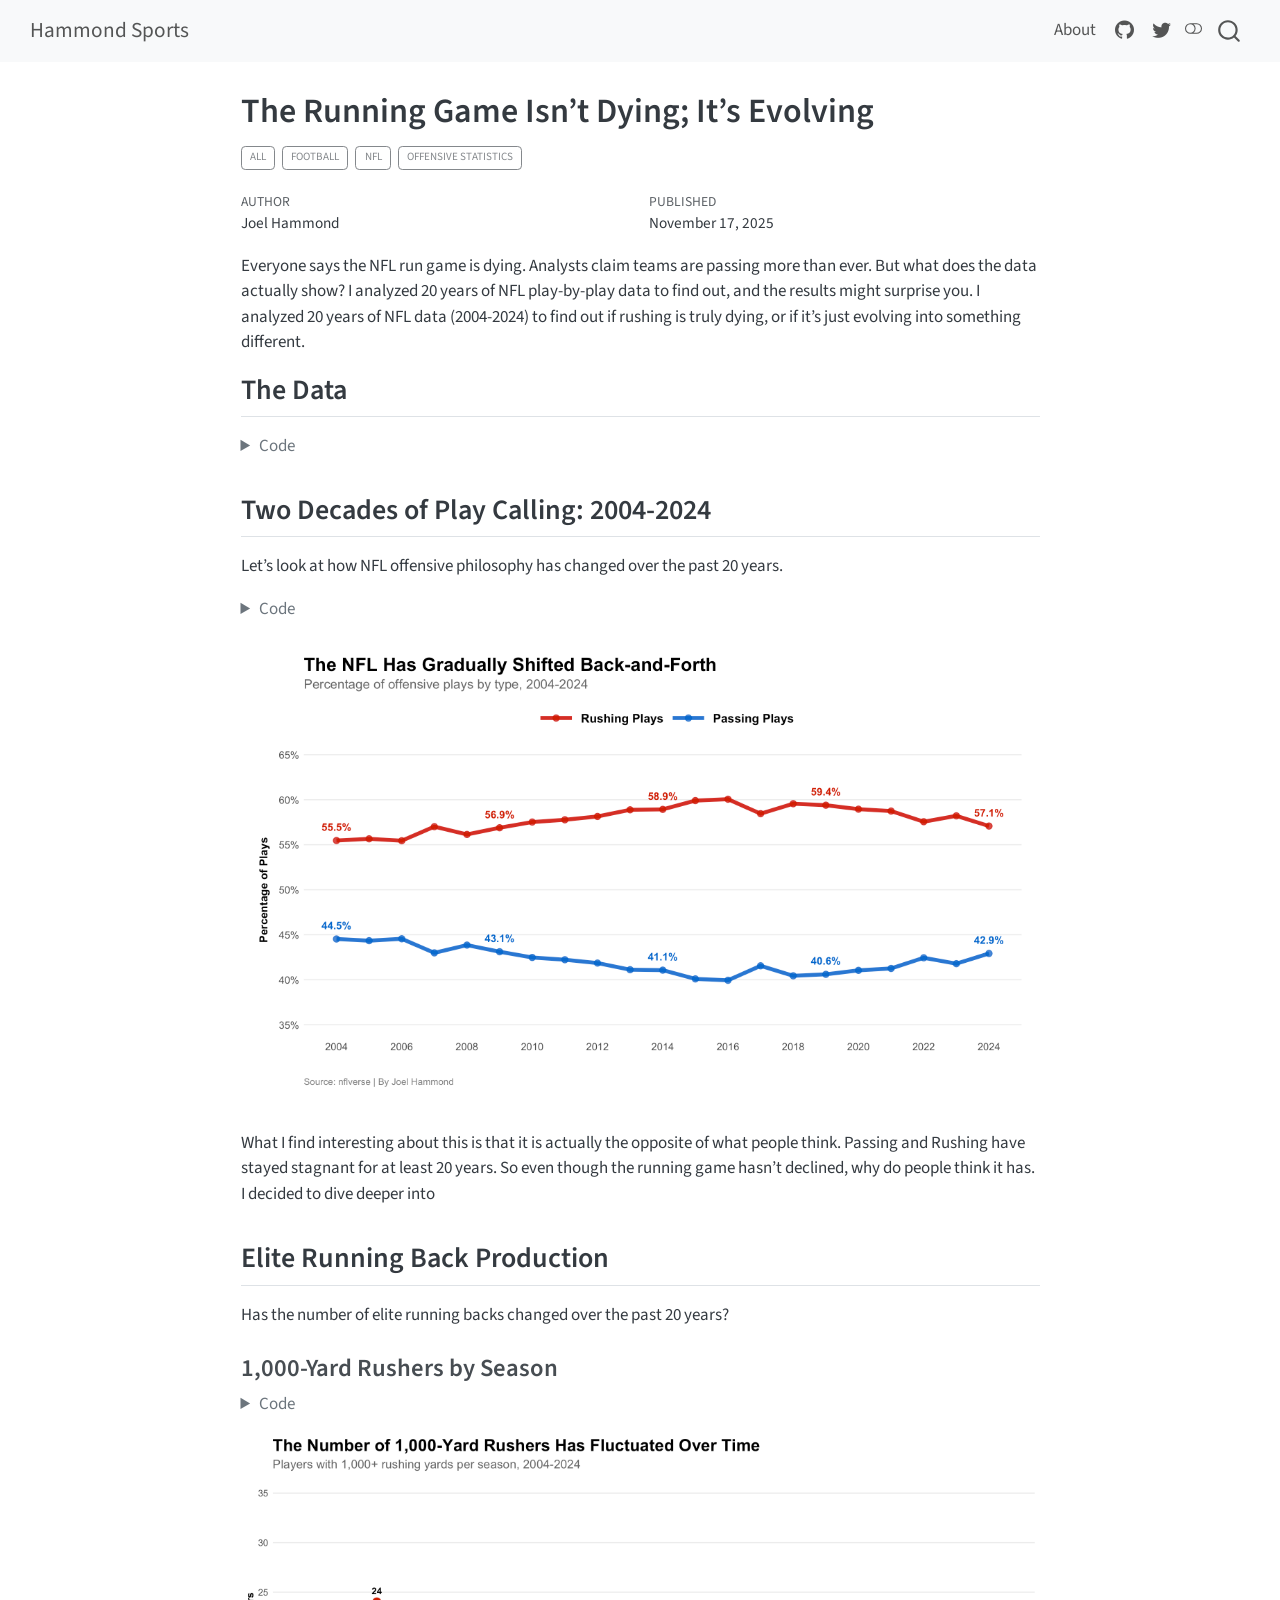
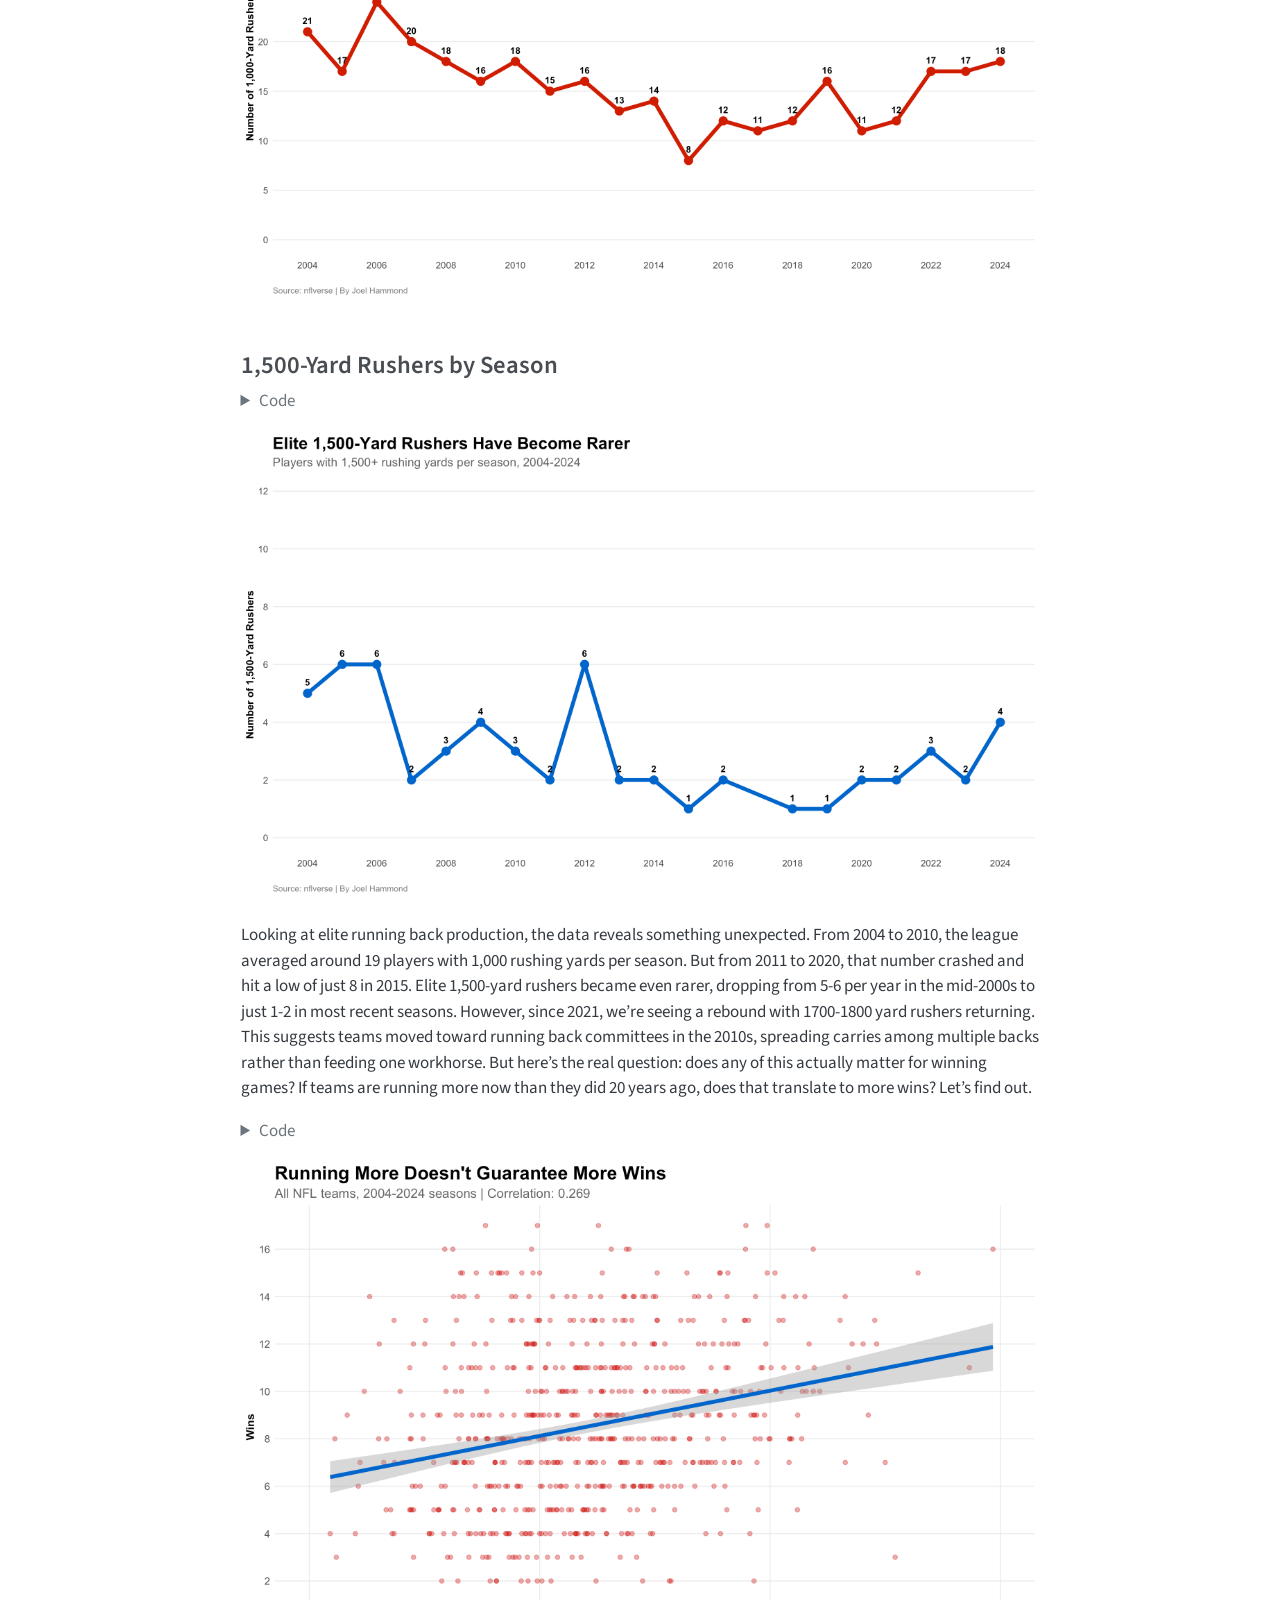
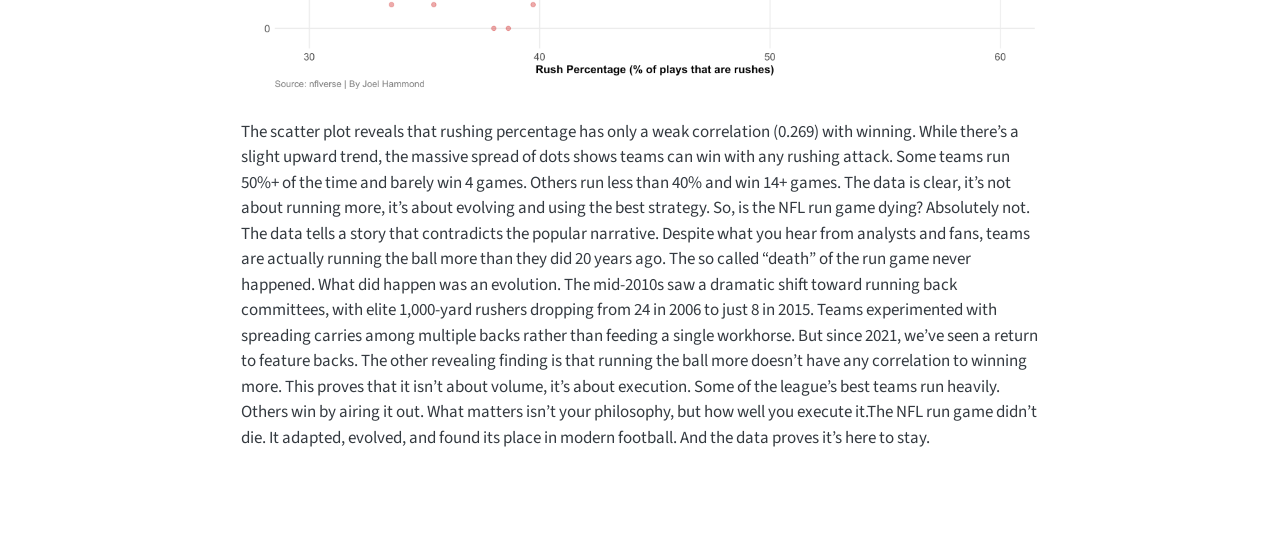
<file: posts/FootBallRushing/index.html>
<!DOCTYPE html>
<html xmlns="http://www.w3.org/1999/xhtml" lang="en" xml:lang="en"><head>

<meta charset="utf-8">
<meta name="generator" content="quarto-1.5.57">

<meta name="viewport" content="width=device-width, initial-scale=1.0, user-scalable=yes">

<meta name="author" content="Joel Hammond">
<meta name="dcterms.date" content="2025-11-17">

<title>The Running Game Isn’t Dying; It’s Evolving – Hammond Sports</title>
<style>
code{white-space: pre-wrap;}
span.smallcaps{font-variant: small-caps;}
div.columns{display: flex; gap: min(4vw, 1.5em);}
div.column{flex: auto; overflow-x: auto;}
div.hanging-indent{margin-left: 1.5em; text-indent: -1.5em;}
ul.task-list{list-style: none;}
ul.task-list li input[type="checkbox"] {
  width: 0.8em;
  margin: 0 0.8em 0.2em -1em; /* quarto-specific, see https://github.com/quarto-dev/quarto-cli/issues/4556 */ 
  vertical-align: middle;
}
/* CSS for syntax highlighting */
pre > code.sourceCode { white-space: pre; position: relative; }
pre > code.sourceCode > span { line-height: 1.25; }
pre > code.sourceCode > span:empty { height: 1.2em; }
.sourceCode { overflow: visible; }
code.sourceCode > span { color: inherit; text-decoration: inherit; }
div.sourceCode { margin: 1em 0; }
pre.sourceCode { margin: 0; }
@media screen {
div.sourceCode { overflow: auto; }
}
@media print {
pre > code.sourceCode { white-space: pre-wrap; }
pre > code.sourceCode > span { display: inline-block; text-indent: -5em; padding-left: 5em; }
}
pre.numberSource code
  { counter-reset: source-line 0; }
pre.numberSource code > span
  { position: relative; left: -4em; counter-increment: source-line; }
pre.numberSource code > span > a:first-child::before
  { content: counter(source-line);
    position: relative; left: -1em; text-align: right; vertical-align: baseline;
    border: none; display: inline-block;
    -webkit-touch-callout: none; -webkit-user-select: none;
    -khtml-user-select: none; -moz-user-select: none;
    -ms-user-select: none; user-select: none;
    padding: 0 4px; width: 4em;
  }
pre.numberSource { margin-left: 3em;  padding-left: 4px; }
div.sourceCode
  {   }
@media screen {
pre > code.sourceCode > span > a:first-child::before { text-decoration: underline; }
}
</style>


<script src="../../site_libs/quarto-nav/quarto-nav.js"></script>
<script src="../../site_libs/quarto-nav/headroom.min.js"></script>
<script src="../../site_libs/clipboard/clipboard.min.js"></script>
<script src="../../site_libs/quarto-search/autocomplete.umd.js"></script>
<script src="../../site_libs/quarto-search/fuse.min.js"></script>
<script src="../../site_libs/quarto-search/quarto-search.js"></script>
<meta name="quarto:offset" content="../../">
<link href="../../logo.png" rel="icon" type="image/png">
<script src="../../site_libs/quarto-html/quarto.js"></script>
<script src="../../site_libs/quarto-html/popper.min.js"></script>
<script src="../../site_libs/quarto-html/tippy.umd.min.js"></script>
<script src="../../site_libs/quarto-html/anchor.min.js"></script>
<link href="../../site_libs/quarto-html/tippy.css" rel="stylesheet">
<link href="../../site_libs/quarto-html/quarto-syntax-highlighting.css" rel="stylesheet" class="quarto-color-scheme" id="quarto-text-highlighting-styles">
<link href="../../site_libs/quarto-html/quarto-syntax-highlighting-dark.css" rel="prefetch" class="quarto-color-scheme quarto-color-alternate" id="quarto-text-highlighting-styles">
<script src="../../site_libs/bootstrap/bootstrap.min.js"></script>
<link href="../../site_libs/bootstrap/bootstrap-icons.css" rel="stylesheet">
<link href="../../site_libs/bootstrap/bootstrap.min.css" rel="stylesheet" class="quarto-color-scheme" id="quarto-bootstrap" data-mode="light">
<link href="../../site_libs/bootstrap/bootstrap-dark.min.css" rel="prefetch" class="quarto-color-scheme quarto-color-alternate" id="quarto-bootstrap" data-mode="light">
<script id="quarto-search-options" type="application/json">{
  "location": "navbar",
  "copy-button": false,
  "collapse-after": 3,
  "panel-placement": "end",
  "type": "overlay",
  "limit": 50,
  "keyboard-shortcut": [
    "f",
    "/",
    "s"
  ],
  "show-item-context": false,
  "language": {
    "search-no-results-text": "No results",
    "search-matching-documents-text": "matching documents",
    "search-copy-link-title": "Copy link to search",
    "search-hide-matches-text": "Hide additional matches",
    "search-more-match-text": "more match in this document",
    "search-more-matches-text": "more matches in this document",
    "search-clear-button-title": "Clear",
    "search-text-placeholder": "",
    "search-detached-cancel-button-title": "Cancel",
    "search-submit-button-title": "Submit",
    "search-label": "Search"
  }
}</script>


<link rel="stylesheet" href="../../styles.css">
</head>

<body class="nav-fixed fullcontent">

<div id="quarto-search-results"></div>
  <header id="quarto-header" class="headroom fixed-top">
    <nav class="navbar navbar-expand-lg " data-bs-theme="dark">
      <div class="navbar-container container-fluid">
      <div class="navbar-brand-container mx-auto">
    <a class="navbar-brand" href="../../index.html">
    <span class="navbar-title">Hammond Sports</span>
    </a>
  </div>
            <div id="quarto-search" class="" title="Search"></div>
          <button class="navbar-toggler" type="button" data-bs-toggle="collapse" data-bs-target="#navbarCollapse" aria-controls="navbarCollapse" role="menu" aria-expanded="false" aria-label="Toggle navigation" onclick="if (window.quartoToggleHeadroom) { window.quartoToggleHeadroom(); }">
  <span class="navbar-toggler-icon"></span>
</button>
          <div class="collapse navbar-collapse" id="navbarCollapse">
            <ul class="navbar-nav navbar-nav-scroll ms-auto">
  <li class="nav-item">
    <a class="nav-link" href="../../about.html"> 
<span class="menu-text">About</span></a>
  </li>  
  <li class="nav-item compact">
    <a class="nav-link" href="https://github.com/JoelHammond1"> <i class="bi bi-github" role="img">
</i> 
<span class="menu-text"></span></a>
  </li>  
  <li class="nav-item compact">
    <a class="nav-link" href="https://x.com/GBR_GoBigRed"> <i class="bi bi-twitter" role="img">
</i> 
<span class="menu-text"></span></a>
  </li>  
</ul>
          </div> <!-- /navcollapse -->
            <div class="quarto-navbar-tools">
  <a href="" class="quarto-color-scheme-toggle quarto-navigation-tool  px-1" onclick="window.quartoToggleColorScheme(); return false;" title="Toggle dark mode"><i class="bi"></i></a>
</div>
      </div> <!-- /container-fluid -->
    </nav>
</header>
<!-- content -->
<div id="quarto-content" class="quarto-container page-columns page-rows-contents page-layout-article page-navbar">
<!-- sidebar -->
<!-- margin-sidebar -->
    
<!-- main -->
<main class="content" id="quarto-document-content">

<header id="title-block-header" class="quarto-title-block default">
<div class="quarto-title">
<h1 class="title">The Running Game Isn’t Dying; It’s Evolving</h1>
  <div class="quarto-categories">
    <div class="quarto-category">All</div>
    <div class="quarto-category">Football</div>
    <div class="quarto-category">NFL</div>
    <div class="quarto-category">Offensive Statistics</div>
  </div>
  </div>



<div class="quarto-title-meta">

    <div>
    <div class="quarto-title-meta-heading">Author</div>
    <div class="quarto-title-meta-contents">
             <p>Joel Hammond </p>
          </div>
  </div>
    
    <div>
    <div class="quarto-title-meta-heading">Published</div>
    <div class="quarto-title-meta-contents">
      <p class="date">November 17, 2025</p>
    </div>
  </div>
  
    
  </div>
  


</header>


<p>Everyone says the NFL run game is dying. Analysts claim teams are passing more than ever. But what does the data actually show? I analyzed 20 years of NFL play-by-play data to find out, and the results might surprise you. I analyzed 20 years of NFL data (2004-2024) to find out if rushing is truly dying, or if it’s just evolving into something different.</p>
<section id="the-data" class="level2">
<h2 class="anchored" data-anchor-id="the-data">The Data</h2>
<div class="cell">
<details class="code-fold">
<summary>Code</summary>
<div class="sourceCode cell-code" id="cb1"><pre class="sourceCode r code-with-copy"><code class="sourceCode r"><span id="cb1-1"><a href="#cb1-1" aria-hidden="true" tabindex="-1"></a><span class="fu">library</span>(tidyverse)</span>
<span id="cb1-2"><a href="#cb1-2" aria-hidden="true" tabindex="-1"></a><span class="fu">library</span>(nflverse)</span>
<span id="cb1-3"><a href="#cb1-3" aria-hidden="true" tabindex="-1"></a></span>
<span id="cb1-4"><a href="#cb1-4" aria-hidden="true" tabindex="-1"></a>pbp_all <span class="ot">&lt;-</span> <span class="fu">load_pbp</span>(<span class="dv">2004</span><span class="sc">:</span><span class="dv">2024</span>)</span></code><button title="Copy to Clipboard" class="code-copy-button"><i class="bi"></i></button></pre></div>
</details>
</div>
</section>
<section id="two-decades-of-play-calling-2004-2024" class="level2">
<h2 class="anchored" data-anchor-id="two-decades-of-play-calling-2004-2024">Two Decades of Play Calling: 2004-2024</h2>
<p>Let’s look at how NFL offensive philosophy has changed over the past 20 years.</p>
<div class="cell">
<details class="code-fold">
<summary>Code</summary>
<div class="sourceCode cell-code" id="cb2"><pre class="sourceCode r code-with-copy"><code class="sourceCode r"><span id="cb2-1"><a href="#cb2-1" aria-hidden="true" tabindex="-1"></a>play_trends <span class="ot">&lt;-</span> pbp_all <span class="sc">|&gt;</span></span>
<span id="cb2-2"><a href="#cb2-2" aria-hidden="true" tabindex="-1"></a>  <span class="fu">filter</span>(<span class="sc">!</span><span class="fu">is.na</span>(play_type), play_type <span class="sc">%in%</span> <span class="fu">c</span>(<span class="st">"run"</span>, <span class="st">"pass"</span>)) <span class="sc">|&gt;</span></span>
<span id="cb2-3"><a href="#cb2-3" aria-hidden="true" tabindex="-1"></a>  <span class="fu">group_by</span>(season, play_type) <span class="sc">|&gt;</span></span>
<span id="cb2-4"><a href="#cb2-4" aria-hidden="true" tabindex="-1"></a>  <span class="fu">summarise</span>(<span class="at">plays =</span> <span class="fu">n</span>(), <span class="at">.groups =</span> <span class="st">"drop"</span>) <span class="sc">|&gt;</span></span>
<span id="cb2-5"><a href="#cb2-5" aria-hidden="true" tabindex="-1"></a>  <span class="fu">group_by</span>(season) <span class="sc">|&gt;</span></span>
<span id="cb2-6"><a href="#cb2-6" aria-hidden="true" tabindex="-1"></a>  <span class="fu">mutate</span>(<span class="at">pct =</span> plays <span class="sc">/</span> <span class="fu">sum</span>(plays) <span class="sc">*</span> <span class="dv">100</span>) <span class="sc">|&gt;</span></span>
<span id="cb2-7"><a href="#cb2-7" aria-hidden="true" tabindex="-1"></a>  <span class="fu">ungroup</span>()</span>
<span id="cb2-8"><a href="#cb2-8" aria-hidden="true" tabindex="-1"></a></span>
<span id="cb2-9"><a href="#cb2-9" aria-hidden="true" tabindex="-1"></a>label_years <span class="ot">&lt;-</span> <span class="fu">c</span>(<span class="dv">2004</span>, <span class="dv">2009</span>, <span class="dv">2014</span>, <span class="dv">2019</span>, <span class="dv">2024</span>)</span>
<span id="cb2-10"><a href="#cb2-10" aria-hidden="true" tabindex="-1"></a></span>
<span id="cb2-11"><a href="#cb2-11" aria-hidden="true" tabindex="-1"></a>play_trends_labeled <span class="ot">&lt;-</span> play_trends <span class="sc">|&gt;</span></span>
<span id="cb2-12"><a href="#cb2-12" aria-hidden="true" tabindex="-1"></a>  <span class="fu">mutate</span>(</span>
<span id="cb2-13"><a href="#cb2-13" aria-hidden="true" tabindex="-1"></a>    <span class="at">label =</span> <span class="fu">if_else</span>(season <span class="sc">%in%</span> label_years, <span class="fu">paste0</span>(<span class="fu">round</span>(pct, <span class="dv">1</span>), <span class="st">"%"</span>), <span class="st">""</span>)</span>
<span id="cb2-14"><a href="#cb2-14" aria-hidden="true" tabindex="-1"></a>  )</span>
<span id="cb2-15"><a href="#cb2-15" aria-hidden="true" tabindex="-1"></a></span>
<span id="cb2-16"><a href="#cb2-16" aria-hidden="true" tabindex="-1"></a><span class="fu">ggplot</span>(play_trends, <span class="fu">aes</span>(<span class="at">x =</span> season, <span class="at">y =</span> pct, <span class="at">color =</span> play_type, <span class="at">group =</span> play_type)) <span class="sc">+</span></span>
<span id="cb2-17"><a href="#cb2-17" aria-hidden="true" tabindex="-1"></a>  <span class="fu">geom_line</span>(<span class="at">linewidth =</span> <span class="dv">2</span>, <span class="at">alpha =</span> <span class="fl">0.9</span>) <span class="sc">+</span></span>
<span id="cb2-18"><a href="#cb2-18" aria-hidden="true" tabindex="-1"></a>  <span class="fu">geom_point</span>(<span class="at">size =</span> <span class="dv">3</span>, <span class="at">alpha =</span> <span class="fl">0.8</span>) <span class="sc">+</span></span>
<span id="cb2-19"><a href="#cb2-19" aria-hidden="true" tabindex="-1"></a>  <span class="fu">geom_text</span>(</span>
<span id="cb2-20"><a href="#cb2-20" aria-hidden="true" tabindex="-1"></a>    <span class="at">data =</span> play_trends_labeled <span class="sc">|&gt;</span> <span class="fu">filter</span>(label <span class="sc">!=</span> <span class="st">""</span>),</span>
<span id="cb2-21"><a href="#cb2-21" aria-hidden="true" tabindex="-1"></a>    <span class="fu">aes</span>(<span class="at">label =</span> label),</span>
<span id="cb2-22"><a href="#cb2-22" aria-hidden="true" tabindex="-1"></a>    <span class="at">vjust =</span> <span class="sc">-</span><span class="fl">1.3</span>,</span>
<span id="cb2-23"><a href="#cb2-23" aria-hidden="true" tabindex="-1"></a>    <span class="at">size =</span> <span class="dv">4</span>,</span>
<span id="cb2-24"><a href="#cb2-24" aria-hidden="true" tabindex="-1"></a>    <span class="at">fontface =</span> <span class="st">"bold"</span>,</span>
<span id="cb2-25"><a href="#cb2-25" aria-hidden="true" tabindex="-1"></a>    <span class="at">show.legend =</span> <span class="cn">FALSE</span></span>
<span id="cb2-26"><a href="#cb2-26" aria-hidden="true" tabindex="-1"></a>  ) <span class="sc">+</span></span>
<span id="cb2-27"><a href="#cb2-27" aria-hidden="true" tabindex="-1"></a>  <span class="fu">scale_color_manual</span>(</span>
<span id="cb2-28"><a href="#cb2-28" aria-hidden="true" tabindex="-1"></a>    <span class="at">values =</span> <span class="fu">c</span>(<span class="st">"pass"</span> <span class="ot">=</span> <span class="st">"#d00000"</span>, <span class="st">"run"</span> <span class="ot">=</span> <span class="st">"#0066cc"</span>),</span>
<span id="cb2-29"><a href="#cb2-29" aria-hidden="true" tabindex="-1"></a>    <span class="at">labels =</span> <span class="fu">c</span>(<span class="st">"Rushing Plays"</span>, <span class="st">"Passing Plays"</span>)</span>
<span id="cb2-30"><a href="#cb2-30" aria-hidden="true" tabindex="-1"></a>  ) <span class="sc">+</span></span>
<span id="cb2-31"><a href="#cb2-31" aria-hidden="true" tabindex="-1"></a>  <span class="fu">scale_y_continuous</span>(</span>
<span id="cb2-32"><a href="#cb2-32" aria-hidden="true" tabindex="-1"></a>    <span class="at">limits =</span> <span class="fu">c</span>(<span class="dv">35</span>, <span class="dv">65</span>),</span>
<span id="cb2-33"><a href="#cb2-33" aria-hidden="true" tabindex="-1"></a>    <span class="at">breaks =</span> <span class="fu">seq</span>(<span class="dv">35</span>, <span class="dv">65</span>, <span class="dv">5</span>),</span>
<span id="cb2-34"><a href="#cb2-34" aria-hidden="true" tabindex="-1"></a>    <span class="at">labels =</span> <span class="fu">paste0</span>(<span class="fu">seq</span>(<span class="dv">35</span>, <span class="dv">65</span>, <span class="dv">5</span>), <span class="st">"%"</span>)</span>
<span id="cb2-35"><a href="#cb2-35" aria-hidden="true" tabindex="-1"></a>  ) <span class="sc">+</span></span>
<span id="cb2-36"><a href="#cb2-36" aria-hidden="true" tabindex="-1"></a>  <span class="fu">scale_x_continuous</span>(</span>
<span id="cb2-37"><a href="#cb2-37" aria-hidden="true" tabindex="-1"></a>    <span class="at">breaks =</span> <span class="fu">seq</span>(<span class="dv">2004</span>, <span class="dv">2024</span>, <span class="dv">2</span>)</span>
<span id="cb2-38"><a href="#cb2-38" aria-hidden="true" tabindex="-1"></a>  ) <span class="sc">+</span></span>
<span id="cb2-39"><a href="#cb2-39" aria-hidden="true" tabindex="-1"></a>  <span class="fu">labs</span>(</span>
<span id="cb2-40"><a href="#cb2-40" aria-hidden="true" tabindex="-1"></a>    <span class="at">title =</span> <span class="st">"The NFL Has Gradually Shifted Back-and-Forth"</span>,</span>
<span id="cb2-41"><a href="#cb2-41" aria-hidden="true" tabindex="-1"></a>    <span class="at">subtitle =</span> <span class="st">"Percentage of offensive plays by type, 2004-2024"</span>,</span>
<span id="cb2-42"><a href="#cb2-42" aria-hidden="true" tabindex="-1"></a>    <span class="at">x =</span> <span class="st">""</span>,</span>
<span id="cb2-43"><a href="#cb2-43" aria-hidden="true" tabindex="-1"></a>    <span class="at">y =</span> <span class="st">"Percentage of Plays"</span>,</span>
<span id="cb2-44"><a href="#cb2-44" aria-hidden="true" tabindex="-1"></a>    <span class="at">color =</span> <span class="st">""</span>,</span>
<span id="cb2-45"><a href="#cb2-45" aria-hidden="true" tabindex="-1"></a>    <span class="at">caption =</span> <span class="st">"Source: nflverse | By Joel Hammond"</span></span>
<span id="cb2-46"><a href="#cb2-46" aria-hidden="true" tabindex="-1"></a>  ) <span class="sc">+</span></span>
<span id="cb2-47"><a href="#cb2-47" aria-hidden="true" tabindex="-1"></a>  <span class="fu">theme_minimal</span>() <span class="sc">+</span></span>
<span id="cb2-48"><a href="#cb2-48" aria-hidden="true" tabindex="-1"></a>  <span class="fu">theme</span>(</span>
<span id="cb2-49"><a href="#cb2-49" aria-hidden="true" tabindex="-1"></a>    <span class="at">plot.title =</span> <span class="fu">element_text</span>(<span class="at">size =</span> <span class="dv">20</span>, <span class="at">face =</span> <span class="st">"bold"</span>, <span class="at">margin =</span> <span class="fu">margin</span>(<span class="at">b =</span> <span class="dv">5</span>)),</span>
<span id="cb2-50"><a href="#cb2-50" aria-hidden="true" tabindex="-1"></a>    <span class="at">plot.subtitle =</span> <span class="fu">element_text</span>(<span class="at">size =</span> <span class="dv">14</span>, <span class="at">color =</span> <span class="st">"gray40"</span>, <span class="at">margin =</span> <span class="fu">margin</span>(<span class="at">b =</span> <span class="dv">15</span>)),</span>
<span id="cb2-51"><a href="#cb2-51" aria-hidden="true" tabindex="-1"></a>    <span class="at">axis.title.y =</span> <span class="fu">element_text</span>(<span class="at">size =</span> <span class="dv">12</span>, <span class="at">face =</span> <span class="st">"bold"</span>, <span class="at">margin =</span> <span class="fu">margin</span>(<span class="at">r =</span> <span class="dv">10</span>)),</span>
<span id="cb2-52"><a href="#cb2-52" aria-hidden="true" tabindex="-1"></a>    <span class="at">axis.text =</span> <span class="fu">element_text</span>(<span class="at">size =</span> <span class="dv">11</span>),</span>
<span id="cb2-53"><a href="#cb2-53" aria-hidden="true" tabindex="-1"></a>    <span class="at">legend.position =</span> <span class="st">"top"</span>,</span>
<span id="cb2-54"><a href="#cb2-54" aria-hidden="true" tabindex="-1"></a>    <span class="at">legend.text =</span> <span class="fu">element_text</span>(<span class="at">size =</span> <span class="dv">13</span>, <span class="at">face =</span> <span class="st">"bold"</span>),</span>
<span id="cb2-55"><a href="#cb2-55" aria-hidden="true" tabindex="-1"></a>    <span class="at">legend.key.width =</span> <span class="fu">unit</span>(<span class="fl">1.5</span>, <span class="st">"cm"</span>),</span>
<span id="cb2-56"><a href="#cb2-56" aria-hidden="true" tabindex="-1"></a>    <span class="at">panel.grid.minor =</span> <span class="fu">element_blank</span>(),</span>
<span id="cb2-57"><a href="#cb2-57" aria-hidden="true" tabindex="-1"></a>    <span class="at">panel.grid.major.x =</span> <span class="fu">element_blank</span>(),</span>
<span id="cb2-58"><a href="#cb2-58" aria-hidden="true" tabindex="-1"></a>    <span class="at">plot.caption =</span> <span class="fu">element_text</span>(<span class="at">size =</span> <span class="dv">10</span>, <span class="at">color =</span> <span class="st">"gray50"</span>, <span class="at">hjust =</span> <span class="dv">0</span>, <span class="at">margin =</span> <span class="fu">margin</span>(<span class="at">t =</span> <span class="dv">15</span>)),</span>
<span id="cb2-59"><a href="#cb2-59" aria-hidden="true" tabindex="-1"></a>    <span class="at">plot.margin =</span> <span class="fu">margin</span>(<span class="dv">20</span>, <span class="dv">20</span>, <span class="dv">20</span>, <span class="dv">20</span>)</span>
<span id="cb2-60"><a href="#cb2-60" aria-hidden="true" tabindex="-1"></a>  )</span></code><button title="Copy to Clipboard" class="code-copy-button"><i class="bi"></i></button></pre></div>
</details>
<div class="cell-output-display">
<div>
<figure class="figure">
<p><img src="index_files/figure-html/unnamed-chunk-2-1.png" class="img-fluid figure-img" width="1152"></p>
</figure>
</div>
</div>
</div>
<p>What I find interesting about this is that it is actually the opposite of what people think. Passing and Rushing have stayed stagnant for at least 20 years. So even though the running game hasn’t declined, why do people think it has. I decided to dive deeper into</p>
</section>
<section id="elite-running-back-production" class="level2">
<h2 class="anchored" data-anchor-id="elite-running-back-production">Elite Running Back Production</h2>
<p>Has the number of elite running backs changed over the past 20 years?</p>
<section id="yard-rushers-by-season" class="level3">
<h3 class="anchored" data-anchor-id="yard-rushers-by-season">1,000-Yard Rushers by Season</h3>
<div class="cell">
<details class="code-fold">
<summary>Code</summary>
<div class="sourceCode cell-code" id="cb3"><pre class="sourceCode r code-with-copy"><code class="sourceCode r"><span id="cb3-1"><a href="#cb3-1" aria-hidden="true" tabindex="-1"></a>player_rushing <span class="ot">&lt;-</span> pbp_all <span class="sc">|&gt;</span></span>
<span id="cb3-2"><a href="#cb3-2" aria-hidden="true" tabindex="-1"></a>  <span class="fu">filter</span>(play_type <span class="sc">==</span> <span class="st">"run"</span>, <span class="sc">!</span><span class="fu">is.na</span>(rusher_player_name), <span class="sc">!</span><span class="fu">is.na</span>(yards_gained)) <span class="sc">|&gt;</span></span>
<span id="cb3-3"><a href="#cb3-3" aria-hidden="true" tabindex="-1"></a>  <span class="fu">group_by</span>(season, rusher_player_name) <span class="sc">|&gt;</span></span>
<span id="cb3-4"><a href="#cb3-4" aria-hidden="true" tabindex="-1"></a>  <span class="fu">summarise</span>(</span>
<span id="cb3-5"><a href="#cb3-5" aria-hidden="true" tabindex="-1"></a>    <span class="at">rushing_yards =</span> <span class="fu">sum</span>(yards_gained, <span class="at">na.rm =</span> <span class="cn">TRUE</span>),</span>
<span id="cb3-6"><a href="#cb3-6" aria-hidden="true" tabindex="-1"></a>    <span class="at">.groups =</span> <span class="st">"drop"</span></span>
<span id="cb3-7"><a href="#cb3-7" aria-hidden="true" tabindex="-1"></a>  )</span>
<span id="cb3-8"><a href="#cb3-8" aria-hidden="true" tabindex="-1"></a></span>
<span id="cb3-9"><a href="#cb3-9" aria-hidden="true" tabindex="-1"></a>thousand_yard_rushers <span class="ot">&lt;-</span> player_rushing <span class="sc">|&gt;</span></span>
<span id="cb3-10"><a href="#cb3-10" aria-hidden="true" tabindex="-1"></a>  <span class="fu">filter</span>(rushing_yards <span class="sc">&gt;=</span> <span class="dv">1000</span>) <span class="sc">|&gt;</span></span>
<span id="cb3-11"><a href="#cb3-11" aria-hidden="true" tabindex="-1"></a>  <span class="fu">group_by</span>(season) <span class="sc">|&gt;</span></span>
<span id="cb3-12"><a href="#cb3-12" aria-hidden="true" tabindex="-1"></a>  <span class="fu">summarise</span>(</span>
<span id="cb3-13"><a href="#cb3-13" aria-hidden="true" tabindex="-1"></a>    <span class="at">rushers_1000 =</span> <span class="fu">n</span>(),</span>
<span id="cb3-14"><a href="#cb3-14" aria-hidden="true" tabindex="-1"></a>    <span class="at">.groups =</span> <span class="st">"drop"</span></span>
<span id="cb3-15"><a href="#cb3-15" aria-hidden="true" tabindex="-1"></a>  )</span>
<span id="cb3-16"><a href="#cb3-16" aria-hidden="true" tabindex="-1"></a></span>
<span id="cb3-17"><a href="#cb3-17" aria-hidden="true" tabindex="-1"></a><span class="fu">ggplot</span>(thousand_yard_rushers, <span class="fu">aes</span>(<span class="at">x =</span> season, <span class="at">y =</span> rushers_1000)) <span class="sc">+</span></span>
<span id="cb3-18"><a href="#cb3-18" aria-hidden="true" tabindex="-1"></a>  <span class="fu">geom_line</span>(<span class="at">linewidth =</span> <span class="dv">2</span>, <span class="at">color =</span> <span class="st">"#d00000"</span>) <span class="sc">+</span></span>
<span id="cb3-19"><a href="#cb3-19" aria-hidden="true" tabindex="-1"></a>  <span class="fu">geom_point</span>(<span class="at">size =</span> <span class="dv">4</span>, <span class="at">color =</span> <span class="st">"#d00000"</span>) <span class="sc">+</span></span>
<span id="cb3-20"><a href="#cb3-20" aria-hidden="true" tabindex="-1"></a>  <span class="fu">geom_text</span>(</span>
<span id="cb3-21"><a href="#cb3-21" aria-hidden="true" tabindex="-1"></a>    <span class="fu">aes</span>(<span class="at">label =</span> rushers_1000),</span>
<span id="cb3-22"><a href="#cb3-22" aria-hidden="true" tabindex="-1"></a>    <span class="at">vjust =</span> <span class="sc">-</span><span class="fl">1.2</span>,</span>
<span id="cb3-23"><a href="#cb3-23" aria-hidden="true" tabindex="-1"></a>    <span class="at">size =</span> <span class="fl">3.5</span>,</span>
<span id="cb3-24"><a href="#cb3-24" aria-hidden="true" tabindex="-1"></a>    <span class="at">fontface =</span> <span class="st">"bold"</span></span>
<span id="cb3-25"><a href="#cb3-25" aria-hidden="true" tabindex="-1"></a>  ) <span class="sc">+</span></span>
<span id="cb3-26"><a href="#cb3-26" aria-hidden="true" tabindex="-1"></a>  <span class="fu">scale_x_continuous</span>(<span class="at">breaks =</span> <span class="fu">seq</span>(<span class="dv">2004</span>, <span class="dv">2024</span>, <span class="dv">2</span>)) <span class="sc">+</span></span>
<span id="cb3-27"><a href="#cb3-27" aria-hidden="true" tabindex="-1"></a>  <span class="fu">scale_y_continuous</span>(<span class="at">limits =</span> <span class="fu">c</span>(<span class="dv">0</span>, <span class="dv">35</span>), <span class="at">breaks =</span> <span class="fu">seq</span>(<span class="dv">0</span>, <span class="dv">35</span>, <span class="dv">5</span>)) <span class="sc">+</span></span>
<span id="cb3-28"><a href="#cb3-28" aria-hidden="true" tabindex="-1"></a>  <span class="fu">labs</span>(</span>
<span id="cb3-29"><a href="#cb3-29" aria-hidden="true" tabindex="-1"></a>    <span class="at">title =</span> <span class="st">"The Number of 1,000-Yard Rushers Has Fluctuated Over Time"</span>,</span>
<span id="cb3-30"><a href="#cb3-30" aria-hidden="true" tabindex="-1"></a>    <span class="at">subtitle =</span> <span class="st">"Players with 1,000+ rushing yards per season, 2004-2024"</span>,</span>
<span id="cb3-31"><a href="#cb3-31" aria-hidden="true" tabindex="-1"></a>    <span class="at">x =</span> <span class="st">""</span>,</span>
<span id="cb3-32"><a href="#cb3-32" aria-hidden="true" tabindex="-1"></a>    <span class="at">y =</span> <span class="st">"Number of 1,000-Yard Rushers"</span>,</span>
<span id="cb3-33"><a href="#cb3-33" aria-hidden="true" tabindex="-1"></a>    <span class="at">caption =</span> <span class="st">"Source: nflverse | By Joel Hammond"</span></span>
<span id="cb3-34"><a href="#cb3-34" aria-hidden="true" tabindex="-1"></a>  ) <span class="sc">+</span></span>
<span id="cb3-35"><a href="#cb3-35" aria-hidden="true" tabindex="-1"></a>  <span class="fu">theme_minimal</span>() <span class="sc">+</span></span>
<span id="cb3-36"><a href="#cb3-36" aria-hidden="true" tabindex="-1"></a>  <span class="fu">theme</span>(</span>
<span id="cb3-37"><a href="#cb3-37" aria-hidden="true" tabindex="-1"></a>    <span class="at">plot.title =</span> <span class="fu">element_text</span>(<span class="at">size =</span> <span class="dv">18</span>, <span class="at">face =</span> <span class="st">"bold"</span>),</span>
<span id="cb3-38"><a href="#cb3-38" aria-hidden="true" tabindex="-1"></a>    <span class="at">plot.subtitle =</span> <span class="fu">element_text</span>(<span class="at">size =</span> <span class="dv">13</span>, <span class="at">color =</span> <span class="st">"gray40"</span>),</span>
<span id="cb3-39"><a href="#cb3-39" aria-hidden="true" tabindex="-1"></a>    <span class="at">axis.title =</span> <span class="fu">element_text</span>(<span class="at">size =</span> <span class="dv">11</span>, <span class="at">face =</span> <span class="st">"bold"</span>),</span>
<span id="cb3-40"><a href="#cb3-40" aria-hidden="true" tabindex="-1"></a>    <span class="at">axis.text =</span> <span class="fu">element_text</span>(<span class="at">size =</span> <span class="dv">10</span>),</span>
<span id="cb3-41"><a href="#cb3-41" aria-hidden="true" tabindex="-1"></a>    <span class="at">panel.grid.minor =</span> <span class="fu">element_blank</span>(),</span>
<span id="cb3-42"><a href="#cb3-42" aria-hidden="true" tabindex="-1"></a>    <span class="at">panel.grid.major.x =</span> <span class="fu">element_blank</span>(),</span>
<span id="cb3-43"><a href="#cb3-43" aria-hidden="true" tabindex="-1"></a>    <span class="at">plot.caption =</span> <span class="fu">element_text</span>(<span class="at">size =</span> <span class="dv">9</span>, <span class="at">color =</span> <span class="st">"gray50"</span>, <span class="at">hjust =</span> <span class="dv">0</span>)</span>
<span id="cb3-44"><a href="#cb3-44" aria-hidden="true" tabindex="-1"></a>  )</span></code><button title="Copy to Clipboard" class="code-copy-button"><i class="bi"></i></button></pre></div>
</details>
<div class="cell-output-display">
<div>
<figure class="figure">
<p><img src="index_files/figure-html/unnamed-chunk-3-1.png" class="img-fluid figure-img" width="1152"></p>
</figure>
</div>
</div>
</div>
</section>
<section id="yard-rushers-by-season-1" class="level3">
<h3 class="anchored" data-anchor-id="yard-rushers-by-season-1">1,500-Yard Rushers by Season</h3>
<div class="cell">
<details class="code-fold">
<summary>Code</summary>
<div class="sourceCode cell-code" id="cb4"><pre class="sourceCode r code-with-copy"><code class="sourceCode r"><span id="cb4-1"><a href="#cb4-1" aria-hidden="true" tabindex="-1"></a>fifteen_hundred_rushers <span class="ot">&lt;-</span> player_rushing <span class="sc">|&gt;</span></span>
<span id="cb4-2"><a href="#cb4-2" aria-hidden="true" tabindex="-1"></a>  <span class="fu">filter</span>(rushing_yards <span class="sc">&gt;=</span> <span class="dv">1500</span>) <span class="sc">|&gt;</span></span>
<span id="cb4-3"><a href="#cb4-3" aria-hidden="true" tabindex="-1"></a>  <span class="fu">group_by</span>(season) <span class="sc">|&gt;</span></span>
<span id="cb4-4"><a href="#cb4-4" aria-hidden="true" tabindex="-1"></a>  <span class="fu">summarise</span>(</span>
<span id="cb4-5"><a href="#cb4-5" aria-hidden="true" tabindex="-1"></a>    <span class="at">rushers_1500 =</span> <span class="fu">n</span>(),</span>
<span id="cb4-6"><a href="#cb4-6" aria-hidden="true" tabindex="-1"></a>    <span class="at">.groups =</span> <span class="st">"drop"</span></span>
<span id="cb4-7"><a href="#cb4-7" aria-hidden="true" tabindex="-1"></a>  )</span>
<span id="cb4-8"><a href="#cb4-8" aria-hidden="true" tabindex="-1"></a></span>
<span id="cb4-9"><a href="#cb4-9" aria-hidden="true" tabindex="-1"></a><span class="fu">ggplot</span>(fifteen_hundred_rushers, <span class="fu">aes</span>(<span class="at">x =</span> season, <span class="at">y =</span> rushers_1500)) <span class="sc">+</span></span>
<span id="cb4-10"><a href="#cb4-10" aria-hidden="true" tabindex="-1"></a>  <span class="fu">geom_line</span>(<span class="at">linewidth =</span> <span class="dv">2</span>, <span class="at">color =</span> <span class="st">"#0066cc"</span>) <span class="sc">+</span></span>
<span id="cb4-11"><a href="#cb4-11" aria-hidden="true" tabindex="-1"></a>  <span class="fu">geom_point</span>(<span class="at">size =</span> <span class="dv">4</span>, <span class="at">color =</span> <span class="st">"#0066cc"</span>) <span class="sc">+</span></span>
<span id="cb4-12"><a href="#cb4-12" aria-hidden="true" tabindex="-1"></a>  <span class="fu">geom_text</span>(</span>
<span id="cb4-13"><a href="#cb4-13" aria-hidden="true" tabindex="-1"></a>    <span class="fu">aes</span>(<span class="at">label =</span> rushers_1500),</span>
<span id="cb4-14"><a href="#cb4-14" aria-hidden="true" tabindex="-1"></a>    <span class="at">vjust =</span> <span class="sc">-</span><span class="fl">1.2</span>,</span>
<span id="cb4-15"><a href="#cb4-15" aria-hidden="true" tabindex="-1"></a>    <span class="at">size =</span> <span class="fl">3.5</span>,</span>
<span id="cb4-16"><a href="#cb4-16" aria-hidden="true" tabindex="-1"></a>    <span class="at">fontface =</span> <span class="st">"bold"</span></span>
<span id="cb4-17"><a href="#cb4-17" aria-hidden="true" tabindex="-1"></a>  ) <span class="sc">+</span></span>
<span id="cb4-18"><a href="#cb4-18" aria-hidden="true" tabindex="-1"></a>  <span class="fu">scale_x_continuous</span>(<span class="at">breaks =</span> <span class="fu">seq</span>(<span class="dv">2004</span>, <span class="dv">2024</span>, <span class="dv">2</span>)) <span class="sc">+</span></span>
<span id="cb4-19"><a href="#cb4-19" aria-hidden="true" tabindex="-1"></a>  <span class="fu">scale_y_continuous</span>(<span class="at">limits =</span> <span class="fu">c</span>(<span class="dv">0</span>, <span class="dv">12</span>), <span class="at">breaks =</span> <span class="fu">seq</span>(<span class="dv">0</span>, <span class="dv">12</span>, <span class="dv">2</span>)) <span class="sc">+</span></span>
<span id="cb4-20"><a href="#cb4-20" aria-hidden="true" tabindex="-1"></a>  <span class="fu">labs</span>(</span>
<span id="cb4-21"><a href="#cb4-21" aria-hidden="true" tabindex="-1"></a>    <span class="at">title =</span> <span class="st">"Elite 1,500-Yard Rushers Have Become Rarer"</span>,</span>
<span id="cb4-22"><a href="#cb4-22" aria-hidden="true" tabindex="-1"></a>    <span class="at">subtitle =</span> <span class="st">"Players with 1,500+ rushing yards per season, 2004-2024"</span>,</span>
<span id="cb4-23"><a href="#cb4-23" aria-hidden="true" tabindex="-1"></a>    <span class="at">x =</span> <span class="st">""</span>,</span>
<span id="cb4-24"><a href="#cb4-24" aria-hidden="true" tabindex="-1"></a>    <span class="at">y =</span> <span class="st">"Number of 1,500-Yard Rushers"</span>,</span>
<span id="cb4-25"><a href="#cb4-25" aria-hidden="true" tabindex="-1"></a>    <span class="at">caption =</span> <span class="st">"Source: nflverse | By Joel Hammond"</span></span>
<span id="cb4-26"><a href="#cb4-26" aria-hidden="true" tabindex="-1"></a>  ) <span class="sc">+</span></span>
<span id="cb4-27"><a href="#cb4-27" aria-hidden="true" tabindex="-1"></a>  <span class="fu">theme_minimal</span>() <span class="sc">+</span></span>
<span id="cb4-28"><a href="#cb4-28" aria-hidden="true" tabindex="-1"></a>  <span class="fu">theme</span>(</span>
<span id="cb4-29"><a href="#cb4-29" aria-hidden="true" tabindex="-1"></a>    <span class="at">plot.title =</span> <span class="fu">element_text</span>(<span class="at">size =</span> <span class="dv">18</span>, <span class="at">face =</span> <span class="st">"bold"</span>),</span>
<span id="cb4-30"><a href="#cb4-30" aria-hidden="true" tabindex="-1"></a>    <span class="at">plot.subtitle =</span> <span class="fu">element_text</span>(<span class="at">size =</span> <span class="dv">13</span>, <span class="at">color =</span> <span class="st">"gray40"</span>),</span>
<span id="cb4-31"><a href="#cb4-31" aria-hidden="true" tabindex="-1"></a>    <span class="at">axis.title =</span> <span class="fu">element_text</span>(<span class="at">size =</span> <span class="dv">11</span>, <span class="at">face =</span> <span class="st">"bold"</span>),</span>
<span id="cb4-32"><a href="#cb4-32" aria-hidden="true" tabindex="-1"></a>    <span class="at">axis.text =</span> <span class="fu">element_text</span>(<span class="at">size =</span> <span class="dv">10</span>),</span>
<span id="cb4-33"><a href="#cb4-33" aria-hidden="true" tabindex="-1"></a>    <span class="at">panel.grid.minor =</span> <span class="fu">element_blank</span>(),</span>
<span id="cb4-34"><a href="#cb4-34" aria-hidden="true" tabindex="-1"></a>    <span class="at">panel.grid.major.x =</span> <span class="fu">element_blank</span>(),</span>
<span id="cb4-35"><a href="#cb4-35" aria-hidden="true" tabindex="-1"></a>    <span class="at">plot.caption =</span> <span class="fu">element_text</span>(<span class="at">size =</span> <span class="dv">9</span>, <span class="at">color =</span> <span class="st">"gray50"</span>, <span class="at">hjust =</span> <span class="dv">0</span>)</span>
<span id="cb4-36"><a href="#cb4-36" aria-hidden="true" tabindex="-1"></a>  )</span></code><button title="Copy to Clipboard" class="code-copy-button"><i class="bi"></i></button></pre></div>
</details>
<div class="cell-output-display">
<div>
<figure class="figure">
<p><img src="index_files/figure-html/unnamed-chunk-4-1.png" class="img-fluid figure-img" width="1152"></p>
</figure>
</div>
</div>
</div>
<p>Looking at elite running back production, the data reveals something unexpected. From 2004 to 2010, the league averaged around 19 players with 1,000 rushing yards per season. But from 2011 to 2020, that number crashed and hit a low of just 8 in 2015. Elite 1,500-yard rushers became even rarer, dropping from 5-6 per year in the mid-2000s to just 1-2 in most recent seasons. However, since 2021, we’re seeing a rebound with 1700-1800 yard rushers returning. This suggests teams moved toward running back committees in the 2010s, spreading carries among multiple backs rather than feeding one workhorse. But here’s the real question: does any of this actually matter for winning games? If teams are running more now than they did 20 years ago, does that translate to more wins? Let’s find out.</p>
<div class="cell">
<details class="code-fold">
<summary>Code</summary>
<div class="sourceCode cell-code" id="cb5"><pre class="sourceCode r code-with-copy"><code class="sourceCode r"><span id="cb5-1"><a href="#cb5-1" aria-hidden="true" tabindex="-1"></a>team_rush_pct_all <span class="ot">&lt;-</span> pbp_all <span class="sc">|&gt;</span></span>
<span id="cb5-2"><a href="#cb5-2" aria-hidden="true" tabindex="-1"></a>  <span class="fu">filter</span>(<span class="sc">!</span><span class="fu">is.na</span>(posteam), play_type <span class="sc">%in%</span> <span class="fu">c</span>(<span class="st">"run"</span>, <span class="st">"pass"</span>)) <span class="sc">|&gt;</span></span>
<span id="cb5-3"><a href="#cb5-3" aria-hidden="true" tabindex="-1"></a>  <span class="fu">group_by</span>(season, posteam) <span class="sc">|&gt;</span></span>
<span id="cb5-4"><a href="#cb5-4" aria-hidden="true" tabindex="-1"></a>  <span class="fu">summarise</span>(</span>
<span id="cb5-5"><a href="#cb5-5" aria-hidden="true" tabindex="-1"></a>    <span class="at">rush_plays =</span> <span class="fu">sum</span>(play_type <span class="sc">==</span> <span class="st">"run"</span>),</span>
<span id="cb5-6"><a href="#cb5-6" aria-hidden="true" tabindex="-1"></a>    <span class="at">total_plays =</span> <span class="fu">n</span>(),</span>
<span id="cb5-7"><a href="#cb5-7" aria-hidden="true" tabindex="-1"></a>    <span class="at">rush_pct =</span> (rush_plays <span class="sc">/</span> total_plays) <span class="sc">*</span> <span class="dv">100</span>,</span>
<span id="cb5-8"><a href="#cb5-8" aria-hidden="true" tabindex="-1"></a>    <span class="at">.groups =</span> <span class="st">"drop"</span></span>
<span id="cb5-9"><a href="#cb5-9" aria-hidden="true" tabindex="-1"></a>  )</span>
<span id="cb5-10"><a href="#cb5-10" aria-hidden="true" tabindex="-1"></a></span>
<span id="cb5-11"><a href="#cb5-11" aria-hidden="true" tabindex="-1"></a>schedules_all <span class="ot">&lt;-</span> <span class="fu">load_schedules</span>(<span class="dv">2004</span><span class="sc">:</span><span class="dv">2024</span>)</span>
<span id="cb5-12"><a href="#cb5-12" aria-hidden="true" tabindex="-1"></a></span>
<span id="cb5-13"><a href="#cb5-13" aria-hidden="true" tabindex="-1"></a>team_wins_all <span class="ot">&lt;-</span> schedules_all <span class="sc">|&gt;</span></span>
<span id="cb5-14"><a href="#cb5-14" aria-hidden="true" tabindex="-1"></a>  <span class="fu">mutate</span>(</span>
<span id="cb5-15"><a href="#cb5-15" aria-hidden="true" tabindex="-1"></a>    <span class="at">home_win =</span> <span class="fu">if_else</span>(home_score <span class="sc">&gt;</span> away_score, <span class="dv">1</span>, <span class="dv">0</span>),</span>
<span id="cb5-16"><a href="#cb5-16" aria-hidden="true" tabindex="-1"></a>    <span class="at">away_win =</span> <span class="fu">if_else</span>(away_score <span class="sc">&gt;</span> home_score, <span class="dv">1</span>, <span class="dv">0</span>)</span>
<span id="cb5-17"><a href="#cb5-17" aria-hidden="true" tabindex="-1"></a>  ) <span class="sc">|&gt;</span></span>
<span id="cb5-18"><a href="#cb5-18" aria-hidden="true" tabindex="-1"></a>  <span class="fu">pivot_longer</span>(</span>
<span id="cb5-19"><a href="#cb5-19" aria-hidden="true" tabindex="-1"></a>    <span class="at">cols =</span> <span class="fu">c</span>(home_team, away_team),</span>
<span id="cb5-20"><a href="#cb5-20" aria-hidden="true" tabindex="-1"></a>    <span class="at">names_to =</span> <span class="st">"home_away"</span>,</span>
<span id="cb5-21"><a href="#cb5-21" aria-hidden="true" tabindex="-1"></a>    <span class="at">values_to =</span> <span class="st">"team"</span></span>
<span id="cb5-22"><a href="#cb5-22" aria-hidden="true" tabindex="-1"></a>  ) <span class="sc">|&gt;</span></span>
<span id="cb5-23"><a href="#cb5-23" aria-hidden="true" tabindex="-1"></a>  <span class="fu">mutate</span>(</span>
<span id="cb5-24"><a href="#cb5-24" aria-hidden="true" tabindex="-1"></a>    <span class="at">win =</span> <span class="fu">if_else</span>(home_away <span class="sc">==</span> <span class="st">"home_team"</span>, home_win, away_win)</span>
<span id="cb5-25"><a href="#cb5-25" aria-hidden="true" tabindex="-1"></a>  ) <span class="sc">|&gt;</span></span>
<span id="cb5-26"><a href="#cb5-26" aria-hidden="true" tabindex="-1"></a>  <span class="fu">group_by</span>(season, team) <span class="sc">|&gt;</span></span>
<span id="cb5-27"><a href="#cb5-27" aria-hidden="true" tabindex="-1"></a>  <span class="fu">summarise</span>(</span>
<span id="cb5-28"><a href="#cb5-28" aria-hidden="true" tabindex="-1"></a>    <span class="at">wins =</span> <span class="fu">sum</span>(win, <span class="at">na.rm =</span> <span class="cn">TRUE</span>),</span>
<span id="cb5-29"><a href="#cb5-29" aria-hidden="true" tabindex="-1"></a>    <span class="at">.groups =</span> <span class="st">"drop"</span></span>
<span id="cb5-30"><a href="#cb5-30" aria-hidden="true" tabindex="-1"></a>  )</span>
<span id="cb5-31"><a href="#cb5-31" aria-hidden="true" tabindex="-1"></a></span>
<span id="cb5-32"><a href="#cb5-32" aria-hidden="true" tabindex="-1"></a>team_full_all <span class="ot">&lt;-</span> team_rush_pct_all <span class="sc">|&gt;</span></span>
<span id="cb5-33"><a href="#cb5-33" aria-hidden="true" tabindex="-1"></a>  <span class="fu">left_join</span>(team_wins_all, <span class="at">by =</span> <span class="fu">c</span>(<span class="st">"season"</span> <span class="ot">=</span> <span class="st">"season"</span>, <span class="st">"posteam"</span> <span class="ot">=</span> <span class="st">"team"</span>))</span>
<span id="cb5-34"><a href="#cb5-34" aria-hidden="true" tabindex="-1"></a></span>
<span id="cb5-35"><a href="#cb5-35" aria-hidden="true" tabindex="-1"></a>overall_corr <span class="ot">&lt;-</span> <span class="fu">cor</span>(team_full_all<span class="sc">$</span>rush_pct, team_full_all<span class="sc">$</span>wins, <span class="at">use =</span> <span class="st">"complete.obs"</span>)</span>
<span id="cb5-36"><a href="#cb5-36" aria-hidden="true" tabindex="-1"></a></span>
<span id="cb5-37"><a href="#cb5-37" aria-hidden="true" tabindex="-1"></a><span class="fu">ggplot</span>(team_full_all, <span class="fu">aes</span>(<span class="at">x =</span> rush_pct, <span class="at">y =</span> wins)) <span class="sc">+</span></span>
<span id="cb5-38"><a href="#cb5-38" aria-hidden="true" tabindex="-1"></a>  <span class="fu">geom_point</span>(<span class="at">alpha =</span> <span class="fl">0.4</span>, <span class="at">size =</span> <span class="dv">2</span>, <span class="at">color =</span> <span class="st">"#d00000"</span>) <span class="sc">+</span></span>
<span id="cb5-39"><a href="#cb5-39" aria-hidden="true" tabindex="-1"></a>  <span class="fu">geom_smooth</span>(<span class="at">method =</span> <span class="st">"lm"</span>, <span class="at">se =</span> <span class="cn">TRUE</span>, <span class="at">color =</span> <span class="st">"#0066cc"</span>, <span class="at">linewidth =</span> <span class="dv">2</span>) <span class="sc">+</span></span>
<span id="cb5-40"><a href="#cb5-40" aria-hidden="true" tabindex="-1"></a>  <span class="fu">scale_y_continuous</span>(<span class="at">limits =</span> <span class="fu">c</span>(<span class="dv">0</span>, <span class="dv">17</span>), <span class="at">breaks =</span> <span class="fu">seq</span>(<span class="dv">0</span>, <span class="dv">17</span>, <span class="dv">2</span>)) <span class="sc">+</span></span>
<span id="cb5-41"><a href="#cb5-41" aria-hidden="true" tabindex="-1"></a>  <span class="fu">scale_x_continuous</span>(<span class="at">limits =</span> <span class="fu">c</span>(<span class="dv">30</span>, <span class="dv">60</span>)) <span class="sc">+</span></span>
<span id="cb5-42"><a href="#cb5-42" aria-hidden="true" tabindex="-1"></a>  <span class="fu">labs</span>(</span>
<span id="cb5-43"><a href="#cb5-43" aria-hidden="true" tabindex="-1"></a>    <span class="at">title =</span> <span class="st">"Running More Doesn't Guarantee More Wins"</span>,</span>
<span id="cb5-44"><a href="#cb5-44" aria-hidden="true" tabindex="-1"></a>    <span class="at">subtitle =</span> <span class="fu">paste0</span>(<span class="st">"All NFL teams, 2004-2024 seasons | Correlation: "</span>, <span class="fu">round</span>(overall_corr, <span class="dv">3</span>)),</span>
<span id="cb5-45"><a href="#cb5-45" aria-hidden="true" tabindex="-1"></a>    <span class="at">x =</span> <span class="st">"Rush Percentage (% of plays that are rushes)"</span>,</span>
<span id="cb5-46"><a href="#cb5-46" aria-hidden="true" tabindex="-1"></a>    <span class="at">y =</span> <span class="st">"Wins"</span>,</span>
<span id="cb5-47"><a href="#cb5-47" aria-hidden="true" tabindex="-1"></a>    <span class="at">caption =</span> <span class="st">"Source: nflverse | By Joel Hammond"</span></span>
<span id="cb5-48"><a href="#cb5-48" aria-hidden="true" tabindex="-1"></a>  ) <span class="sc">+</span></span>
<span id="cb5-49"><a href="#cb5-49" aria-hidden="true" tabindex="-1"></a>  <span class="fu">theme_minimal</span>() <span class="sc">+</span></span>
<span id="cb5-50"><a href="#cb5-50" aria-hidden="true" tabindex="-1"></a>  <span class="fu">theme</span>(</span>
<span id="cb5-51"><a href="#cb5-51" aria-hidden="true" tabindex="-1"></a>    <span class="at">plot.title =</span> <span class="fu">element_text</span>(<span class="at">size =</span> <span class="dv">20</span>, <span class="at">face =</span> <span class="st">"bold"</span>),</span>
<span id="cb5-52"><a href="#cb5-52" aria-hidden="true" tabindex="-1"></a>    <span class="at">plot.subtitle =</span> <span class="fu">element_text</span>(<span class="at">size =</span> <span class="dv">14</span>, <span class="at">color =</span> <span class="st">"gray40"</span>),</span>
<span id="cb5-53"><a href="#cb5-53" aria-hidden="true" tabindex="-1"></a>    <span class="at">axis.title =</span> <span class="fu">element_text</span>(<span class="at">size =</span> <span class="dv">12</span>, <span class="at">face =</span> <span class="st">"bold"</span>),</span>
<span id="cb5-54"><a href="#cb5-54" aria-hidden="true" tabindex="-1"></a>    <span class="at">axis.text =</span> <span class="fu">element_text</span>(<span class="at">size =</span> <span class="dv">11</span>),</span>
<span id="cb5-55"><a href="#cb5-55" aria-hidden="true" tabindex="-1"></a>    <span class="at">panel.grid.minor =</span> <span class="fu">element_blank</span>(),</span>
<span id="cb5-56"><a href="#cb5-56" aria-hidden="true" tabindex="-1"></a>    <span class="at">plot.caption =</span> <span class="fu">element_text</span>(<span class="at">size =</span> <span class="dv">10</span>, <span class="at">color =</span> <span class="st">"gray50"</span>, <span class="at">hjust =</span> <span class="dv">0</span>)</span>
<span id="cb5-57"><a href="#cb5-57" aria-hidden="true" tabindex="-1"></a>  )</span></code><button title="Copy to Clipboard" class="code-copy-button"><i class="bi"></i></button></pre></div>
</details>
<div class="cell-output-display">
<div>
<figure class="figure">
<p><img src="index_files/figure-html/unnamed-chunk-5-1.png" class="img-fluid figure-img" width="1152"></p>
</figure>
</div>
</div>
</div>
<p>The scatter plot reveals that rushing percentage has only a weak correlation (0.269) with winning. While there’s a slight upward trend, the massive spread of dots shows teams can win with any rushing attack. Some teams run 50%+ of the time and barely win 4 games. Others run less than 40% and win 14+ games. The data is clear, it’s not about running more, it’s about evolving and using the best strategy. So, is the NFL run game dying? Absolutely not. The data tells a story that contradicts the popular narrative. Despite what you hear from analysts and fans, teams are actually running the ball more than they did 20 years ago. The so called “death” of the run game never happened. What did happen was an evolution. The mid-2010s saw a dramatic shift toward running back committees, with elite 1,000-yard rushers dropping from 24 in 2006 to just 8 in 2015. Teams experimented with spreading carries among multiple backs rather than feeding a single workhorse. But since 2021, we’ve seen a return to feature backs. The other revealing finding is that running the ball more doesn’t have any correlation to winning more. This proves that it isn’t about volume, it’s about execution. Some of the league’s best teams run heavily. Others win by airing it out. What matters isn’t your philosophy, but how well you execute it.The NFL run game didn’t die. It adapted, evolved, and found its place in modern football. And the data proves it’s here to stay.</p>


</section>
</section>

</main> <!-- /main -->
<script id="quarto-html-after-body" type="application/javascript">
window.document.addEventListener("DOMContentLoaded", function (event) {
  const toggleBodyColorMode = (bsSheetEl) => {
    const mode = bsSheetEl.getAttribute("data-mode");
    const bodyEl = window.document.querySelector("body");
    if (mode === "dark") {
      bodyEl.classList.add("quarto-dark");
      bodyEl.classList.remove("quarto-light");
    } else {
      bodyEl.classList.add("quarto-light");
      bodyEl.classList.remove("quarto-dark");
    }
  }
  const toggleBodyColorPrimary = () => {
    const bsSheetEl = window.document.querySelector("link#quarto-bootstrap");
    if (bsSheetEl) {
      toggleBodyColorMode(bsSheetEl);
    }
  }
  toggleBodyColorPrimary();  
  const disableStylesheet = (stylesheets) => {
    for (let i=0; i < stylesheets.length; i++) {
      const stylesheet = stylesheets[i];
      stylesheet.rel = 'prefetch';
    }
  }
  const enableStylesheet = (stylesheets) => {
    for (let i=0; i < stylesheets.length; i++) {
      const stylesheet = stylesheets[i];
      stylesheet.rel = 'stylesheet';
    }
  }
  const manageTransitions = (selector, allowTransitions) => {
    const els = window.document.querySelectorAll(selector);
    for (let i=0; i < els.length; i++) {
      const el = els[i];
      if (allowTransitions) {
        el.classList.remove('notransition');
      } else {
        el.classList.add('notransition');
      }
    }
  }
  const toggleGiscusIfUsed = (isAlternate, darkModeDefault) => {
    const baseTheme = document.querySelector('#giscus-base-theme')?.value ?? 'light';
    const alternateTheme = document.querySelector('#giscus-alt-theme')?.value ?? 'dark';
    let newTheme = '';
    if(darkModeDefault) {
      newTheme = isAlternate ? baseTheme : alternateTheme;
    } else {
      newTheme = isAlternate ? alternateTheme : baseTheme;
    }
    const changeGiscusTheme = () => {
      // From: https://github.com/giscus/giscus/issues/336
      const sendMessage = (message) => {
        const iframe = document.querySelector('iframe.giscus-frame');
        if (!iframe) return;
        iframe.contentWindow.postMessage({ giscus: message }, 'https://giscus.app');
      }
      sendMessage({
        setConfig: {
          theme: newTheme
        }
      });
    }
    const isGiscussLoaded = window.document.querySelector('iframe.giscus-frame') !== null;
    if (isGiscussLoaded) {
      changeGiscusTheme();
    }
  }
  const toggleColorMode = (alternate) => {
    // Switch the stylesheets
    const alternateStylesheets = window.document.querySelectorAll('link.quarto-color-scheme.quarto-color-alternate');
    manageTransitions('#quarto-margin-sidebar .nav-link', false);
    if (alternate) {
      enableStylesheet(alternateStylesheets);
      for (const sheetNode of alternateStylesheets) {
        if (sheetNode.id === "quarto-bootstrap") {
          toggleBodyColorMode(sheetNode);
        }
      }
    } else {
      disableStylesheet(alternateStylesheets);
      toggleBodyColorPrimary();
    }
    manageTransitions('#quarto-margin-sidebar .nav-link', true);
    // Switch the toggles
    const toggles = window.document.querySelectorAll('.quarto-color-scheme-toggle');
    for (let i=0; i < toggles.length; i++) {
      const toggle = toggles[i];
      if (toggle) {
        if (alternate) {
          toggle.classList.add("alternate");     
        } else {
          toggle.classList.remove("alternate");
        }
      }
    }
    // Hack to workaround the fact that safari doesn't
    // properly recolor the scrollbar when toggling (#1455)
    if (navigator.userAgent.indexOf('Safari') > 0 && navigator.userAgent.indexOf('Chrome') == -1) {
      manageTransitions("body", false);
      window.scrollTo(0, 1);
      setTimeout(() => {
        window.scrollTo(0, 0);
        manageTransitions("body", true);
      }, 40);  
    }
  }
  const isFileUrl = () => { 
    return window.location.protocol === 'file:';
  }
  const hasAlternateSentinel = () => {  
    let styleSentinel = getColorSchemeSentinel();
    if (styleSentinel !== null) {
      return styleSentinel === "alternate";
    } else {
      return false;
    }
  }
  const setStyleSentinel = (alternate) => {
    const value = alternate ? "alternate" : "default";
    if (!isFileUrl()) {
      window.localStorage.setItem("quarto-color-scheme", value);
    } else {
      localAlternateSentinel = value;
    }
  }
  const getColorSchemeSentinel = () => {
    if (!isFileUrl()) {
      const storageValue = window.localStorage.getItem("quarto-color-scheme");
      return storageValue != null ? storageValue : localAlternateSentinel;
    } else {
      return localAlternateSentinel;
    }
  }
  const darkModeDefault = false;
  let localAlternateSentinel = darkModeDefault ? 'alternate' : 'default';
  // Dark / light mode switch
  window.quartoToggleColorScheme = () => {
    // Read the current dark / light value 
    let toAlternate = !hasAlternateSentinel();
    toggleColorMode(toAlternate);
    setStyleSentinel(toAlternate);
    toggleGiscusIfUsed(toAlternate, darkModeDefault);
  };
  // Ensure there is a toggle, if there isn't float one in the top right
  if (window.document.querySelector('.quarto-color-scheme-toggle') === null) {
    const a = window.document.createElement('a');
    a.classList.add('top-right');
    a.classList.add('quarto-color-scheme-toggle');
    a.href = "";
    a.onclick = function() { try { window.quartoToggleColorScheme(); } catch {} return false; };
    const i = window.document.createElement("i");
    i.classList.add('bi');
    a.appendChild(i);
    window.document.body.appendChild(a);
  }
  // Switch to dark mode if need be
  if (hasAlternateSentinel()) {
    toggleColorMode(true);
  } else {
    toggleColorMode(false);
  }
  const icon = "";
  const anchorJS = new window.AnchorJS();
  anchorJS.options = {
    placement: 'right',
    icon: icon
  };
  anchorJS.add('.anchored');
  const isCodeAnnotation = (el) => {
    for (const clz of el.classList) {
      if (clz.startsWith('code-annotation-')) {                     
        return true;
      }
    }
    return false;
  }
  const onCopySuccess = function(e) {
    // button target
    const button = e.trigger;
    // don't keep focus
    button.blur();
    // flash "checked"
    button.classList.add('code-copy-button-checked');
    var currentTitle = button.getAttribute("title");
    button.setAttribute("title", "Copied!");
    let tooltip;
    if (window.bootstrap) {
      button.setAttribute("data-bs-toggle", "tooltip");
      button.setAttribute("data-bs-placement", "left");
      button.setAttribute("data-bs-title", "Copied!");
      tooltip = new bootstrap.Tooltip(button, 
        { trigger: "manual", 
          customClass: "code-copy-button-tooltip",
          offset: [0, -8]});
      tooltip.show();    
    }
    setTimeout(function() {
      if (tooltip) {
        tooltip.hide();
        button.removeAttribute("data-bs-title");
        button.removeAttribute("data-bs-toggle");
        button.removeAttribute("data-bs-placement");
      }
      button.setAttribute("title", currentTitle);
      button.classList.remove('code-copy-button-checked');
    }, 1000);
    // clear code selection
    e.clearSelection();
  }
  const getTextToCopy = function(trigger) {
      const codeEl = trigger.previousElementSibling.cloneNode(true);
      for (const childEl of codeEl.children) {
        if (isCodeAnnotation(childEl)) {
          childEl.remove();
        }
      }
      return codeEl.innerText;
  }
  const clipboard = new window.ClipboardJS('.code-copy-button:not([data-in-quarto-modal])', {
    text: getTextToCopy
  });
  clipboard.on('success', onCopySuccess);
  if (window.document.getElementById('quarto-embedded-source-code-modal')) {
    // For code content inside modals, clipBoardJS needs to be initialized with a container option
    // TODO: Check when it could be a function (https://github.com/zenorocha/clipboard.js/issues/860)
    const clipboardModal = new window.ClipboardJS('.code-copy-button[data-in-quarto-modal]', {
      text: getTextToCopy,
      container: window.document.getElementById('quarto-embedded-source-code-modal')
    });
    clipboardModal.on('success', onCopySuccess);
  }
    var localhostRegex = new RegExp(/^(?:http|https):\/\/localhost\:?[0-9]*\//);
    var mailtoRegex = new RegExp(/^mailto:/);
      var filterRegex = new RegExp('/' + window.location.host + '/');
    var isInternal = (href) => {
        return filterRegex.test(href) || localhostRegex.test(href) || mailtoRegex.test(href);
    }
    // Inspect non-navigation links and adorn them if external
 	var links = window.document.querySelectorAll('a[href]:not(.nav-link):not(.navbar-brand):not(.toc-action):not(.sidebar-link):not(.sidebar-item-toggle):not(.pagination-link):not(.no-external):not([aria-hidden]):not(.dropdown-item):not(.quarto-navigation-tool):not(.about-link)');
    for (var i=0; i<links.length; i++) {
      const link = links[i];
      if (!isInternal(link.href)) {
        // undo the damage that might have been done by quarto-nav.js in the case of
        // links that we want to consider external
        if (link.dataset.originalHref !== undefined) {
          link.href = link.dataset.originalHref;
        }
      }
    }
  function tippyHover(el, contentFn, onTriggerFn, onUntriggerFn) {
    const config = {
      allowHTML: true,
      maxWidth: 500,
      delay: 100,
      arrow: false,
      appendTo: function(el) {
          return el.parentElement;
      },
      interactive: true,
      interactiveBorder: 10,
      theme: 'quarto',
      placement: 'bottom-start',
    };
    if (contentFn) {
      config.content = contentFn;
    }
    if (onTriggerFn) {
      config.onTrigger = onTriggerFn;
    }
    if (onUntriggerFn) {
      config.onUntrigger = onUntriggerFn;
    }
    window.tippy(el, config); 
  }
  const noterefs = window.document.querySelectorAll('a[role="doc-noteref"]');
  for (var i=0; i<noterefs.length; i++) {
    const ref = noterefs[i];
    tippyHover(ref, function() {
      // use id or data attribute instead here
      let href = ref.getAttribute('data-footnote-href') || ref.getAttribute('href');
      try { href = new URL(href).hash; } catch {}
      const id = href.replace(/^#\/?/, "");
      const note = window.document.getElementById(id);
      if (note) {
        return note.innerHTML;
      } else {
        return "";
      }
    });
  }
  const xrefs = window.document.querySelectorAll('a.quarto-xref');
  const processXRef = (id, note) => {
    // Strip column container classes
    const stripColumnClz = (el) => {
      el.classList.remove("page-full", "page-columns");
      if (el.children) {
        for (const child of el.children) {
          stripColumnClz(child);
        }
      }
    }
    stripColumnClz(note)
    if (id === null || id.startsWith('sec-')) {
      // Special case sections, only their first couple elements
      const container = document.createElement("div");
      if (note.children && note.children.length > 2) {
        container.appendChild(note.children[0].cloneNode(true));
        for (let i = 1; i < note.children.length; i++) {
          const child = note.children[i];
          if (child.tagName === "P" && child.innerText === "") {
            continue;
          } else {
            container.appendChild(child.cloneNode(true));
            break;
          }
        }
        if (window.Quarto?.typesetMath) {
          window.Quarto.typesetMath(container);
        }
        return container.innerHTML
      } else {
        if (window.Quarto?.typesetMath) {
          window.Quarto.typesetMath(note);
        }
        return note.innerHTML;
      }
    } else {
      // Remove any anchor links if they are present
      const anchorLink = note.querySelector('a.anchorjs-link');
      if (anchorLink) {
        anchorLink.remove();
      }
      if (window.Quarto?.typesetMath) {
        window.Quarto.typesetMath(note);
      }
      // TODO in 1.5, we should make sure this works without a callout special case
      if (note.classList.contains("callout")) {
        return note.outerHTML;
      } else {
        return note.innerHTML;
      }
    }
  }
  for (var i=0; i<xrefs.length; i++) {
    const xref = xrefs[i];
    tippyHover(xref, undefined, function(instance) {
      instance.disable();
      let url = xref.getAttribute('href');
      let hash = undefined; 
      if (url.startsWith('#')) {
        hash = url;
      } else {
        try { hash = new URL(url).hash; } catch {}
      }
      if (hash) {
        const id = hash.replace(/^#\/?/, "");
        const note = window.document.getElementById(id);
        if (note !== null) {
          try {
            const html = processXRef(id, note.cloneNode(true));
            instance.setContent(html);
          } finally {
            instance.enable();
            instance.show();
          }
        } else {
          // See if we can fetch this
          fetch(url.split('#')[0])
          .then(res => res.text())
          .then(html => {
            const parser = new DOMParser();
            const htmlDoc = parser.parseFromString(html, "text/html");
            const note = htmlDoc.getElementById(id);
            if (note !== null) {
              const html = processXRef(id, note);
              instance.setContent(html);
            } 
          }).finally(() => {
            instance.enable();
            instance.show();
          });
        }
      } else {
        // See if we can fetch a full url (with no hash to target)
        // This is a special case and we should probably do some content thinning / targeting
        fetch(url)
        .then(res => res.text())
        .then(html => {
          const parser = new DOMParser();
          const htmlDoc = parser.parseFromString(html, "text/html");
          const note = htmlDoc.querySelector('main.content');
          if (note !== null) {
            // This should only happen for chapter cross references
            // (since there is no id in the URL)
            // remove the first header
            if (note.children.length > 0 && note.children[0].tagName === "HEADER") {
              note.children[0].remove();
            }
            const html = processXRef(null, note);
            instance.setContent(html);
          } 
        }).finally(() => {
          instance.enable();
          instance.show();
        });
      }
    }, function(instance) {
    });
  }
      let selectedAnnoteEl;
      const selectorForAnnotation = ( cell, annotation) => {
        let cellAttr = 'data-code-cell="' + cell + '"';
        let lineAttr = 'data-code-annotation="' +  annotation + '"';
        const selector = 'span[' + cellAttr + '][' + lineAttr + ']';
        return selector;
      }
      const selectCodeLines = (annoteEl) => {
        const doc = window.document;
        const targetCell = annoteEl.getAttribute("data-target-cell");
        const targetAnnotation = annoteEl.getAttribute("data-target-annotation");
        const annoteSpan = window.document.querySelector(selectorForAnnotation(targetCell, targetAnnotation));
        const lines = annoteSpan.getAttribute("data-code-lines").split(",");
        const lineIds = lines.map((line) => {
          return targetCell + "-" + line;
        })
        let top = null;
        let height = null;
        let parent = null;
        if (lineIds.length > 0) {
            //compute the position of the single el (top and bottom and make a div)
            const el = window.document.getElementById(lineIds[0]);
            top = el.offsetTop;
            height = el.offsetHeight;
            parent = el.parentElement.parentElement;
          if (lineIds.length > 1) {
            const lastEl = window.document.getElementById(lineIds[lineIds.length - 1]);
            const bottom = lastEl.offsetTop + lastEl.offsetHeight;
            height = bottom - top;
          }
          if (top !== null && height !== null && parent !== null) {
            // cook up a div (if necessary) and position it 
            let div = window.document.getElementById("code-annotation-line-highlight");
            if (div === null) {
              div = window.document.createElement("div");
              div.setAttribute("id", "code-annotation-line-highlight");
              div.style.position = 'absolute';
              parent.appendChild(div);
            }
            div.style.top = top - 2 + "px";
            div.style.height = height + 4 + "px";
            div.style.left = 0;
            let gutterDiv = window.document.getElementById("code-annotation-line-highlight-gutter");
            if (gutterDiv === null) {
              gutterDiv = window.document.createElement("div");
              gutterDiv.setAttribute("id", "code-annotation-line-highlight-gutter");
              gutterDiv.style.position = 'absolute';
              const codeCell = window.document.getElementById(targetCell);
              const gutter = codeCell.querySelector('.code-annotation-gutter');
              gutter.appendChild(gutterDiv);
            }
            gutterDiv.style.top = top - 2 + "px";
            gutterDiv.style.height = height + 4 + "px";
          }
          selectedAnnoteEl = annoteEl;
        }
      };
      const unselectCodeLines = () => {
        const elementsIds = ["code-annotation-line-highlight", "code-annotation-line-highlight-gutter"];
        elementsIds.forEach((elId) => {
          const div = window.document.getElementById(elId);
          if (div) {
            div.remove();
          }
        });
        selectedAnnoteEl = undefined;
      };
        // Handle positioning of the toggle
    window.addEventListener(
      "resize",
      throttle(() => {
        elRect = undefined;
        if (selectedAnnoteEl) {
          selectCodeLines(selectedAnnoteEl);
        }
      }, 10)
    );
    function throttle(fn, ms) {
    let throttle = false;
    let timer;
      return (...args) => {
        if(!throttle) { // first call gets through
            fn.apply(this, args);
            throttle = true;
        } else { // all the others get throttled
            if(timer) clearTimeout(timer); // cancel #2
            timer = setTimeout(() => {
              fn.apply(this, args);
              timer = throttle = false;
            }, ms);
        }
      };
    }
      // Attach click handler to the DT
      const annoteDls = window.document.querySelectorAll('dt[data-target-cell]');
      for (const annoteDlNode of annoteDls) {
        annoteDlNode.addEventListener('click', (event) => {
          const clickedEl = event.target;
          if (clickedEl !== selectedAnnoteEl) {
            unselectCodeLines();
            const activeEl = window.document.querySelector('dt[data-target-cell].code-annotation-active');
            if (activeEl) {
              activeEl.classList.remove('code-annotation-active');
            }
            selectCodeLines(clickedEl);
            clickedEl.classList.add('code-annotation-active');
          } else {
            // Unselect the line
            unselectCodeLines();
            clickedEl.classList.remove('code-annotation-active');
          }
        });
      }
  const findCites = (el) => {
    const parentEl = el.parentElement;
    if (parentEl) {
      const cites = parentEl.dataset.cites;
      if (cites) {
        return {
          el,
          cites: cites.split(' ')
        };
      } else {
        return findCites(el.parentElement)
      }
    } else {
      return undefined;
    }
  };
  var bibliorefs = window.document.querySelectorAll('a[role="doc-biblioref"]');
  for (var i=0; i<bibliorefs.length; i++) {
    const ref = bibliorefs[i];
    const citeInfo = findCites(ref);
    if (citeInfo) {
      tippyHover(citeInfo.el, function() {
        var popup = window.document.createElement('div');
        citeInfo.cites.forEach(function(cite) {
          var citeDiv = window.document.createElement('div');
          citeDiv.classList.add('hanging-indent');
          citeDiv.classList.add('csl-entry');
          var biblioDiv = window.document.getElementById('ref-' + cite);
          if (biblioDiv) {
            citeDiv.innerHTML = biblioDiv.innerHTML;
          }
          popup.appendChild(citeDiv);
        });
        return popup.innerHTML;
      });
    }
  }
});
</script>
</div> <!-- /content -->




</body></html>
</file>
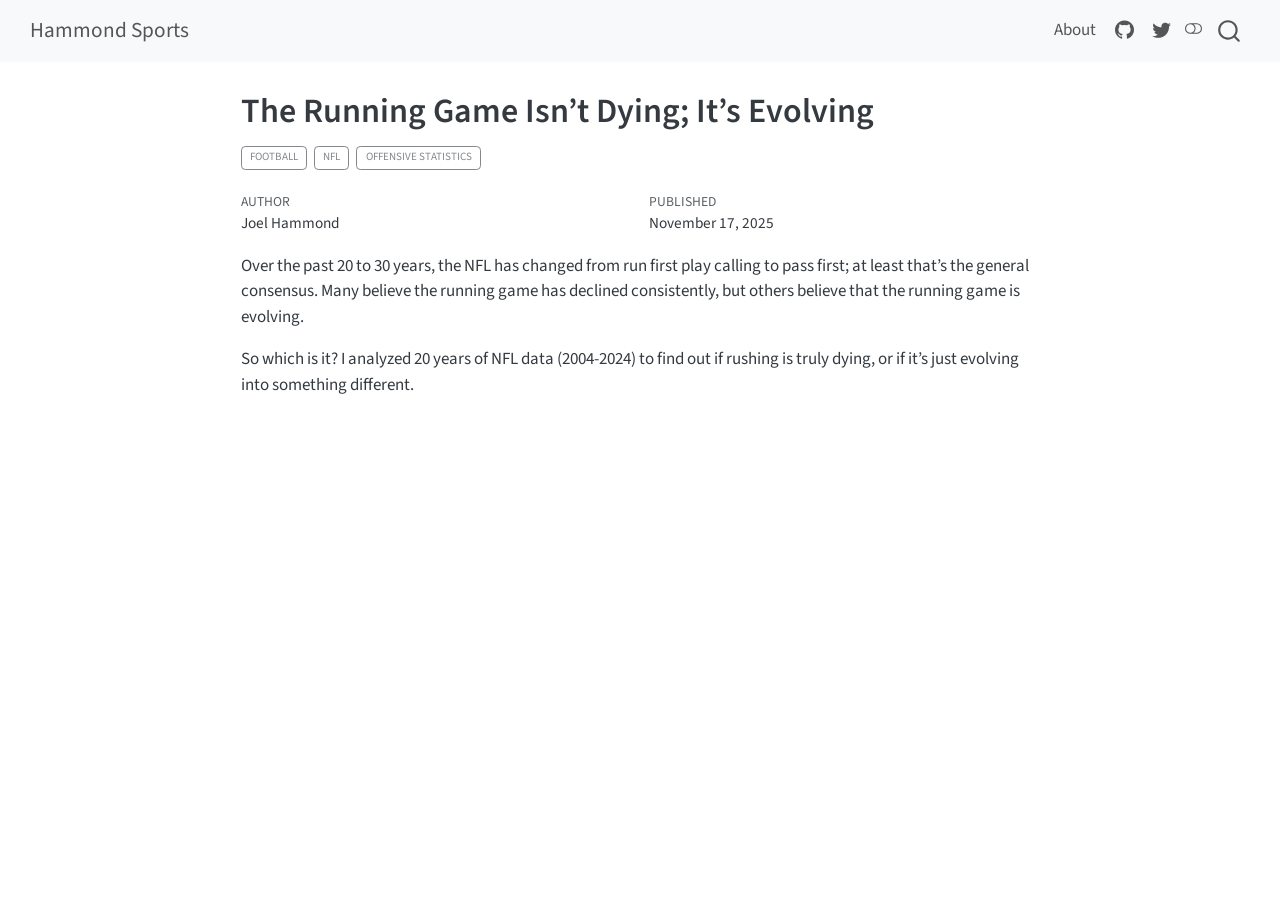
<file: posts/index.qmd/index.html>
<!DOCTYPE html>
<html xmlns="http://www.w3.org/1999/xhtml" lang="en" xml:lang="en"><head>

<meta charset="utf-8">
<meta name="generator" content="quarto-1.5.57">

<meta name="viewport" content="width=device-width, initial-scale=1.0, user-scalable=yes">

<meta name="author" content="Joel Hammond">
<meta name="dcterms.date" content="2025-11-17">

<title>The Running Game Isn’t Dying; It’s Evolving – Hammond Sports</title>
<style>
code{white-space: pre-wrap;}
span.smallcaps{font-variant: small-caps;}
div.columns{display: flex; gap: min(4vw, 1.5em);}
div.column{flex: auto; overflow-x: auto;}
div.hanging-indent{margin-left: 1.5em; text-indent: -1.5em;}
ul.task-list{list-style: none;}
ul.task-list li input[type="checkbox"] {
  width: 0.8em;
  margin: 0 0.8em 0.2em -1em; /* quarto-specific, see https://github.com/quarto-dev/quarto-cli/issues/4556 */ 
  vertical-align: middle;
}
</style>


<script src="../../site_libs/quarto-nav/quarto-nav.js"></script>
<script src="../../site_libs/quarto-nav/headroom.min.js"></script>
<script src="../../site_libs/clipboard/clipboard.min.js"></script>
<script src="../../site_libs/quarto-search/autocomplete.umd.js"></script>
<script src="../../site_libs/quarto-search/fuse.min.js"></script>
<script src="../../site_libs/quarto-search/quarto-search.js"></script>
<meta name="quarto:offset" content="../../">
<link href="../../logo.png" rel="icon" type="image/png">
<script src="../../site_libs/quarto-html/quarto.js"></script>
<script src="../../site_libs/quarto-html/popper.min.js"></script>
<script src="../../site_libs/quarto-html/tippy.umd.min.js"></script>
<script src="../../site_libs/quarto-html/anchor.min.js"></script>
<link href="../../site_libs/quarto-html/tippy.css" rel="stylesheet">
<link href="../../site_libs/quarto-html/quarto-syntax-highlighting.css" rel="stylesheet" class="quarto-color-scheme" id="quarto-text-highlighting-styles">
<link href="../../site_libs/quarto-html/quarto-syntax-highlighting-dark.css" rel="prefetch" class="quarto-color-scheme quarto-color-alternate" id="quarto-text-highlighting-styles">
<script src="../../site_libs/bootstrap/bootstrap.min.js"></script>
<link href="../../site_libs/bootstrap/bootstrap-icons.css" rel="stylesheet">
<link href="../../site_libs/bootstrap/bootstrap.min.css" rel="stylesheet" class="quarto-color-scheme" id="quarto-bootstrap" data-mode="light">
<link href="../../site_libs/bootstrap/bootstrap-dark.min.css" rel="prefetch" class="quarto-color-scheme quarto-color-alternate" id="quarto-bootstrap" data-mode="light">
<script id="quarto-search-options" type="application/json">{
  "location": "navbar",
  "copy-button": false,
  "collapse-after": 3,
  "panel-placement": "end",
  "type": "overlay",
  "limit": 50,
  "keyboard-shortcut": [
    "f",
    "/",
    "s"
  ],
  "show-item-context": false,
  "language": {
    "search-no-results-text": "No results",
    "search-matching-documents-text": "matching documents",
    "search-copy-link-title": "Copy link to search",
    "search-hide-matches-text": "Hide additional matches",
    "search-more-match-text": "more match in this document",
    "search-more-matches-text": "more matches in this document",
    "search-clear-button-title": "Clear",
    "search-text-placeholder": "",
    "search-detached-cancel-button-title": "Cancel",
    "search-submit-button-title": "Submit",
    "search-label": "Search"
  }
}</script>


<link rel="stylesheet" href="../../styles.css">
</head>

<body class="nav-fixed fullcontent">

<div id="quarto-search-results"></div>
  <header id="quarto-header" class="headroom fixed-top">
    <nav class="navbar navbar-expand-lg " data-bs-theme="dark">
      <div class="navbar-container container-fluid">
      <div class="navbar-brand-container mx-auto">
    <a class="navbar-brand" href="../../index.html">
    <span class="navbar-title">Hammond Sports</span>
    </a>
  </div>
            <div id="quarto-search" class="" title="Search"></div>
          <button class="navbar-toggler" type="button" data-bs-toggle="collapse" data-bs-target="#navbarCollapse" aria-controls="navbarCollapse" role="menu" aria-expanded="false" aria-label="Toggle navigation" onclick="if (window.quartoToggleHeadroom) { window.quartoToggleHeadroom(); }">
  <span class="navbar-toggler-icon"></span>
</button>
          <div class="collapse navbar-collapse" id="navbarCollapse">
            <ul class="navbar-nav navbar-nav-scroll ms-auto">
  <li class="nav-item">
    <a class="nav-link" href="../../about.html"> 
<span class="menu-text">About</span></a>
  </li>  
  <li class="nav-item compact">
    <a class="nav-link" href="https://github.com/JoelHammond1"> <i class="bi bi-github" role="img">
</i> 
<span class="menu-text"></span></a>
  </li>  
  <li class="nav-item compact">
    <a class="nav-link" href="https://x.com/GBR_GoBigRed"> <i class="bi bi-twitter" role="img">
</i> 
<span class="menu-text"></span></a>
  </li>  
</ul>
          </div> <!-- /navcollapse -->
            <div class="quarto-navbar-tools">
  <a href="" class="quarto-color-scheme-toggle quarto-navigation-tool  px-1" onclick="window.quartoToggleColorScheme(); return false;" title="Toggle dark mode"><i class="bi"></i></a>
</div>
      </div> <!-- /container-fluid -->
    </nav>
</header>
<!-- content -->
<div id="quarto-content" class="quarto-container page-columns page-rows-contents page-layout-article page-navbar">
<!-- sidebar -->
<!-- margin-sidebar -->
    
<!-- main -->
<main class="content" id="quarto-document-content">

<header id="title-block-header" class="quarto-title-block default">
<div class="quarto-title">
<h1 class="title">The Running Game Isn’t Dying; It’s Evolving</h1>
  <div class="quarto-categories">
    <div class="quarto-category">Football</div>
    <div class="quarto-category">NFL</div>
    <div class="quarto-category">Offensive Statistics</div>
  </div>
  </div>



<div class="quarto-title-meta">

    <div>
    <div class="quarto-title-meta-heading">Author</div>
    <div class="quarto-title-meta-contents">
             <p>Joel Hammond </p>
          </div>
  </div>
    
    <div>
    <div class="quarto-title-meta-heading">Published</div>
    <div class="quarto-title-meta-contents">
      <p class="date">November 17, 2025</p>
    </div>
  </div>
  
    
  </div>
  


</header>


<p>Over the past 20 to 30 years, the NFL has changed from run first play calling to pass first; at least that’s the general consensus. Many believe the running game has declined consistently, but others believe that the running game is evolving.</p>
<p>So which is it? I analyzed 20 years of NFL data (2004-2024) to find out if rushing is truly dying, or if it’s just evolving into something different.</p>



</main> <!-- /main -->
<script id="quarto-html-after-body" type="application/javascript">
window.document.addEventListener("DOMContentLoaded", function (event) {
  const toggleBodyColorMode = (bsSheetEl) => {
    const mode = bsSheetEl.getAttribute("data-mode");
    const bodyEl = window.document.querySelector("body");
    if (mode === "dark") {
      bodyEl.classList.add("quarto-dark");
      bodyEl.classList.remove("quarto-light");
    } else {
      bodyEl.classList.add("quarto-light");
      bodyEl.classList.remove("quarto-dark");
    }
  }
  const toggleBodyColorPrimary = () => {
    const bsSheetEl = window.document.querySelector("link#quarto-bootstrap");
    if (bsSheetEl) {
      toggleBodyColorMode(bsSheetEl);
    }
  }
  toggleBodyColorPrimary();  
  const disableStylesheet = (stylesheets) => {
    for (let i=0; i < stylesheets.length; i++) {
      const stylesheet = stylesheets[i];
      stylesheet.rel = 'prefetch';
    }
  }
  const enableStylesheet = (stylesheets) => {
    for (let i=0; i < stylesheets.length; i++) {
      const stylesheet = stylesheets[i];
      stylesheet.rel = 'stylesheet';
    }
  }
  const manageTransitions = (selector, allowTransitions) => {
    const els = window.document.querySelectorAll(selector);
    for (let i=0; i < els.length; i++) {
      const el = els[i];
      if (allowTransitions) {
        el.classList.remove('notransition');
      } else {
        el.classList.add('notransition');
      }
    }
  }
  const toggleGiscusIfUsed = (isAlternate, darkModeDefault) => {
    const baseTheme = document.querySelector('#giscus-base-theme')?.value ?? 'light';
    const alternateTheme = document.querySelector('#giscus-alt-theme')?.value ?? 'dark';
    let newTheme = '';
    if(darkModeDefault) {
      newTheme = isAlternate ? baseTheme : alternateTheme;
    } else {
      newTheme = isAlternate ? alternateTheme : baseTheme;
    }
    const changeGiscusTheme = () => {
      // From: https://github.com/giscus/giscus/issues/336
      const sendMessage = (message) => {
        const iframe = document.querySelector('iframe.giscus-frame');
        if (!iframe) return;
        iframe.contentWindow.postMessage({ giscus: message }, 'https://giscus.app');
      }
      sendMessage({
        setConfig: {
          theme: newTheme
        }
      });
    }
    const isGiscussLoaded = window.document.querySelector('iframe.giscus-frame') !== null;
    if (isGiscussLoaded) {
      changeGiscusTheme();
    }
  }
  const toggleColorMode = (alternate) => {
    // Switch the stylesheets
    const alternateStylesheets = window.document.querySelectorAll('link.quarto-color-scheme.quarto-color-alternate');
    manageTransitions('#quarto-margin-sidebar .nav-link', false);
    if (alternate) {
      enableStylesheet(alternateStylesheets);
      for (const sheetNode of alternateStylesheets) {
        if (sheetNode.id === "quarto-bootstrap") {
          toggleBodyColorMode(sheetNode);
        }
      }
    } else {
      disableStylesheet(alternateStylesheets);
      toggleBodyColorPrimary();
    }
    manageTransitions('#quarto-margin-sidebar .nav-link', true);
    // Switch the toggles
    const toggles = window.document.querySelectorAll('.quarto-color-scheme-toggle');
    for (let i=0; i < toggles.length; i++) {
      const toggle = toggles[i];
      if (toggle) {
        if (alternate) {
          toggle.classList.add("alternate");     
        } else {
          toggle.classList.remove("alternate");
        }
      }
    }
    // Hack to workaround the fact that safari doesn't
    // properly recolor the scrollbar when toggling (#1455)
    if (navigator.userAgent.indexOf('Safari') > 0 && navigator.userAgent.indexOf('Chrome') == -1) {
      manageTransitions("body", false);
      window.scrollTo(0, 1);
      setTimeout(() => {
        window.scrollTo(0, 0);
        manageTransitions("body", true);
      }, 40);  
    }
  }
  const isFileUrl = () => { 
    return window.location.protocol === 'file:';
  }
  const hasAlternateSentinel = () => {  
    let styleSentinel = getColorSchemeSentinel();
    if (styleSentinel !== null) {
      return styleSentinel === "alternate";
    } else {
      return false;
    }
  }
  const setStyleSentinel = (alternate) => {
    const value = alternate ? "alternate" : "default";
    if (!isFileUrl()) {
      window.localStorage.setItem("quarto-color-scheme", value);
    } else {
      localAlternateSentinel = value;
    }
  }
  const getColorSchemeSentinel = () => {
    if (!isFileUrl()) {
      const storageValue = window.localStorage.getItem("quarto-color-scheme");
      return storageValue != null ? storageValue : localAlternateSentinel;
    } else {
      return localAlternateSentinel;
    }
  }
  const darkModeDefault = false;
  let localAlternateSentinel = darkModeDefault ? 'alternate' : 'default';
  // Dark / light mode switch
  window.quartoToggleColorScheme = () => {
    // Read the current dark / light value 
    let toAlternate = !hasAlternateSentinel();
    toggleColorMode(toAlternate);
    setStyleSentinel(toAlternate);
    toggleGiscusIfUsed(toAlternate, darkModeDefault);
  };
  // Ensure there is a toggle, if there isn't float one in the top right
  if (window.document.querySelector('.quarto-color-scheme-toggle') === null) {
    const a = window.document.createElement('a');
    a.classList.add('top-right');
    a.classList.add('quarto-color-scheme-toggle');
    a.href = "";
    a.onclick = function() { try { window.quartoToggleColorScheme(); } catch {} return false; };
    const i = window.document.createElement("i");
    i.classList.add('bi');
    a.appendChild(i);
    window.document.body.appendChild(a);
  }
  // Switch to dark mode if need be
  if (hasAlternateSentinel()) {
    toggleColorMode(true);
  } else {
    toggleColorMode(false);
  }
  const icon = "";
  const anchorJS = new window.AnchorJS();
  anchorJS.options = {
    placement: 'right',
    icon: icon
  };
  anchorJS.add('.anchored');
  const isCodeAnnotation = (el) => {
    for (const clz of el.classList) {
      if (clz.startsWith('code-annotation-')) {                     
        return true;
      }
    }
    return false;
  }
  const onCopySuccess = function(e) {
    // button target
    const button = e.trigger;
    // don't keep focus
    button.blur();
    // flash "checked"
    button.classList.add('code-copy-button-checked');
    var currentTitle = button.getAttribute("title");
    button.setAttribute("title", "Copied!");
    let tooltip;
    if (window.bootstrap) {
      button.setAttribute("data-bs-toggle", "tooltip");
      button.setAttribute("data-bs-placement", "left");
      button.setAttribute("data-bs-title", "Copied!");
      tooltip = new bootstrap.Tooltip(button, 
        { trigger: "manual", 
          customClass: "code-copy-button-tooltip",
          offset: [0, -8]});
      tooltip.show();    
    }
    setTimeout(function() {
      if (tooltip) {
        tooltip.hide();
        button.removeAttribute("data-bs-title");
        button.removeAttribute("data-bs-toggle");
        button.removeAttribute("data-bs-placement");
      }
      button.setAttribute("title", currentTitle);
      button.classList.remove('code-copy-button-checked');
    }, 1000);
    // clear code selection
    e.clearSelection();
  }
  const getTextToCopy = function(trigger) {
      const codeEl = trigger.previousElementSibling.cloneNode(true);
      for (const childEl of codeEl.children) {
        if (isCodeAnnotation(childEl)) {
          childEl.remove();
        }
      }
      return codeEl.innerText;
  }
  const clipboard = new window.ClipboardJS('.code-copy-button:not([data-in-quarto-modal])', {
    text: getTextToCopy
  });
  clipboard.on('success', onCopySuccess);
  if (window.document.getElementById('quarto-embedded-source-code-modal')) {
    // For code content inside modals, clipBoardJS needs to be initialized with a container option
    // TODO: Check when it could be a function (https://github.com/zenorocha/clipboard.js/issues/860)
    const clipboardModal = new window.ClipboardJS('.code-copy-button[data-in-quarto-modal]', {
      text: getTextToCopy,
      container: window.document.getElementById('quarto-embedded-source-code-modal')
    });
    clipboardModal.on('success', onCopySuccess);
  }
    var localhostRegex = new RegExp(/^(?:http|https):\/\/localhost\:?[0-9]*\//);
    var mailtoRegex = new RegExp(/^mailto:/);
      var filterRegex = new RegExp('/' + window.location.host + '/');
    var isInternal = (href) => {
        return filterRegex.test(href) || localhostRegex.test(href) || mailtoRegex.test(href);
    }
    // Inspect non-navigation links and adorn them if external
 	var links = window.document.querySelectorAll('a[href]:not(.nav-link):not(.navbar-brand):not(.toc-action):not(.sidebar-link):not(.sidebar-item-toggle):not(.pagination-link):not(.no-external):not([aria-hidden]):not(.dropdown-item):not(.quarto-navigation-tool):not(.about-link)');
    for (var i=0; i<links.length; i++) {
      const link = links[i];
      if (!isInternal(link.href)) {
        // undo the damage that might have been done by quarto-nav.js in the case of
        // links that we want to consider external
        if (link.dataset.originalHref !== undefined) {
          link.href = link.dataset.originalHref;
        }
      }
    }
  function tippyHover(el, contentFn, onTriggerFn, onUntriggerFn) {
    const config = {
      allowHTML: true,
      maxWidth: 500,
      delay: 100,
      arrow: false,
      appendTo: function(el) {
          return el.parentElement;
      },
      interactive: true,
      interactiveBorder: 10,
      theme: 'quarto',
      placement: 'bottom-start',
    };
    if (contentFn) {
      config.content = contentFn;
    }
    if (onTriggerFn) {
      config.onTrigger = onTriggerFn;
    }
    if (onUntriggerFn) {
      config.onUntrigger = onUntriggerFn;
    }
    window.tippy(el, config); 
  }
  const noterefs = window.document.querySelectorAll('a[role="doc-noteref"]');
  for (var i=0; i<noterefs.length; i++) {
    const ref = noterefs[i];
    tippyHover(ref, function() {
      // use id or data attribute instead here
      let href = ref.getAttribute('data-footnote-href') || ref.getAttribute('href');
      try { href = new URL(href).hash; } catch {}
      const id = href.replace(/^#\/?/, "");
      const note = window.document.getElementById(id);
      if (note) {
        return note.innerHTML;
      } else {
        return "";
      }
    });
  }
  const xrefs = window.document.querySelectorAll('a.quarto-xref');
  const processXRef = (id, note) => {
    // Strip column container classes
    const stripColumnClz = (el) => {
      el.classList.remove("page-full", "page-columns");
      if (el.children) {
        for (const child of el.children) {
          stripColumnClz(child);
        }
      }
    }
    stripColumnClz(note)
    if (id === null || id.startsWith('sec-')) {
      // Special case sections, only their first couple elements
      const container = document.createElement("div");
      if (note.children && note.children.length > 2) {
        container.appendChild(note.children[0].cloneNode(true));
        for (let i = 1; i < note.children.length; i++) {
          const child = note.children[i];
          if (child.tagName === "P" && child.innerText === "") {
            continue;
          } else {
            container.appendChild(child.cloneNode(true));
            break;
          }
        }
        if (window.Quarto?.typesetMath) {
          window.Quarto.typesetMath(container);
        }
        return container.innerHTML
      } else {
        if (window.Quarto?.typesetMath) {
          window.Quarto.typesetMath(note);
        }
        return note.innerHTML;
      }
    } else {
      // Remove any anchor links if they are present
      const anchorLink = note.querySelector('a.anchorjs-link');
      if (anchorLink) {
        anchorLink.remove();
      }
      if (window.Quarto?.typesetMath) {
        window.Quarto.typesetMath(note);
      }
      // TODO in 1.5, we should make sure this works without a callout special case
      if (note.classList.contains("callout")) {
        return note.outerHTML;
      } else {
        return note.innerHTML;
      }
    }
  }
  for (var i=0; i<xrefs.length; i++) {
    const xref = xrefs[i];
    tippyHover(xref, undefined, function(instance) {
      instance.disable();
      let url = xref.getAttribute('href');
      let hash = undefined; 
      if (url.startsWith('#')) {
        hash = url;
      } else {
        try { hash = new URL(url).hash; } catch {}
      }
      if (hash) {
        const id = hash.replace(/^#\/?/, "");
        const note = window.document.getElementById(id);
        if (note !== null) {
          try {
            const html = processXRef(id, note.cloneNode(true));
            instance.setContent(html);
          } finally {
            instance.enable();
            instance.show();
          }
        } else {
          // See if we can fetch this
          fetch(url.split('#')[0])
          .then(res => res.text())
          .then(html => {
            const parser = new DOMParser();
            const htmlDoc = parser.parseFromString(html, "text/html");
            const note = htmlDoc.getElementById(id);
            if (note !== null) {
              const html = processXRef(id, note);
              instance.setContent(html);
            } 
          }).finally(() => {
            instance.enable();
            instance.show();
          });
        }
      } else {
        // See if we can fetch a full url (with no hash to target)
        // This is a special case and we should probably do some content thinning / targeting
        fetch(url)
        .then(res => res.text())
        .then(html => {
          const parser = new DOMParser();
          const htmlDoc = parser.parseFromString(html, "text/html");
          const note = htmlDoc.querySelector('main.content');
          if (note !== null) {
            // This should only happen for chapter cross references
            // (since there is no id in the URL)
            // remove the first header
            if (note.children.length > 0 && note.children[0].tagName === "HEADER") {
              note.children[0].remove();
            }
            const html = processXRef(null, note);
            instance.setContent(html);
          } 
        }).finally(() => {
          instance.enable();
          instance.show();
        });
      }
    }, function(instance) {
    });
  }
      let selectedAnnoteEl;
      const selectorForAnnotation = ( cell, annotation) => {
        let cellAttr = 'data-code-cell="' + cell + '"';
        let lineAttr = 'data-code-annotation="' +  annotation + '"';
        const selector = 'span[' + cellAttr + '][' + lineAttr + ']';
        return selector;
      }
      const selectCodeLines = (annoteEl) => {
        const doc = window.document;
        const targetCell = annoteEl.getAttribute("data-target-cell");
        const targetAnnotation = annoteEl.getAttribute("data-target-annotation");
        const annoteSpan = window.document.querySelector(selectorForAnnotation(targetCell, targetAnnotation));
        const lines = annoteSpan.getAttribute("data-code-lines").split(",");
        const lineIds = lines.map((line) => {
          return targetCell + "-" + line;
        })
        let top = null;
        let height = null;
        let parent = null;
        if (lineIds.length > 0) {
            //compute the position of the single el (top and bottom and make a div)
            const el = window.document.getElementById(lineIds[0]);
            top = el.offsetTop;
            height = el.offsetHeight;
            parent = el.parentElement.parentElement;
          if (lineIds.length > 1) {
            const lastEl = window.document.getElementById(lineIds[lineIds.length - 1]);
            const bottom = lastEl.offsetTop + lastEl.offsetHeight;
            height = bottom - top;
          }
          if (top !== null && height !== null && parent !== null) {
            // cook up a div (if necessary) and position it 
            let div = window.document.getElementById("code-annotation-line-highlight");
            if (div === null) {
              div = window.document.createElement("div");
              div.setAttribute("id", "code-annotation-line-highlight");
              div.style.position = 'absolute';
              parent.appendChild(div);
            }
            div.style.top = top - 2 + "px";
            div.style.height = height + 4 + "px";
            div.style.left = 0;
            let gutterDiv = window.document.getElementById("code-annotation-line-highlight-gutter");
            if (gutterDiv === null) {
              gutterDiv = window.document.createElement("div");
              gutterDiv.setAttribute("id", "code-annotation-line-highlight-gutter");
              gutterDiv.style.position = 'absolute';
              const codeCell = window.document.getElementById(targetCell);
              const gutter = codeCell.querySelector('.code-annotation-gutter');
              gutter.appendChild(gutterDiv);
            }
            gutterDiv.style.top = top - 2 + "px";
            gutterDiv.style.height = height + 4 + "px";
          }
          selectedAnnoteEl = annoteEl;
        }
      };
      const unselectCodeLines = () => {
        const elementsIds = ["code-annotation-line-highlight", "code-annotation-line-highlight-gutter"];
        elementsIds.forEach((elId) => {
          const div = window.document.getElementById(elId);
          if (div) {
            div.remove();
          }
        });
        selectedAnnoteEl = undefined;
      };
        // Handle positioning of the toggle
    window.addEventListener(
      "resize",
      throttle(() => {
        elRect = undefined;
        if (selectedAnnoteEl) {
          selectCodeLines(selectedAnnoteEl);
        }
      }, 10)
    );
    function throttle(fn, ms) {
    let throttle = false;
    let timer;
      return (...args) => {
        if(!throttle) { // first call gets through
            fn.apply(this, args);
            throttle = true;
        } else { // all the others get throttled
            if(timer) clearTimeout(timer); // cancel #2
            timer = setTimeout(() => {
              fn.apply(this, args);
              timer = throttle = false;
            }, ms);
        }
      };
    }
      // Attach click handler to the DT
      const annoteDls = window.document.querySelectorAll('dt[data-target-cell]');
      for (const annoteDlNode of annoteDls) {
        annoteDlNode.addEventListener('click', (event) => {
          const clickedEl = event.target;
          if (clickedEl !== selectedAnnoteEl) {
            unselectCodeLines();
            const activeEl = window.document.querySelector('dt[data-target-cell].code-annotation-active');
            if (activeEl) {
              activeEl.classList.remove('code-annotation-active');
            }
            selectCodeLines(clickedEl);
            clickedEl.classList.add('code-annotation-active');
          } else {
            // Unselect the line
            unselectCodeLines();
            clickedEl.classList.remove('code-annotation-active');
          }
        });
      }
  const findCites = (el) => {
    const parentEl = el.parentElement;
    if (parentEl) {
      const cites = parentEl.dataset.cites;
      if (cites) {
        return {
          el,
          cites: cites.split(' ')
        };
      } else {
        return findCites(el.parentElement)
      }
    } else {
      return undefined;
    }
  };
  var bibliorefs = window.document.querySelectorAll('a[role="doc-biblioref"]');
  for (var i=0; i<bibliorefs.length; i++) {
    const ref = bibliorefs[i];
    const citeInfo = findCites(ref);
    if (citeInfo) {
      tippyHover(citeInfo.el, function() {
        var popup = window.document.createElement('div');
        citeInfo.cites.forEach(function(cite) {
          var citeDiv = window.document.createElement('div');
          citeDiv.classList.add('hanging-indent');
          citeDiv.classList.add('csl-entry');
          var biblioDiv = window.document.getElementById('ref-' + cite);
          if (biblioDiv) {
            citeDiv.innerHTML = biblioDiv.innerHTML;
          }
          popup.appendChild(citeDiv);
        });
        return popup.innerHTML;
      });
    }
  }
});
</script>
</div> <!-- /content -->




</body></html>
</file>
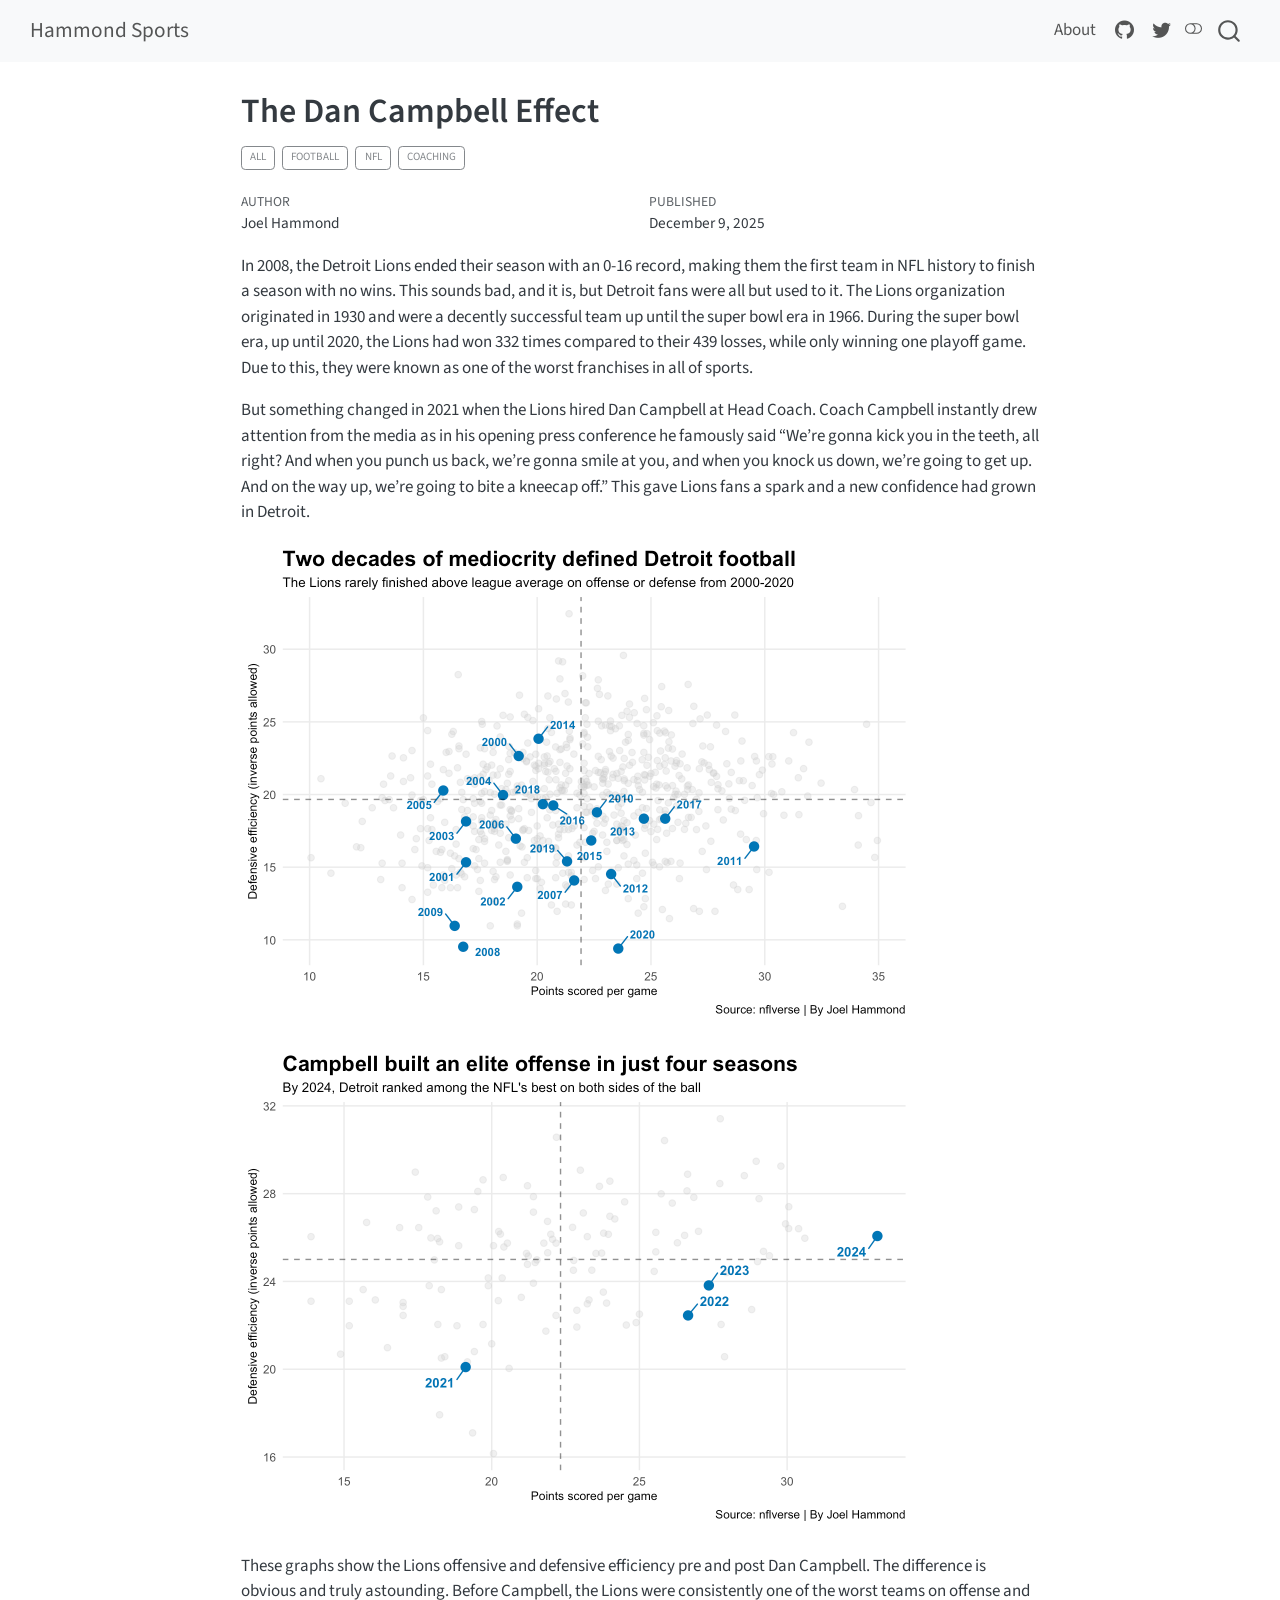
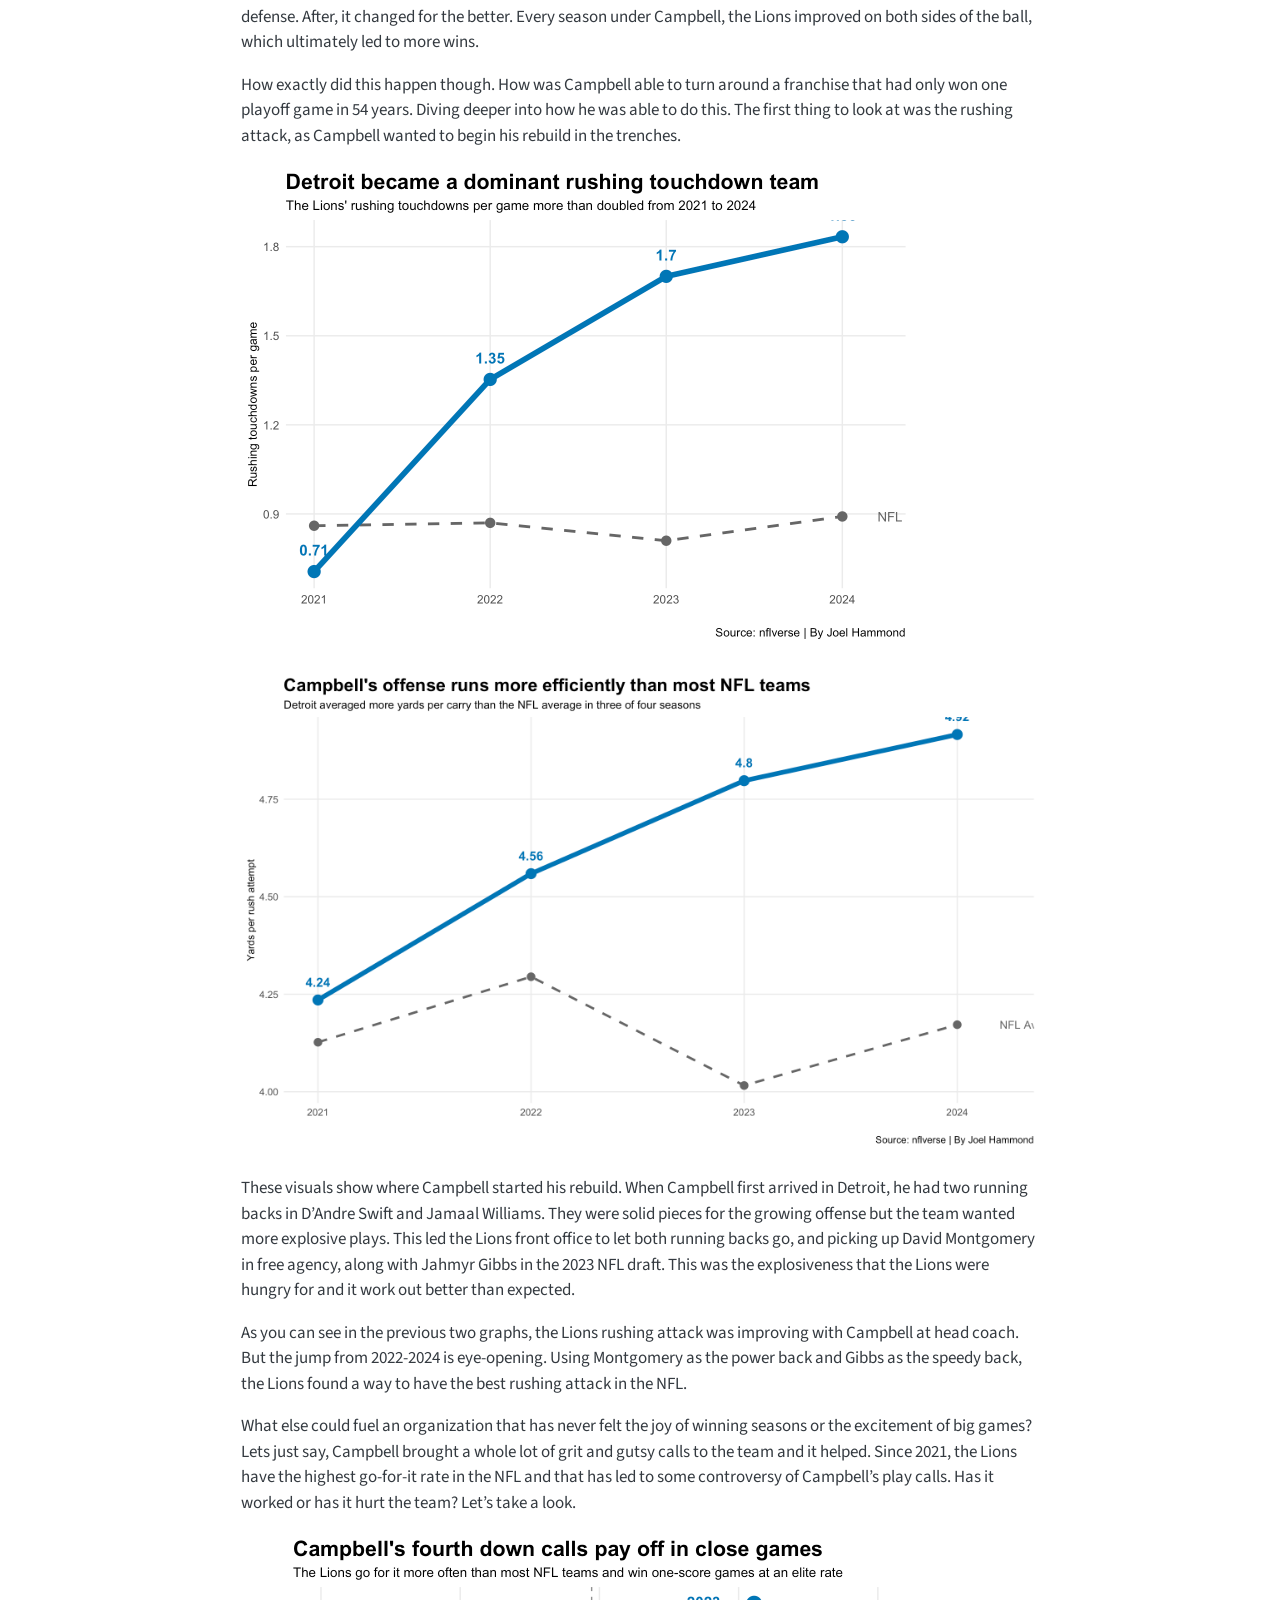
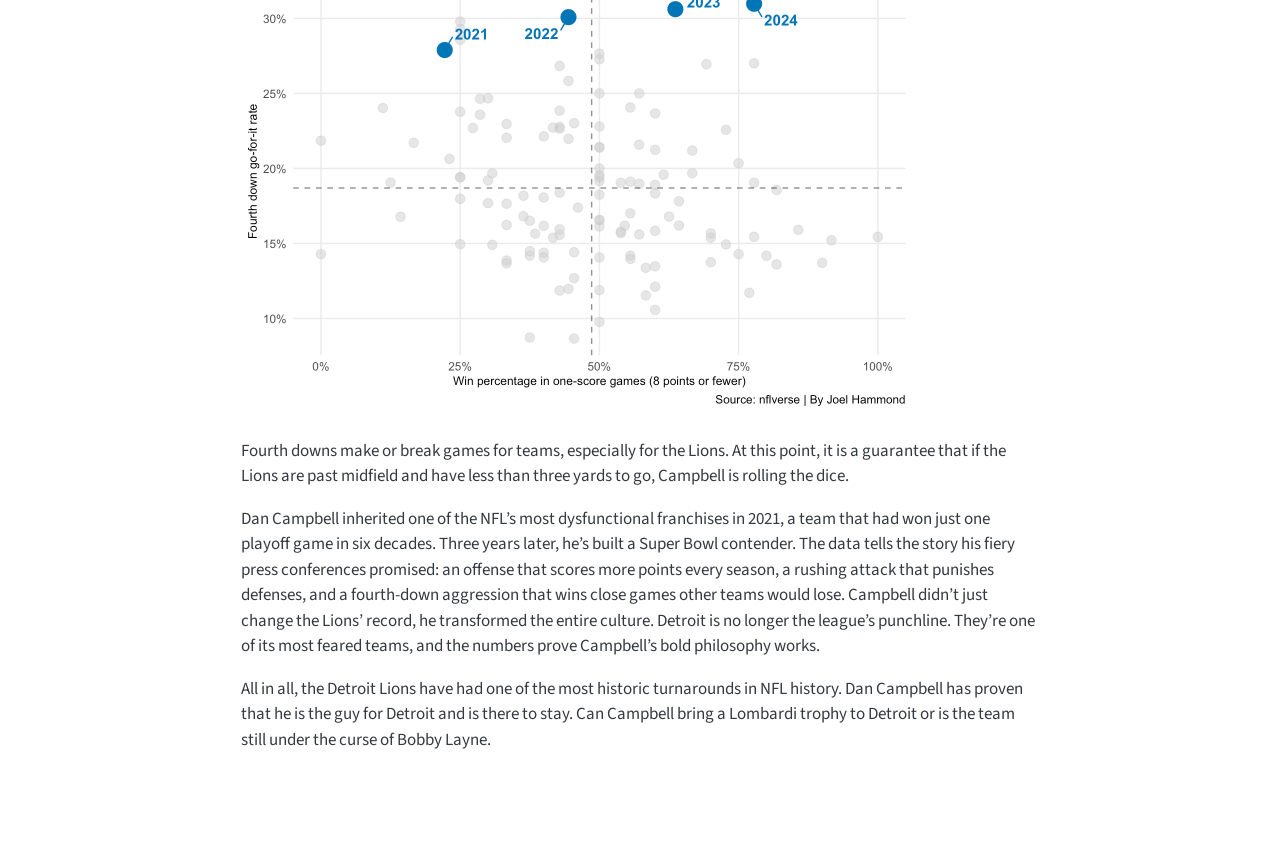
<file: posts/the-dan-campbell-effect/index.html>
<!DOCTYPE html>
<html xmlns="http://www.w3.org/1999/xhtml" lang="en" xml:lang="en"><head>

<meta charset="utf-8">
<meta name="generator" content="quarto-1.5.57">

<meta name="viewport" content="width=device-width, initial-scale=1.0, user-scalable=yes">

<meta name="author" content="Joel Hammond">
<meta name="dcterms.date" content="2025-12-09">

<title>The Dan Campbell Effect – Hammond Sports</title>
<style>
code{white-space: pre-wrap;}
span.smallcaps{font-variant: small-caps;}
div.columns{display: flex; gap: min(4vw, 1.5em);}
div.column{flex: auto; overflow-x: auto;}
div.hanging-indent{margin-left: 1.5em; text-indent: -1.5em;}
ul.task-list{list-style: none;}
ul.task-list li input[type="checkbox"] {
  width: 0.8em;
  margin: 0 0.8em 0.2em -1em; /* quarto-specific, see https://github.com/quarto-dev/quarto-cli/issues/4556 */ 
  vertical-align: middle;
}
</style>


<script src="../../site_libs/quarto-nav/quarto-nav.js"></script>
<script src="../../site_libs/quarto-nav/headroom.min.js"></script>
<script src="../../site_libs/clipboard/clipboard.min.js"></script>
<script src="../../site_libs/quarto-search/autocomplete.umd.js"></script>
<script src="../../site_libs/quarto-search/fuse.min.js"></script>
<script src="../../site_libs/quarto-search/quarto-search.js"></script>
<meta name="quarto:offset" content="../../">
<link href="../../logo.png" rel="icon" type="image/png">
<script src="../../site_libs/quarto-html/quarto.js"></script>
<script src="../../site_libs/quarto-html/popper.min.js"></script>
<script src="../../site_libs/quarto-html/tippy.umd.min.js"></script>
<script src="../../site_libs/quarto-html/anchor.min.js"></script>
<link href="../../site_libs/quarto-html/tippy.css" rel="stylesheet">
<link href="../../site_libs/quarto-html/quarto-syntax-highlighting.css" rel="stylesheet" class="quarto-color-scheme" id="quarto-text-highlighting-styles">
<link href="../../site_libs/quarto-html/quarto-syntax-highlighting-dark.css" rel="prefetch" class="quarto-color-scheme quarto-color-alternate" id="quarto-text-highlighting-styles">
<script src="../../site_libs/bootstrap/bootstrap.min.js"></script>
<link href="../../site_libs/bootstrap/bootstrap-icons.css" rel="stylesheet">
<link href="../../site_libs/bootstrap/bootstrap.min.css" rel="stylesheet" class="quarto-color-scheme" id="quarto-bootstrap" data-mode="light">
<link href="../../site_libs/bootstrap/bootstrap-dark.min.css" rel="prefetch" class="quarto-color-scheme quarto-color-alternate" id="quarto-bootstrap" data-mode="light">
<script id="quarto-search-options" type="application/json">{
  "location": "navbar",
  "copy-button": false,
  "collapse-after": 3,
  "panel-placement": "end",
  "type": "overlay",
  "limit": 50,
  "keyboard-shortcut": [
    "f",
    "/",
    "s"
  ],
  "show-item-context": false,
  "language": {
    "search-no-results-text": "No results",
    "search-matching-documents-text": "matching documents",
    "search-copy-link-title": "Copy link to search",
    "search-hide-matches-text": "Hide additional matches",
    "search-more-match-text": "more match in this document",
    "search-more-matches-text": "more matches in this document",
    "search-clear-button-title": "Clear",
    "search-text-placeholder": "",
    "search-detached-cancel-button-title": "Cancel",
    "search-submit-button-title": "Submit",
    "search-label": "Search"
  }
}</script>


<link rel="stylesheet" href="../../styles.css">
</head>

<body class="nav-fixed fullcontent">

<div id="quarto-search-results"></div>
  <header id="quarto-header" class="headroom fixed-top">
    <nav class="navbar navbar-expand-lg " data-bs-theme="dark">
      <div class="navbar-container container-fluid">
      <div class="navbar-brand-container mx-auto">
    <a class="navbar-brand" href="../../index.html">
    <span class="navbar-title">Hammond Sports</span>
    </a>
  </div>
            <div id="quarto-search" class="" title="Search"></div>
          <button class="navbar-toggler" type="button" data-bs-toggle="collapse" data-bs-target="#navbarCollapse" aria-controls="navbarCollapse" role="menu" aria-expanded="false" aria-label="Toggle navigation" onclick="if (window.quartoToggleHeadroom) { window.quartoToggleHeadroom(); }">
  <span class="navbar-toggler-icon"></span>
</button>
          <div class="collapse navbar-collapse" id="navbarCollapse">
            <ul class="navbar-nav navbar-nav-scroll ms-auto">
  <li class="nav-item">
    <a class="nav-link" href="../../about.html"> 
<span class="menu-text">About</span></a>
  </li>  
  <li class="nav-item compact">
    <a class="nav-link" href="https://github.com/JoelHammond1"> <i class="bi bi-github" role="img">
</i> 
<span class="menu-text"></span></a>
  </li>  
  <li class="nav-item compact">
    <a class="nav-link" href="https://x.com/GBR_GoBigRed"> <i class="bi bi-twitter" role="img">
</i> 
<span class="menu-text"></span></a>
  </li>  
</ul>
          </div> <!-- /navcollapse -->
            <div class="quarto-navbar-tools">
  <a href="" class="quarto-color-scheme-toggle quarto-navigation-tool  px-1" onclick="window.quartoToggleColorScheme(); return false;" title="Toggle dark mode"><i class="bi"></i></a>
</div>
      </div> <!-- /container-fluid -->
    </nav>
</header>
<!-- content -->
<div id="quarto-content" class="quarto-container page-columns page-rows-contents page-layout-article page-navbar">
<!-- sidebar -->
<!-- margin-sidebar -->
    
<!-- main -->
<main class="content" id="quarto-document-content">

<header id="title-block-header" class="quarto-title-block default">
<div class="quarto-title">
<h1 class="title">The Dan Campbell Effect</h1>
  <div class="quarto-categories">
    <div class="quarto-category">All</div>
    <div class="quarto-category">Football</div>
    <div class="quarto-category">NFL</div>
    <div class="quarto-category">Coaching</div>
  </div>
  </div>



<div class="quarto-title-meta">

    <div>
    <div class="quarto-title-meta-heading">Author</div>
    <div class="quarto-title-meta-contents">
             <p>Joel Hammond </p>
          </div>
  </div>
    
    <div>
    <div class="quarto-title-meta-heading">Published</div>
    <div class="quarto-title-meta-contents">
      <p class="date">December 9, 2025</p>
    </div>
  </div>
  
    
  </div>
  


</header>


<p>In 2008, the Detroit Lions ended their season with an 0-16 record, making them the first team in NFL history to finish a season with no wins. This sounds bad, and it is, but Detroit fans were all but used to it. The Lions organization originated in 1930 and were a decently successful team up until the super bowl era in 1966. During the super bowl era, up until 2020, the Lions had won 332 times compared to their 439 losses, while only winning one playoff game. Due to this, they were known as one of the worst franchises in all of sports.</p>
<p>But something changed in 2021 when the Lions hired Dan Campbell at Head Coach. Coach Campbell instantly drew attention from the media as in his opening press conference he famously said “We’re gonna kick you in the teeth, all right? And when you punch us back, we’re gonna smile at you, and when you knock us down, we’re going to get up. And on the way up, we’re going to bite a kneecap off.” This gave Lions fans a spark and a new confidence had grown in Detroit.</p>
<div class="cell">
<div class="cell-output-display">
<div>
<figure class="figure">
<p><img src="index_files/figure-html/unnamed-chunk-1-1.png" class="img-fluid figure-img" width="672"></p>
</figure>
</div>
</div>
<div class="cell-output-display">
<div>
<figure class="figure">
<p><img src="index_files/figure-html/unnamed-chunk-1-2.png" class="img-fluid figure-img" width="672"></p>
</figure>
</div>
</div>
</div>
<p>These graphs show the Lions offensive and defensive efficiency pre and post Dan Campbell. The difference is obvious and truly astounding. Before Campbell, the Lions were consistently one of the worst teams on offense and defense. After, it changed for the better. Every season under Campbell, the Lions improved on both sides of the ball, which ultimately led to more wins.</p>
<p>How exactly did this happen though. How was Campbell able to turn around a franchise that had only won one playoff game in 54 years. Diving deeper into how he was able to do this. The first thing to look at was the rushing attack, as Campbell wanted to begin his rebuild in the trenches.</p>
<div class="cell">
<div class="cell-output-display">
<div>
<figure class="figure">
<p><img src="index_files/figure-html/unnamed-chunk-2-1.png" class="img-fluid figure-img" width="672"></p>
</figure>
</div>
</div>
</div>
<div class="cell">
<div class="cell-output-display">
<div>
<figure class="figure">
<p><img src="index_files/figure-html/unnamed-chunk-3-1.png" class="img-fluid figure-img" width="960"></p>
</figure>
</div>
</div>
</div>
<p>These visuals show where Campbell started his rebuild. When Campbell first arrived in Detroit, he had two running backs in D’Andre Swift and Jamaal Williams. They were solid pieces for the growing offense but the team wanted more explosive plays. This led the Lions front office to let both running backs go, and picking up David Montgomery in free agency, along with Jahmyr Gibbs in the 2023 NFL draft. This was the explosiveness that the Lions were hungry for and it work out better than expected.</p>
<p>As you can see in the previous two graphs, the Lions rushing attack was improving with Campbell at head coach. But the jump from 2022-2024 is eye-opening. Using Montgomery as the power back and Gibbs as the speedy back, the Lions found a way to have the best rushing attack in the NFL.</p>
<p>What else could fuel an organization that has never felt the joy of winning seasons or the excitement of big games? Lets just say, Campbell brought a whole lot of grit and gutsy calls to the team and it helped. Since 2021, the Lions have the highest go-for-it rate in the NFL and that has led to some controversy of Campbell’s play calls. Has it worked or has it hurt the team? Let’s take a look.</p>
<div class="cell">
<div class="cell-output-display">
<div>
<figure class="figure">
<p><img src="index_files/figure-html/unnamed-chunk-4-1.png" class="img-fluid figure-img" width="672"></p>
</figure>
</div>
</div>
</div>
<p>Fourth downs make or break games for teams, especially for the Lions. At this point, it is a guarantee that if the Lions are past midfield and have less than three yards to go, Campbell is rolling the dice.</p>
<p>Dan Campbell inherited one of the NFL’s most dysfunctional franchises in 2021, a team that had won just one playoff game in six decades. Three years later, he’s built a Super Bowl contender. The data tells the story his fiery press conferences promised: an offense that scores more points every season, a rushing attack that punishes defenses, and a fourth-down aggression that wins close games other teams would lose. Campbell didn’t just change the Lions’ record, he transformed the entire culture. Detroit is no longer the league’s punchline. They’re one of its most feared teams, and the numbers prove Campbell’s bold philosophy works.</p>
<p>All in all, the Detroit Lions have had one of the most historic turnarounds in NFL history. Dan Campbell has proven that he is the guy for Detroit and is there to stay. Can Campbell bring a Lombardi trophy to Detroit or is the team still under the curse of Bobby Layne.</p>



</main> <!-- /main -->
<script id="quarto-html-after-body" type="application/javascript">
window.document.addEventListener("DOMContentLoaded", function (event) {
  const toggleBodyColorMode = (bsSheetEl) => {
    const mode = bsSheetEl.getAttribute("data-mode");
    const bodyEl = window.document.querySelector("body");
    if (mode === "dark") {
      bodyEl.classList.add("quarto-dark");
      bodyEl.classList.remove("quarto-light");
    } else {
      bodyEl.classList.add("quarto-light");
      bodyEl.classList.remove("quarto-dark");
    }
  }
  const toggleBodyColorPrimary = () => {
    const bsSheetEl = window.document.querySelector("link#quarto-bootstrap");
    if (bsSheetEl) {
      toggleBodyColorMode(bsSheetEl);
    }
  }
  toggleBodyColorPrimary();  
  const disableStylesheet = (stylesheets) => {
    for (let i=0; i < stylesheets.length; i++) {
      const stylesheet = stylesheets[i];
      stylesheet.rel = 'prefetch';
    }
  }
  const enableStylesheet = (stylesheets) => {
    for (let i=0; i < stylesheets.length; i++) {
      const stylesheet = stylesheets[i];
      stylesheet.rel = 'stylesheet';
    }
  }
  const manageTransitions = (selector, allowTransitions) => {
    const els = window.document.querySelectorAll(selector);
    for (let i=0; i < els.length; i++) {
      const el = els[i];
      if (allowTransitions) {
        el.classList.remove('notransition');
      } else {
        el.classList.add('notransition');
      }
    }
  }
  const toggleGiscusIfUsed = (isAlternate, darkModeDefault) => {
    const baseTheme = document.querySelector('#giscus-base-theme')?.value ?? 'light';
    const alternateTheme = document.querySelector('#giscus-alt-theme')?.value ?? 'dark';
    let newTheme = '';
    if(darkModeDefault) {
      newTheme = isAlternate ? baseTheme : alternateTheme;
    } else {
      newTheme = isAlternate ? alternateTheme : baseTheme;
    }
    const changeGiscusTheme = () => {
      // From: https://github.com/giscus/giscus/issues/336
      const sendMessage = (message) => {
        const iframe = document.querySelector('iframe.giscus-frame');
        if (!iframe) return;
        iframe.contentWindow.postMessage({ giscus: message }, 'https://giscus.app');
      }
      sendMessage({
        setConfig: {
          theme: newTheme
        }
      });
    }
    const isGiscussLoaded = window.document.querySelector('iframe.giscus-frame') !== null;
    if (isGiscussLoaded) {
      changeGiscusTheme();
    }
  }
  const toggleColorMode = (alternate) => {
    // Switch the stylesheets
    const alternateStylesheets = window.document.querySelectorAll('link.quarto-color-scheme.quarto-color-alternate');
    manageTransitions('#quarto-margin-sidebar .nav-link', false);
    if (alternate) {
      enableStylesheet(alternateStylesheets);
      for (const sheetNode of alternateStylesheets) {
        if (sheetNode.id === "quarto-bootstrap") {
          toggleBodyColorMode(sheetNode);
        }
      }
    } else {
      disableStylesheet(alternateStylesheets);
      toggleBodyColorPrimary();
    }
    manageTransitions('#quarto-margin-sidebar .nav-link', true);
    // Switch the toggles
    const toggles = window.document.querySelectorAll('.quarto-color-scheme-toggle');
    for (let i=0; i < toggles.length; i++) {
      const toggle = toggles[i];
      if (toggle) {
        if (alternate) {
          toggle.classList.add("alternate");     
        } else {
          toggle.classList.remove("alternate");
        }
      }
    }
    // Hack to workaround the fact that safari doesn't
    // properly recolor the scrollbar when toggling (#1455)
    if (navigator.userAgent.indexOf('Safari') > 0 && navigator.userAgent.indexOf('Chrome') == -1) {
      manageTransitions("body", false);
      window.scrollTo(0, 1);
      setTimeout(() => {
        window.scrollTo(0, 0);
        manageTransitions("body", true);
      }, 40);  
    }
  }
  const isFileUrl = () => { 
    return window.location.protocol === 'file:';
  }
  const hasAlternateSentinel = () => {  
    let styleSentinel = getColorSchemeSentinel();
    if (styleSentinel !== null) {
      return styleSentinel === "alternate";
    } else {
      return false;
    }
  }
  const setStyleSentinel = (alternate) => {
    const value = alternate ? "alternate" : "default";
    if (!isFileUrl()) {
      window.localStorage.setItem("quarto-color-scheme", value);
    } else {
      localAlternateSentinel = value;
    }
  }
  const getColorSchemeSentinel = () => {
    if (!isFileUrl()) {
      const storageValue = window.localStorage.getItem("quarto-color-scheme");
      return storageValue != null ? storageValue : localAlternateSentinel;
    } else {
      return localAlternateSentinel;
    }
  }
  const darkModeDefault = false;
  let localAlternateSentinel = darkModeDefault ? 'alternate' : 'default';
  // Dark / light mode switch
  window.quartoToggleColorScheme = () => {
    // Read the current dark / light value 
    let toAlternate = !hasAlternateSentinel();
    toggleColorMode(toAlternate);
    setStyleSentinel(toAlternate);
    toggleGiscusIfUsed(toAlternate, darkModeDefault);
  };
  // Ensure there is a toggle, if there isn't float one in the top right
  if (window.document.querySelector('.quarto-color-scheme-toggle') === null) {
    const a = window.document.createElement('a');
    a.classList.add('top-right');
    a.classList.add('quarto-color-scheme-toggle');
    a.href = "";
    a.onclick = function() { try { window.quartoToggleColorScheme(); } catch {} return false; };
    const i = window.document.createElement("i");
    i.classList.add('bi');
    a.appendChild(i);
    window.document.body.appendChild(a);
  }
  // Switch to dark mode if need be
  if (hasAlternateSentinel()) {
    toggleColorMode(true);
  } else {
    toggleColorMode(false);
  }
  const icon = "";
  const anchorJS = new window.AnchorJS();
  anchorJS.options = {
    placement: 'right',
    icon: icon
  };
  anchorJS.add('.anchored');
  const isCodeAnnotation = (el) => {
    for (const clz of el.classList) {
      if (clz.startsWith('code-annotation-')) {                     
        return true;
      }
    }
    return false;
  }
  const onCopySuccess = function(e) {
    // button target
    const button = e.trigger;
    // don't keep focus
    button.blur();
    // flash "checked"
    button.classList.add('code-copy-button-checked');
    var currentTitle = button.getAttribute("title");
    button.setAttribute("title", "Copied!");
    let tooltip;
    if (window.bootstrap) {
      button.setAttribute("data-bs-toggle", "tooltip");
      button.setAttribute("data-bs-placement", "left");
      button.setAttribute("data-bs-title", "Copied!");
      tooltip = new bootstrap.Tooltip(button, 
        { trigger: "manual", 
          customClass: "code-copy-button-tooltip",
          offset: [0, -8]});
      tooltip.show();    
    }
    setTimeout(function() {
      if (tooltip) {
        tooltip.hide();
        button.removeAttribute("data-bs-title");
        button.removeAttribute("data-bs-toggle");
        button.removeAttribute("data-bs-placement");
      }
      button.setAttribute("title", currentTitle);
      button.classList.remove('code-copy-button-checked');
    }, 1000);
    // clear code selection
    e.clearSelection();
  }
  const getTextToCopy = function(trigger) {
      const codeEl = trigger.previousElementSibling.cloneNode(true);
      for (const childEl of codeEl.children) {
        if (isCodeAnnotation(childEl)) {
          childEl.remove();
        }
      }
      return codeEl.innerText;
  }
  const clipboard = new window.ClipboardJS('.code-copy-button:not([data-in-quarto-modal])', {
    text: getTextToCopy
  });
  clipboard.on('success', onCopySuccess);
  if (window.document.getElementById('quarto-embedded-source-code-modal')) {
    // For code content inside modals, clipBoardJS needs to be initialized with a container option
    // TODO: Check when it could be a function (https://github.com/zenorocha/clipboard.js/issues/860)
    const clipboardModal = new window.ClipboardJS('.code-copy-button[data-in-quarto-modal]', {
      text: getTextToCopy,
      container: window.document.getElementById('quarto-embedded-source-code-modal')
    });
    clipboardModal.on('success', onCopySuccess);
  }
    var localhostRegex = new RegExp(/^(?:http|https):\/\/localhost\:?[0-9]*\//);
    var mailtoRegex = new RegExp(/^mailto:/);
      var filterRegex = new RegExp('/' + window.location.host + '/');
    var isInternal = (href) => {
        return filterRegex.test(href) || localhostRegex.test(href) || mailtoRegex.test(href);
    }
    // Inspect non-navigation links and adorn them if external
 	var links = window.document.querySelectorAll('a[href]:not(.nav-link):not(.navbar-brand):not(.toc-action):not(.sidebar-link):not(.sidebar-item-toggle):not(.pagination-link):not(.no-external):not([aria-hidden]):not(.dropdown-item):not(.quarto-navigation-tool):not(.about-link)');
    for (var i=0; i<links.length; i++) {
      const link = links[i];
      if (!isInternal(link.href)) {
        // undo the damage that might have been done by quarto-nav.js in the case of
        // links that we want to consider external
        if (link.dataset.originalHref !== undefined) {
          link.href = link.dataset.originalHref;
        }
      }
    }
  function tippyHover(el, contentFn, onTriggerFn, onUntriggerFn) {
    const config = {
      allowHTML: true,
      maxWidth: 500,
      delay: 100,
      arrow: false,
      appendTo: function(el) {
          return el.parentElement;
      },
      interactive: true,
      interactiveBorder: 10,
      theme: 'quarto',
      placement: 'bottom-start',
    };
    if (contentFn) {
      config.content = contentFn;
    }
    if (onTriggerFn) {
      config.onTrigger = onTriggerFn;
    }
    if (onUntriggerFn) {
      config.onUntrigger = onUntriggerFn;
    }
    window.tippy(el, config); 
  }
  const noterefs = window.document.querySelectorAll('a[role="doc-noteref"]');
  for (var i=0; i<noterefs.length; i++) {
    const ref = noterefs[i];
    tippyHover(ref, function() {
      // use id or data attribute instead here
      let href = ref.getAttribute('data-footnote-href') || ref.getAttribute('href');
      try { href = new URL(href).hash; } catch {}
      const id = href.replace(/^#\/?/, "");
      const note = window.document.getElementById(id);
      if (note) {
        return note.innerHTML;
      } else {
        return "";
      }
    });
  }
  const xrefs = window.document.querySelectorAll('a.quarto-xref');
  const processXRef = (id, note) => {
    // Strip column container classes
    const stripColumnClz = (el) => {
      el.classList.remove("page-full", "page-columns");
      if (el.children) {
        for (const child of el.children) {
          stripColumnClz(child);
        }
      }
    }
    stripColumnClz(note)
    if (id === null || id.startsWith('sec-')) {
      // Special case sections, only their first couple elements
      const container = document.createElement("div");
      if (note.children && note.children.length > 2) {
        container.appendChild(note.children[0].cloneNode(true));
        for (let i = 1; i < note.children.length; i++) {
          const child = note.children[i];
          if (child.tagName === "P" && child.innerText === "") {
            continue;
          } else {
            container.appendChild(child.cloneNode(true));
            break;
          }
        }
        if (window.Quarto?.typesetMath) {
          window.Quarto.typesetMath(container);
        }
        return container.innerHTML
      } else {
        if (window.Quarto?.typesetMath) {
          window.Quarto.typesetMath(note);
        }
        return note.innerHTML;
      }
    } else {
      // Remove any anchor links if they are present
      const anchorLink = note.querySelector('a.anchorjs-link');
      if (anchorLink) {
        anchorLink.remove();
      }
      if (window.Quarto?.typesetMath) {
        window.Quarto.typesetMath(note);
      }
      // TODO in 1.5, we should make sure this works without a callout special case
      if (note.classList.contains("callout")) {
        return note.outerHTML;
      } else {
        return note.innerHTML;
      }
    }
  }
  for (var i=0; i<xrefs.length; i++) {
    const xref = xrefs[i];
    tippyHover(xref, undefined, function(instance) {
      instance.disable();
      let url = xref.getAttribute('href');
      let hash = undefined; 
      if (url.startsWith('#')) {
        hash = url;
      } else {
        try { hash = new URL(url).hash; } catch {}
      }
      if (hash) {
        const id = hash.replace(/^#\/?/, "");
        const note = window.document.getElementById(id);
        if (note !== null) {
          try {
            const html = processXRef(id, note.cloneNode(true));
            instance.setContent(html);
          } finally {
            instance.enable();
            instance.show();
          }
        } else {
          // See if we can fetch this
          fetch(url.split('#')[0])
          .then(res => res.text())
          .then(html => {
            const parser = new DOMParser();
            const htmlDoc = parser.parseFromString(html, "text/html");
            const note = htmlDoc.getElementById(id);
            if (note !== null) {
              const html = processXRef(id, note);
              instance.setContent(html);
            } 
          }).finally(() => {
            instance.enable();
            instance.show();
          });
        }
      } else {
        // See if we can fetch a full url (with no hash to target)
        // This is a special case and we should probably do some content thinning / targeting
        fetch(url)
        .then(res => res.text())
        .then(html => {
          const parser = new DOMParser();
          const htmlDoc = parser.parseFromString(html, "text/html");
          const note = htmlDoc.querySelector('main.content');
          if (note !== null) {
            // This should only happen for chapter cross references
            // (since there is no id in the URL)
            // remove the first header
            if (note.children.length > 0 && note.children[0].tagName === "HEADER") {
              note.children[0].remove();
            }
            const html = processXRef(null, note);
            instance.setContent(html);
          } 
        }).finally(() => {
          instance.enable();
          instance.show();
        });
      }
    }, function(instance) {
    });
  }
      let selectedAnnoteEl;
      const selectorForAnnotation = ( cell, annotation) => {
        let cellAttr = 'data-code-cell="' + cell + '"';
        let lineAttr = 'data-code-annotation="' +  annotation + '"';
        const selector = 'span[' + cellAttr + '][' + lineAttr + ']';
        return selector;
      }
      const selectCodeLines = (annoteEl) => {
        const doc = window.document;
        const targetCell = annoteEl.getAttribute("data-target-cell");
        const targetAnnotation = annoteEl.getAttribute("data-target-annotation");
        const annoteSpan = window.document.querySelector(selectorForAnnotation(targetCell, targetAnnotation));
        const lines = annoteSpan.getAttribute("data-code-lines").split(",");
        const lineIds = lines.map((line) => {
          return targetCell + "-" + line;
        })
        let top = null;
        let height = null;
        let parent = null;
        if (lineIds.length > 0) {
            //compute the position of the single el (top and bottom and make a div)
            const el = window.document.getElementById(lineIds[0]);
            top = el.offsetTop;
            height = el.offsetHeight;
            parent = el.parentElement.parentElement;
          if (lineIds.length > 1) {
            const lastEl = window.document.getElementById(lineIds[lineIds.length - 1]);
            const bottom = lastEl.offsetTop + lastEl.offsetHeight;
            height = bottom - top;
          }
          if (top !== null && height !== null && parent !== null) {
            // cook up a div (if necessary) and position it 
            let div = window.document.getElementById("code-annotation-line-highlight");
            if (div === null) {
              div = window.document.createElement("div");
              div.setAttribute("id", "code-annotation-line-highlight");
              div.style.position = 'absolute';
              parent.appendChild(div);
            }
            div.style.top = top - 2 + "px";
            div.style.height = height + 4 + "px";
            div.style.left = 0;
            let gutterDiv = window.document.getElementById("code-annotation-line-highlight-gutter");
            if (gutterDiv === null) {
              gutterDiv = window.document.createElement("div");
              gutterDiv.setAttribute("id", "code-annotation-line-highlight-gutter");
              gutterDiv.style.position = 'absolute';
              const codeCell = window.document.getElementById(targetCell);
              const gutter = codeCell.querySelector('.code-annotation-gutter');
              gutter.appendChild(gutterDiv);
            }
            gutterDiv.style.top = top - 2 + "px";
            gutterDiv.style.height = height + 4 + "px";
          }
          selectedAnnoteEl = annoteEl;
        }
      };
      const unselectCodeLines = () => {
        const elementsIds = ["code-annotation-line-highlight", "code-annotation-line-highlight-gutter"];
        elementsIds.forEach((elId) => {
          const div = window.document.getElementById(elId);
          if (div) {
            div.remove();
          }
        });
        selectedAnnoteEl = undefined;
      };
        // Handle positioning of the toggle
    window.addEventListener(
      "resize",
      throttle(() => {
        elRect = undefined;
        if (selectedAnnoteEl) {
          selectCodeLines(selectedAnnoteEl);
        }
      }, 10)
    );
    function throttle(fn, ms) {
    let throttle = false;
    let timer;
      return (...args) => {
        if(!throttle) { // first call gets through
            fn.apply(this, args);
            throttle = true;
        } else { // all the others get throttled
            if(timer) clearTimeout(timer); // cancel #2
            timer = setTimeout(() => {
              fn.apply(this, args);
              timer = throttle = false;
            }, ms);
        }
      };
    }
      // Attach click handler to the DT
      const annoteDls = window.document.querySelectorAll('dt[data-target-cell]');
      for (const annoteDlNode of annoteDls) {
        annoteDlNode.addEventListener('click', (event) => {
          const clickedEl = event.target;
          if (clickedEl !== selectedAnnoteEl) {
            unselectCodeLines();
            const activeEl = window.document.querySelector('dt[data-target-cell].code-annotation-active');
            if (activeEl) {
              activeEl.classList.remove('code-annotation-active');
            }
            selectCodeLines(clickedEl);
            clickedEl.classList.add('code-annotation-active');
          } else {
            // Unselect the line
            unselectCodeLines();
            clickedEl.classList.remove('code-annotation-active');
          }
        });
      }
  const findCites = (el) => {
    const parentEl = el.parentElement;
    if (parentEl) {
      const cites = parentEl.dataset.cites;
      if (cites) {
        return {
          el,
          cites: cites.split(' ')
        };
      } else {
        return findCites(el.parentElement)
      }
    } else {
      return undefined;
    }
  };
  var bibliorefs = window.document.querySelectorAll('a[role="doc-biblioref"]');
  for (var i=0; i<bibliorefs.length; i++) {
    const ref = bibliorefs[i];
    const citeInfo = findCites(ref);
    if (citeInfo) {
      tippyHover(citeInfo.el, function() {
        var popup = window.document.createElement('div');
        citeInfo.cites.forEach(function(cite) {
          var citeDiv = window.document.createElement('div');
          citeDiv.classList.add('hanging-indent');
          citeDiv.classList.add('csl-entry');
          var biblioDiv = window.document.getElementById('ref-' + cite);
          if (biblioDiv) {
            citeDiv.innerHTML = biblioDiv.innerHTML;
          }
          popup.appendChild(citeDiv);
        });
        return popup.innerHTML;
      });
    }
  }
});
</script>
</div> <!-- /content -->




</body></html>
</file>
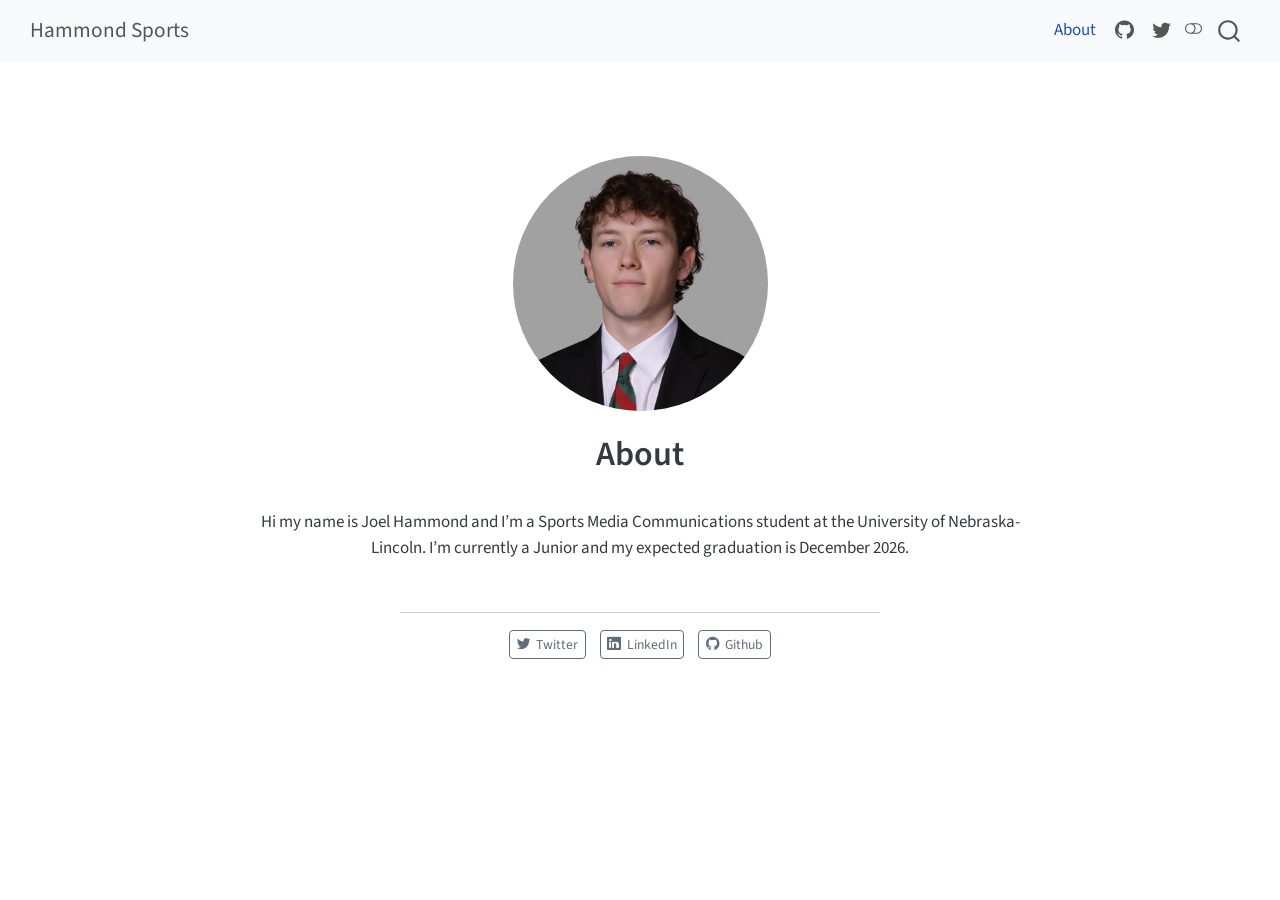
<file: about.html>
<!DOCTYPE html>
<html xmlns="http://www.w3.org/1999/xhtml" lang="en" xml:lang="en"><head>

<meta charset="utf-8">
<meta name="generator" content="quarto-1.5.57">

<meta name="viewport" content="width=device-width, initial-scale=1.0, user-scalable=yes">


<title>About – Hammond Sports</title>
<style>
code{white-space: pre-wrap;}
span.smallcaps{font-variant: small-caps;}
div.columns{display: flex; gap: min(4vw, 1.5em);}
div.column{flex: auto; overflow-x: auto;}
div.hanging-indent{margin-left: 1.5em; text-indent: -1.5em;}
ul.task-list{list-style: none;}
ul.task-list li input[type="checkbox"] {
  width: 0.8em;
  margin: 0 0.8em 0.2em -1em; /* quarto-specific, see https://github.com/quarto-dev/quarto-cli/issues/4556 */ 
  vertical-align: middle;
}
</style>


<script src="site_libs/quarto-nav/quarto-nav.js"></script>
<script src="site_libs/quarto-nav/headroom.min.js"></script>
<script src="site_libs/clipboard/clipboard.min.js"></script>
<script src="site_libs/quarto-search/autocomplete.umd.js"></script>
<script src="site_libs/quarto-search/fuse.min.js"></script>
<script src="site_libs/quarto-search/quarto-search.js"></script>
<meta name="quarto:offset" content="./">
<link href="./logo.png" rel="icon" type="image/png">
<script src="site_libs/quarto-html/quarto.js"></script>
<script src="site_libs/quarto-html/popper.min.js"></script>
<script src="site_libs/quarto-html/tippy.umd.min.js"></script>
<link href="site_libs/quarto-html/tippy.css" rel="stylesheet">
<link href="site_libs/quarto-html/quarto-syntax-highlighting.css" rel="stylesheet" class="quarto-color-scheme" id="quarto-text-highlighting-styles">
<link href="site_libs/quarto-html/quarto-syntax-highlighting-dark.css" rel="prefetch" class="quarto-color-scheme quarto-color-alternate" id="quarto-text-highlighting-styles">
<script src="site_libs/bootstrap/bootstrap.min.js"></script>
<link href="site_libs/bootstrap/bootstrap-icons.css" rel="stylesheet">
<link href="site_libs/bootstrap/bootstrap.min.css" rel="stylesheet" class="quarto-color-scheme" id="quarto-bootstrap" data-mode="light">
<link href="site_libs/bootstrap/bootstrap-dark.min.css" rel="prefetch" class="quarto-color-scheme quarto-color-alternate" id="quarto-bootstrap" data-mode="light">
<script id="quarto-search-options" type="application/json">{
  "location": "navbar",
  "copy-button": false,
  "collapse-after": 3,
  "panel-placement": "end",
  "type": "overlay",
  "limit": 50,
  "keyboard-shortcut": [
    "f",
    "/",
    "s"
  ],
  "show-item-context": false,
  "language": {
    "search-no-results-text": "No results",
    "search-matching-documents-text": "matching documents",
    "search-copy-link-title": "Copy link to search",
    "search-hide-matches-text": "Hide additional matches",
    "search-more-match-text": "more match in this document",
    "search-more-matches-text": "more matches in this document",
    "search-clear-button-title": "Clear",
    "search-text-placeholder": "",
    "search-detached-cancel-button-title": "Cancel",
    "search-submit-button-title": "Submit",
    "search-label": "Search"
  }
}</script>


<link rel="stylesheet" href="styles.css">
</head>

<body class="nav-fixed fullcontent">

<div id="quarto-search-results"></div>
  <header id="quarto-header" class="headroom fixed-top">
    <nav class="navbar navbar-expand-lg " data-bs-theme="dark">
      <div class="navbar-container container-fluid">
      <div class="navbar-brand-container mx-auto">
    <a class="navbar-brand" href="./index.html">
    <span class="navbar-title">Hammond Sports</span>
    </a>
  </div>
            <div id="quarto-search" class="" title="Search"></div>
          <button class="navbar-toggler" type="button" data-bs-toggle="collapse" data-bs-target="#navbarCollapse" aria-controls="navbarCollapse" role="menu" aria-expanded="false" aria-label="Toggle navigation" onclick="if (window.quartoToggleHeadroom) { window.quartoToggleHeadroom(); }">
  <span class="navbar-toggler-icon"></span>
</button>
          <div class="collapse navbar-collapse" id="navbarCollapse">
            <ul class="navbar-nav navbar-nav-scroll ms-auto">
  <li class="nav-item">
    <a class="nav-link active" href="./about.html" aria-current="page"> 
<span class="menu-text">About</span></a>
  </li>  
  <li class="nav-item compact">
    <a class="nav-link" href="https://github.com/JoelHammond1"> <i class="bi bi-github" role="img">
</i> 
<span class="menu-text"></span></a>
  </li>  
  <li class="nav-item compact">
    <a class="nav-link" href="https://x.com/GBR_GoBigRed"> <i class="bi bi-twitter" role="img">
</i> 
<span class="menu-text"></span></a>
  </li>  
</ul>
          </div> <!-- /navcollapse -->
            <div class="quarto-navbar-tools">
  <a href="" class="quarto-color-scheme-toggle quarto-navigation-tool  px-1" onclick="window.quartoToggleColorScheme(); return false;" title="Toggle dark mode"><i class="bi"></i></a>
</div>
      </div> <!-- /container-fluid -->
    </nav>
</header>
<!-- content -->
<div id="quarto-content" class="quarto-container page-columns page-rows-contents page-layout-article page-navbar">
<!-- sidebar -->
<!-- margin-sidebar -->
    
<!-- main -->
<div class="quarto-about-jolla">
  <img src="ProfilePic.jpeg" class="about-image
  round " style="height: 15em; width: 15em;">
 <header id="title-block-header" class="quarto-title-block default">
<div class="quarto-title">
<h1 class="title">About</h1>
</div>
<div class="quarto-title-meta">
  </div>
</header><main class="content" id="quarto-document-content">
<p>Hi my name is Joel Hammond and I’m a Sports Media Communications student at the University of Nebraska-Lincoln. I’m currently a Junior and my expected graduation is December 2026.</p>


</main> 
  <hr class="about-sep">
   <div class="about-links">
  <a href="https://x.com/GBR_GoBigRed" class="about-link" rel="" target="">
    <i class="bi bi-twitter"></i>
     <span class="about-link-text">Twitter</span>
  </a>
  <a href="https://www.linkedin.com/in/joel-hammond-32026a364/" class="about-link" rel="" target="">
    <i class="bi bi-linkedin"></i>
     <span class="about-link-text">LinkedIn</span>
  </a>
  <a href="https://github.com/JoelHammond1" class="about-link" rel="" target="">
    <i class="bi bi-github"></i>
     <span class="about-link-text">Github</span>
  </a>
</div>
</div>
 <!-- /main -->
<script id="quarto-html-after-body" type="application/javascript">
window.document.addEventListener("DOMContentLoaded", function (event) {
  const toggleBodyColorMode = (bsSheetEl) => {
    const mode = bsSheetEl.getAttribute("data-mode");
    const bodyEl = window.document.querySelector("body");
    if (mode === "dark") {
      bodyEl.classList.add("quarto-dark");
      bodyEl.classList.remove("quarto-light");
    } else {
      bodyEl.classList.add("quarto-light");
      bodyEl.classList.remove("quarto-dark");
    }
  }
  const toggleBodyColorPrimary = () => {
    const bsSheetEl = window.document.querySelector("link#quarto-bootstrap");
    if (bsSheetEl) {
      toggleBodyColorMode(bsSheetEl);
    }
  }
  toggleBodyColorPrimary();  
  const disableStylesheet = (stylesheets) => {
    for (let i=0; i < stylesheets.length; i++) {
      const stylesheet = stylesheets[i];
      stylesheet.rel = 'prefetch';
    }
  }
  const enableStylesheet = (stylesheets) => {
    for (let i=0; i < stylesheets.length; i++) {
      const stylesheet = stylesheets[i];
      stylesheet.rel = 'stylesheet';
    }
  }
  const manageTransitions = (selector, allowTransitions) => {
    const els = window.document.querySelectorAll(selector);
    for (let i=0; i < els.length; i++) {
      const el = els[i];
      if (allowTransitions) {
        el.classList.remove('notransition');
      } else {
        el.classList.add('notransition');
      }
    }
  }
  const toggleGiscusIfUsed = (isAlternate, darkModeDefault) => {
    const baseTheme = document.querySelector('#giscus-base-theme')?.value ?? 'light';
    const alternateTheme = document.querySelector('#giscus-alt-theme')?.value ?? 'dark';
    let newTheme = '';
    if(darkModeDefault) {
      newTheme = isAlternate ? baseTheme : alternateTheme;
    } else {
      newTheme = isAlternate ? alternateTheme : baseTheme;
    }
    const changeGiscusTheme = () => {
      // From: https://github.com/giscus/giscus/issues/336
      const sendMessage = (message) => {
        const iframe = document.querySelector('iframe.giscus-frame');
        if (!iframe) return;
        iframe.contentWindow.postMessage({ giscus: message }, 'https://giscus.app');
      }
      sendMessage({
        setConfig: {
          theme: newTheme
        }
      });
    }
    const isGiscussLoaded = window.document.querySelector('iframe.giscus-frame') !== null;
    if (isGiscussLoaded) {
      changeGiscusTheme();
    }
  }
  const toggleColorMode = (alternate) => {
    // Switch the stylesheets
    const alternateStylesheets = window.document.querySelectorAll('link.quarto-color-scheme.quarto-color-alternate');
    manageTransitions('#quarto-margin-sidebar .nav-link', false);
    if (alternate) {
      enableStylesheet(alternateStylesheets);
      for (const sheetNode of alternateStylesheets) {
        if (sheetNode.id === "quarto-bootstrap") {
          toggleBodyColorMode(sheetNode);
        }
      }
    } else {
      disableStylesheet(alternateStylesheets);
      toggleBodyColorPrimary();
    }
    manageTransitions('#quarto-margin-sidebar .nav-link', true);
    // Switch the toggles
    const toggles = window.document.querySelectorAll('.quarto-color-scheme-toggle');
    for (let i=0; i < toggles.length; i++) {
      const toggle = toggles[i];
      if (toggle) {
        if (alternate) {
          toggle.classList.add("alternate");     
        } else {
          toggle.classList.remove("alternate");
        }
      }
    }
    // Hack to workaround the fact that safari doesn't
    // properly recolor the scrollbar when toggling (#1455)
    if (navigator.userAgent.indexOf('Safari') > 0 && navigator.userAgent.indexOf('Chrome') == -1) {
      manageTransitions("body", false);
      window.scrollTo(0, 1);
      setTimeout(() => {
        window.scrollTo(0, 0);
        manageTransitions("body", true);
      }, 40);  
    }
  }
  const isFileUrl = () => { 
    return window.location.protocol === 'file:';
  }
  const hasAlternateSentinel = () => {  
    let styleSentinel = getColorSchemeSentinel();
    if (styleSentinel !== null) {
      return styleSentinel === "alternate";
    } else {
      return false;
    }
  }
  const setStyleSentinel = (alternate) => {
    const value = alternate ? "alternate" : "default";
    if (!isFileUrl()) {
      window.localStorage.setItem("quarto-color-scheme", value);
    } else {
      localAlternateSentinel = value;
    }
  }
  const getColorSchemeSentinel = () => {
    if (!isFileUrl()) {
      const storageValue = window.localStorage.getItem("quarto-color-scheme");
      return storageValue != null ? storageValue : localAlternateSentinel;
    } else {
      return localAlternateSentinel;
    }
  }
  const darkModeDefault = false;
  let localAlternateSentinel = darkModeDefault ? 'alternate' : 'default';
  // Dark / light mode switch
  window.quartoToggleColorScheme = () => {
    // Read the current dark / light value 
    let toAlternate = !hasAlternateSentinel();
    toggleColorMode(toAlternate);
    setStyleSentinel(toAlternate);
    toggleGiscusIfUsed(toAlternate, darkModeDefault);
  };
  // Ensure there is a toggle, if there isn't float one in the top right
  if (window.document.querySelector('.quarto-color-scheme-toggle') === null) {
    const a = window.document.createElement('a');
    a.classList.add('top-right');
    a.classList.add('quarto-color-scheme-toggle');
    a.href = "";
    a.onclick = function() { try { window.quartoToggleColorScheme(); } catch {} return false; };
    const i = window.document.createElement("i");
    i.classList.add('bi');
    a.appendChild(i);
    window.document.body.appendChild(a);
  }
  // Switch to dark mode if need be
  if (hasAlternateSentinel()) {
    toggleColorMode(true);
  } else {
    toggleColorMode(false);
  }
  const isCodeAnnotation = (el) => {
    for (const clz of el.classList) {
      if (clz.startsWith('code-annotation-')) {                     
        return true;
      }
    }
    return false;
  }
  const onCopySuccess = function(e) {
    // button target
    const button = e.trigger;
    // don't keep focus
    button.blur();
    // flash "checked"
    button.classList.add('code-copy-button-checked');
    var currentTitle = button.getAttribute("title");
    button.setAttribute("title", "Copied!");
    let tooltip;
    if (window.bootstrap) {
      button.setAttribute("data-bs-toggle", "tooltip");
      button.setAttribute("data-bs-placement", "left");
      button.setAttribute("data-bs-title", "Copied!");
      tooltip = new bootstrap.Tooltip(button, 
        { trigger: "manual", 
          customClass: "code-copy-button-tooltip",
          offset: [0, -8]});
      tooltip.show();    
    }
    setTimeout(function() {
      if (tooltip) {
        tooltip.hide();
        button.removeAttribute("data-bs-title");
        button.removeAttribute("data-bs-toggle");
        button.removeAttribute("data-bs-placement");
      }
      button.setAttribute("title", currentTitle);
      button.classList.remove('code-copy-button-checked');
    }, 1000);
    // clear code selection
    e.clearSelection();
  }
  const getTextToCopy = function(trigger) {
      const codeEl = trigger.previousElementSibling.cloneNode(true);
      for (const childEl of codeEl.children) {
        if (isCodeAnnotation(childEl)) {
          childEl.remove();
        }
      }
      return codeEl.innerText;
  }
  const clipboard = new window.ClipboardJS('.code-copy-button:not([data-in-quarto-modal])', {
    text: getTextToCopy
  });
  clipboard.on('success', onCopySuccess);
  if (window.document.getElementById('quarto-embedded-source-code-modal')) {
    // For code content inside modals, clipBoardJS needs to be initialized with a container option
    // TODO: Check when it could be a function (https://github.com/zenorocha/clipboard.js/issues/860)
    const clipboardModal = new window.ClipboardJS('.code-copy-button[data-in-quarto-modal]', {
      text: getTextToCopy,
      container: window.document.getElementById('quarto-embedded-source-code-modal')
    });
    clipboardModal.on('success', onCopySuccess);
  }
    var localhostRegex = new RegExp(/^(?:http|https):\/\/localhost\:?[0-9]*\//);
    var mailtoRegex = new RegExp(/^mailto:/);
      var filterRegex = new RegExp('/' + window.location.host + '/');
    var isInternal = (href) => {
        return filterRegex.test(href) || localhostRegex.test(href) || mailtoRegex.test(href);
    }
    // Inspect non-navigation links and adorn them if external
 	var links = window.document.querySelectorAll('a[href]:not(.nav-link):not(.navbar-brand):not(.toc-action):not(.sidebar-link):not(.sidebar-item-toggle):not(.pagination-link):not(.no-external):not([aria-hidden]):not(.dropdown-item):not(.quarto-navigation-tool):not(.about-link)');
    for (var i=0; i<links.length; i++) {
      const link = links[i];
      if (!isInternal(link.href)) {
        // undo the damage that might have been done by quarto-nav.js in the case of
        // links that we want to consider external
        if (link.dataset.originalHref !== undefined) {
          link.href = link.dataset.originalHref;
        }
      }
    }
  function tippyHover(el, contentFn, onTriggerFn, onUntriggerFn) {
    const config = {
      allowHTML: true,
      maxWidth: 500,
      delay: 100,
      arrow: false,
      appendTo: function(el) {
          return el.parentElement;
      },
      interactive: true,
      interactiveBorder: 10,
      theme: 'quarto',
      placement: 'bottom-start',
    };
    if (contentFn) {
      config.content = contentFn;
    }
    if (onTriggerFn) {
      config.onTrigger = onTriggerFn;
    }
    if (onUntriggerFn) {
      config.onUntrigger = onUntriggerFn;
    }
    window.tippy(el, config); 
  }
  const noterefs = window.document.querySelectorAll('a[role="doc-noteref"]');
  for (var i=0; i<noterefs.length; i++) {
    const ref = noterefs[i];
    tippyHover(ref, function() {
      // use id or data attribute instead here
      let href = ref.getAttribute('data-footnote-href') || ref.getAttribute('href');
      try { href = new URL(href).hash; } catch {}
      const id = href.replace(/^#\/?/, "");
      const note = window.document.getElementById(id);
      if (note) {
        return note.innerHTML;
      } else {
        return "";
      }
    });
  }
  const xrefs = window.document.querySelectorAll('a.quarto-xref');
  const processXRef = (id, note) => {
    // Strip column container classes
    const stripColumnClz = (el) => {
      el.classList.remove("page-full", "page-columns");
      if (el.children) {
        for (const child of el.children) {
          stripColumnClz(child);
        }
      }
    }
    stripColumnClz(note)
    if (id === null || id.startsWith('sec-')) {
      // Special case sections, only their first couple elements
      const container = document.createElement("div");
      if (note.children && note.children.length > 2) {
        container.appendChild(note.children[0].cloneNode(true));
        for (let i = 1; i < note.children.length; i++) {
          const child = note.children[i];
          if (child.tagName === "P" && child.innerText === "") {
            continue;
          } else {
            container.appendChild(child.cloneNode(true));
            break;
          }
        }
        if (window.Quarto?.typesetMath) {
          window.Quarto.typesetMath(container);
        }
        return container.innerHTML
      } else {
        if (window.Quarto?.typesetMath) {
          window.Quarto.typesetMath(note);
        }
        return note.innerHTML;
      }
    } else {
      // Remove any anchor links if they are present
      const anchorLink = note.querySelector('a.anchorjs-link');
      if (anchorLink) {
        anchorLink.remove();
      }
      if (window.Quarto?.typesetMath) {
        window.Quarto.typesetMath(note);
      }
      // TODO in 1.5, we should make sure this works without a callout special case
      if (note.classList.contains("callout")) {
        return note.outerHTML;
      } else {
        return note.innerHTML;
      }
    }
  }
  for (var i=0; i<xrefs.length; i++) {
    const xref = xrefs[i];
    tippyHover(xref, undefined, function(instance) {
      instance.disable();
      let url = xref.getAttribute('href');
      let hash = undefined; 
      if (url.startsWith('#')) {
        hash = url;
      } else {
        try { hash = new URL(url).hash; } catch {}
      }
      if (hash) {
        const id = hash.replace(/^#\/?/, "");
        const note = window.document.getElementById(id);
        if (note !== null) {
          try {
            const html = processXRef(id, note.cloneNode(true));
            instance.setContent(html);
          } finally {
            instance.enable();
            instance.show();
          }
        } else {
          // See if we can fetch this
          fetch(url.split('#')[0])
          .then(res => res.text())
          .then(html => {
            const parser = new DOMParser();
            const htmlDoc = parser.parseFromString(html, "text/html");
            const note = htmlDoc.getElementById(id);
            if (note !== null) {
              const html = processXRef(id, note);
              instance.setContent(html);
            } 
          }).finally(() => {
            instance.enable();
            instance.show();
          });
        }
      } else {
        // See if we can fetch a full url (with no hash to target)
        // This is a special case and we should probably do some content thinning / targeting
        fetch(url)
        .then(res => res.text())
        .then(html => {
          const parser = new DOMParser();
          const htmlDoc = parser.parseFromString(html, "text/html");
          const note = htmlDoc.querySelector('main.content');
          if (note !== null) {
            // This should only happen for chapter cross references
            // (since there is no id in the URL)
            // remove the first header
            if (note.children.length > 0 && note.children[0].tagName === "HEADER") {
              note.children[0].remove();
            }
            const html = processXRef(null, note);
            instance.setContent(html);
          } 
        }).finally(() => {
          instance.enable();
          instance.show();
        });
      }
    }, function(instance) {
    });
  }
      let selectedAnnoteEl;
      const selectorForAnnotation = ( cell, annotation) => {
        let cellAttr = 'data-code-cell="' + cell + '"';
        let lineAttr = 'data-code-annotation="' +  annotation + '"';
        const selector = 'span[' + cellAttr + '][' + lineAttr + ']';
        return selector;
      }
      const selectCodeLines = (annoteEl) => {
        const doc = window.document;
        const targetCell = annoteEl.getAttribute("data-target-cell");
        const targetAnnotation = annoteEl.getAttribute("data-target-annotation");
        const annoteSpan = window.document.querySelector(selectorForAnnotation(targetCell, targetAnnotation));
        const lines = annoteSpan.getAttribute("data-code-lines").split(",");
        const lineIds = lines.map((line) => {
          return targetCell + "-" + line;
        })
        let top = null;
        let height = null;
        let parent = null;
        if (lineIds.length > 0) {
            //compute the position of the single el (top and bottom and make a div)
            const el = window.document.getElementById(lineIds[0]);
            top = el.offsetTop;
            height = el.offsetHeight;
            parent = el.parentElement.parentElement;
          if (lineIds.length > 1) {
            const lastEl = window.document.getElementById(lineIds[lineIds.length - 1]);
            const bottom = lastEl.offsetTop + lastEl.offsetHeight;
            height = bottom - top;
          }
          if (top !== null && height !== null && parent !== null) {
            // cook up a div (if necessary) and position it 
            let div = window.document.getElementById("code-annotation-line-highlight");
            if (div === null) {
              div = window.document.createElement("div");
              div.setAttribute("id", "code-annotation-line-highlight");
              div.style.position = 'absolute';
              parent.appendChild(div);
            }
            div.style.top = top - 2 + "px";
            div.style.height = height + 4 + "px";
            div.style.left = 0;
            let gutterDiv = window.document.getElementById("code-annotation-line-highlight-gutter");
            if (gutterDiv === null) {
              gutterDiv = window.document.createElement("div");
              gutterDiv.setAttribute("id", "code-annotation-line-highlight-gutter");
              gutterDiv.style.position = 'absolute';
              const codeCell = window.document.getElementById(targetCell);
              const gutter = codeCell.querySelector('.code-annotation-gutter');
              gutter.appendChild(gutterDiv);
            }
            gutterDiv.style.top = top - 2 + "px";
            gutterDiv.style.height = height + 4 + "px";
          }
          selectedAnnoteEl = annoteEl;
        }
      };
      const unselectCodeLines = () => {
        const elementsIds = ["code-annotation-line-highlight", "code-annotation-line-highlight-gutter"];
        elementsIds.forEach((elId) => {
          const div = window.document.getElementById(elId);
          if (div) {
            div.remove();
          }
        });
        selectedAnnoteEl = undefined;
      };
        // Handle positioning of the toggle
    window.addEventListener(
      "resize",
      throttle(() => {
        elRect = undefined;
        if (selectedAnnoteEl) {
          selectCodeLines(selectedAnnoteEl);
        }
      }, 10)
    );
    function throttle(fn, ms) {
    let throttle = false;
    let timer;
      return (...args) => {
        if(!throttle) { // first call gets through
            fn.apply(this, args);
            throttle = true;
        } else { // all the others get throttled
            if(timer) clearTimeout(timer); // cancel #2
            timer = setTimeout(() => {
              fn.apply(this, args);
              timer = throttle = false;
            }, ms);
        }
      };
    }
      // Attach click handler to the DT
      const annoteDls = window.document.querySelectorAll('dt[data-target-cell]');
      for (const annoteDlNode of annoteDls) {
        annoteDlNode.addEventListener('click', (event) => {
          const clickedEl = event.target;
          if (clickedEl !== selectedAnnoteEl) {
            unselectCodeLines();
            const activeEl = window.document.querySelector('dt[data-target-cell].code-annotation-active');
            if (activeEl) {
              activeEl.classList.remove('code-annotation-active');
            }
            selectCodeLines(clickedEl);
            clickedEl.classList.add('code-annotation-active');
          } else {
            // Unselect the line
            unselectCodeLines();
            clickedEl.classList.remove('code-annotation-active');
          }
        });
      }
  const findCites = (el) => {
    const parentEl = el.parentElement;
    if (parentEl) {
      const cites = parentEl.dataset.cites;
      if (cites) {
        return {
          el,
          cites: cites.split(' ')
        };
      } else {
        return findCites(el.parentElement)
      }
    } else {
      return undefined;
    }
  };
  var bibliorefs = window.document.querySelectorAll('a[role="doc-biblioref"]');
  for (var i=0; i<bibliorefs.length; i++) {
    const ref = bibliorefs[i];
    const citeInfo = findCites(ref);
    if (citeInfo) {
      tippyHover(citeInfo.el, function() {
        var popup = window.document.createElement('div');
        citeInfo.cites.forEach(function(cite) {
          var citeDiv = window.document.createElement('div');
          citeDiv.classList.add('hanging-indent');
          citeDiv.classList.add('csl-entry');
          var biblioDiv = window.document.getElementById('ref-' + cite);
          if (biblioDiv) {
            citeDiv.innerHTML = biblioDiv.innerHTML;
          }
          popup.appendChild(citeDiv);
        });
        return popup.innerHTML;
      });
    }
  }
});
</script>
</div> <!-- /content -->




</body></html>
</file>
<file: site_libs/quarto-html/tippy.css>
.tippy-box[data-animation=fade][data-state=hidden]{opacity:0}[data-tippy-root]{max-width:calc(100vw - 10px)}.tippy-box{position:relative;background-color:#333;color:#fff;border-radius:4px;font-size:14px;line-height:1.4;white-space:normal;outline:0;transition-property:transform,visibility,opacity}.tippy-box[data-placement^=top]>.tippy-arrow{bottom:0}.tippy-box[data-placement^=top]>.tippy-arrow:before{bottom:-7px;left:0;border-width:8px 8px 0;border-top-color:initial;transform-origin:center top}.tippy-box[data-placement^=bottom]>.tippy-arrow{top:0}.tippy-box[data-placement^=bottom]>.tippy-arrow:before{top:-7px;left:0;border-width:0 8px 8px;border-bottom-color:initial;transform-origin:center bottom}.tippy-box[data-placement^=left]>.tippy-arrow{right:0}.tippy-box[data-placement^=left]>.tippy-arrow:before{border-width:8px 0 8px 8px;border-left-color:initial;right:-7px;transform-origin:center left}.tippy-box[data-placement^=right]>.tippy-arrow{left:0}.tippy-box[data-placement^=right]>.tippy-arrow:before{left:-7px;border-width:8px 8px 8px 0;border-right-color:initial;transform-origin:center right}.tippy-box[data-inertia][data-state=visible]{transition-timing-function:cubic-bezier(.54,1.5,.38,1.11)}.tippy-arrow{width:16px;height:16px;color:#333}.tippy-arrow:before{content:"";position:absolute;border-color:transparent;border-style:solid}.tippy-content{position:relative;padding:5px 9px;z-index:1}
</file>
<file: site_libs/quarto-html/quarto-syntax-highlighting.css>
/* quarto syntax highlight colors */
:root {
  --quarto-hl-ot-color: #003B4F;
  --quarto-hl-at-color: #657422;
  --quarto-hl-ss-color: #20794D;
  --quarto-hl-an-color: #5E5E5E;
  --quarto-hl-fu-color: #4758AB;
  --quarto-hl-st-color: #20794D;
  --quarto-hl-cf-color: #003B4F;
  --quarto-hl-op-color: #5E5E5E;
  --quarto-hl-er-color: #AD0000;
  --quarto-hl-bn-color: #AD0000;
  --quarto-hl-al-color: #AD0000;
  --quarto-hl-va-color: #111111;
  --quarto-hl-bu-color: inherit;
  --quarto-hl-ex-color: inherit;
  --quarto-hl-pp-color: #AD0000;
  --quarto-hl-in-color: #5E5E5E;
  --quarto-hl-vs-color: #20794D;
  --quarto-hl-wa-color: #5E5E5E;
  --quarto-hl-do-color: #5E5E5E;
  --quarto-hl-im-color: #00769E;
  --quarto-hl-ch-color: #20794D;
  --quarto-hl-dt-color: #AD0000;
  --quarto-hl-fl-color: #AD0000;
  --quarto-hl-co-color: #5E5E5E;
  --quarto-hl-cv-color: #5E5E5E;
  --quarto-hl-cn-color: #8f5902;
  --quarto-hl-sc-color: #5E5E5E;
  --quarto-hl-dv-color: #AD0000;
  --quarto-hl-kw-color: #003B4F;
}

/* other quarto variables */
:root {
  --quarto-font-monospace: SFMono-Regular, Menlo, Monaco, Consolas, "Liberation Mono", "Courier New", monospace;
}

pre > code.sourceCode > span {
  color: #003B4F;
}

code span {
  color: #003B4F;
}

code.sourceCode > span {
  color: #003B4F;
}

div.sourceCode,
div.sourceCode pre.sourceCode {
  color: #003B4F;
}

code span.ot {
  color: #003B4F;
  font-style: inherit;
}

code span.at {
  color: #657422;
  font-style: inherit;
}

code span.ss {
  color: #20794D;
  font-style: inherit;
}

code span.an {
  color: #5E5E5E;
  font-style: inherit;
}

code span.fu {
  color: #4758AB;
  font-style: inherit;
}

code span.st {
  color: #20794D;
  font-style: inherit;
}

code span.cf {
  color: #003B4F;
  font-weight: bold;
  font-style: inherit;
}

code span.op {
  color: #5E5E5E;
  font-style: inherit;
}

code span.er {
  color: #AD0000;
  font-style: inherit;
}

code span.bn {
  color: #AD0000;
  font-style: inherit;
}

code span.al {
  color: #AD0000;
  font-style: inherit;
}

code span.va {
  color: #111111;
  font-style: inherit;
}

code span.bu {
  font-style: inherit;
}

code span.ex {
  font-style: inherit;
}

code span.pp {
  color: #AD0000;
  font-style: inherit;
}

code span.in {
  color: #5E5E5E;
  font-style: inherit;
}

code span.vs {
  color: #20794D;
  font-style: inherit;
}

code span.wa {
  color: #5E5E5E;
  font-style: italic;
}

code span.do {
  color: #5E5E5E;
  font-style: italic;
}

code span.im {
  color: #00769E;
  font-style: inherit;
}

code span.ch {
  color: #20794D;
  font-style: inherit;
}

code span.dt {
  color: #AD0000;
  font-style: inherit;
}

code span.fl {
  color: #AD0000;
  font-style: inherit;
}

code span.co {
  color: #5E5E5E;
  font-style: inherit;
}

code span.cv {
  color: #5E5E5E;
  font-style: italic;
}

code span.cn {
  color: #8f5902;
  font-style: inherit;
}

code span.sc {
  color: #5E5E5E;
  font-style: inherit;
}

code span.dv {
  color: #AD0000;
  font-style: inherit;
}

code span.kw {
  color: #003B4F;
  font-weight: bold;
  font-style: inherit;
}

.prevent-inlining {
  content: "</";
}

/*# sourceMappingURL=debc5d5d77c3f9108843748ff7464032.css.map */
</file>
<file: site_libs/quarto-html/quarto-syntax-highlighting-dark.css>
/* quarto syntax highlight colors */
:root {
  --quarto-hl-al-color: #f07178;
  --quarto-hl-an-color: #d4d0ab;
  --quarto-hl-at-color: #00e0e0;
  --quarto-hl-bn-color: #d4d0ab;
  --quarto-hl-bu-color: #abe338;
  --quarto-hl-ch-color: #abe338;
  --quarto-hl-co-color: #f8f8f2;
  --quarto-hl-cv-color: #ffd700;
  --quarto-hl-cn-color: #ffd700;
  --quarto-hl-cf-color: #ffa07a;
  --quarto-hl-dt-color: #ffa07a;
  --quarto-hl-dv-color: #d4d0ab;
  --quarto-hl-do-color: #f8f8f2;
  --quarto-hl-er-color: #f07178;
  --quarto-hl-ex-color: #00e0e0;
  --quarto-hl-fl-color: #d4d0ab;
  --quarto-hl-fu-color: #ffa07a;
  --quarto-hl-im-color: #abe338;
  --quarto-hl-in-color: #d4d0ab;
  --quarto-hl-kw-color: #ffa07a;
  --quarto-hl-op-color: #ffa07a;
  --quarto-hl-ot-color: #00e0e0;
  --quarto-hl-pp-color: #dcc6e0;
  --quarto-hl-re-color: #00e0e0;
  --quarto-hl-sc-color: #abe338;
  --quarto-hl-ss-color: #abe338;
  --quarto-hl-st-color: #abe338;
  --quarto-hl-va-color: #00e0e0;
  --quarto-hl-vs-color: #abe338;
  --quarto-hl-wa-color: #dcc6e0;
}

/* other quarto variables */
:root {
  --quarto-font-monospace: SFMono-Regular, Menlo, Monaco, Consolas, "Liberation Mono", "Courier New", monospace;
}

code span.al {
  background-color: #2a0f15;
  font-weight: bold;
  color: #f07178;
}

code span.an {
  color: #d4d0ab;
}

code span.at {
  color: #00e0e0;
}

code span.bn {
  color: #d4d0ab;
}

code span.bu {
  color: #abe338;
}

code span.ch {
  color: #abe338;
}

code span.co {
  font-style: italic;
  color: #f8f8f2;
}

code span.cv {
  color: #ffd700;
}

code span.cn {
  color: #ffd700;
}

code span.cf {
  font-weight: bold;
  color: #ffa07a;
}

code span.dt {
  color: #ffa07a;
}

code span.dv {
  color: #d4d0ab;
}

code span.do {
  color: #f8f8f2;
}

code span.er {
  color: #f07178;
  text-decoration: underline;
}

code span.ex {
  font-weight: bold;
  color: #00e0e0;
}

code span.fl {
  color: #d4d0ab;
}

code span.fu {
  color: #ffa07a;
}

code span.im {
  color: #abe338;
}

code span.in {
  color: #d4d0ab;
}

code span.kw {
  font-weight: bold;
  color: #ffa07a;
}

pre > code.sourceCode > span {
  color: #f8f8f2;
}

code span {
  color: #f8f8f2;
}

code.sourceCode > span {
  color: #f8f8f2;
}

div.sourceCode,
div.sourceCode pre.sourceCode {
  color: #f8f8f2;
}

code span.op {
  color: #ffa07a;
}

code span.ot {
  color: #00e0e0;
}

code span.pp {
  color: #dcc6e0;
}

code span.re {
  background-color: #f8f8f2;
  color: #00e0e0;
}

code span.sc {
  color: #abe338;
}

code span.ss {
  color: #abe338;
}

code span.st {
  color: #abe338;
}

code span.va {
  color: #00e0e0;
}

code span.vs {
  color: #abe338;
}

code span.wa {
  color: #dcc6e0;
}

.prevent-inlining {
  content: "</";
}

/*# sourceMappingURL=935a306eefa94366c21e1a970dddb765.css.map */
</file>
<file: styles.css>
/* css styles */
</file>
